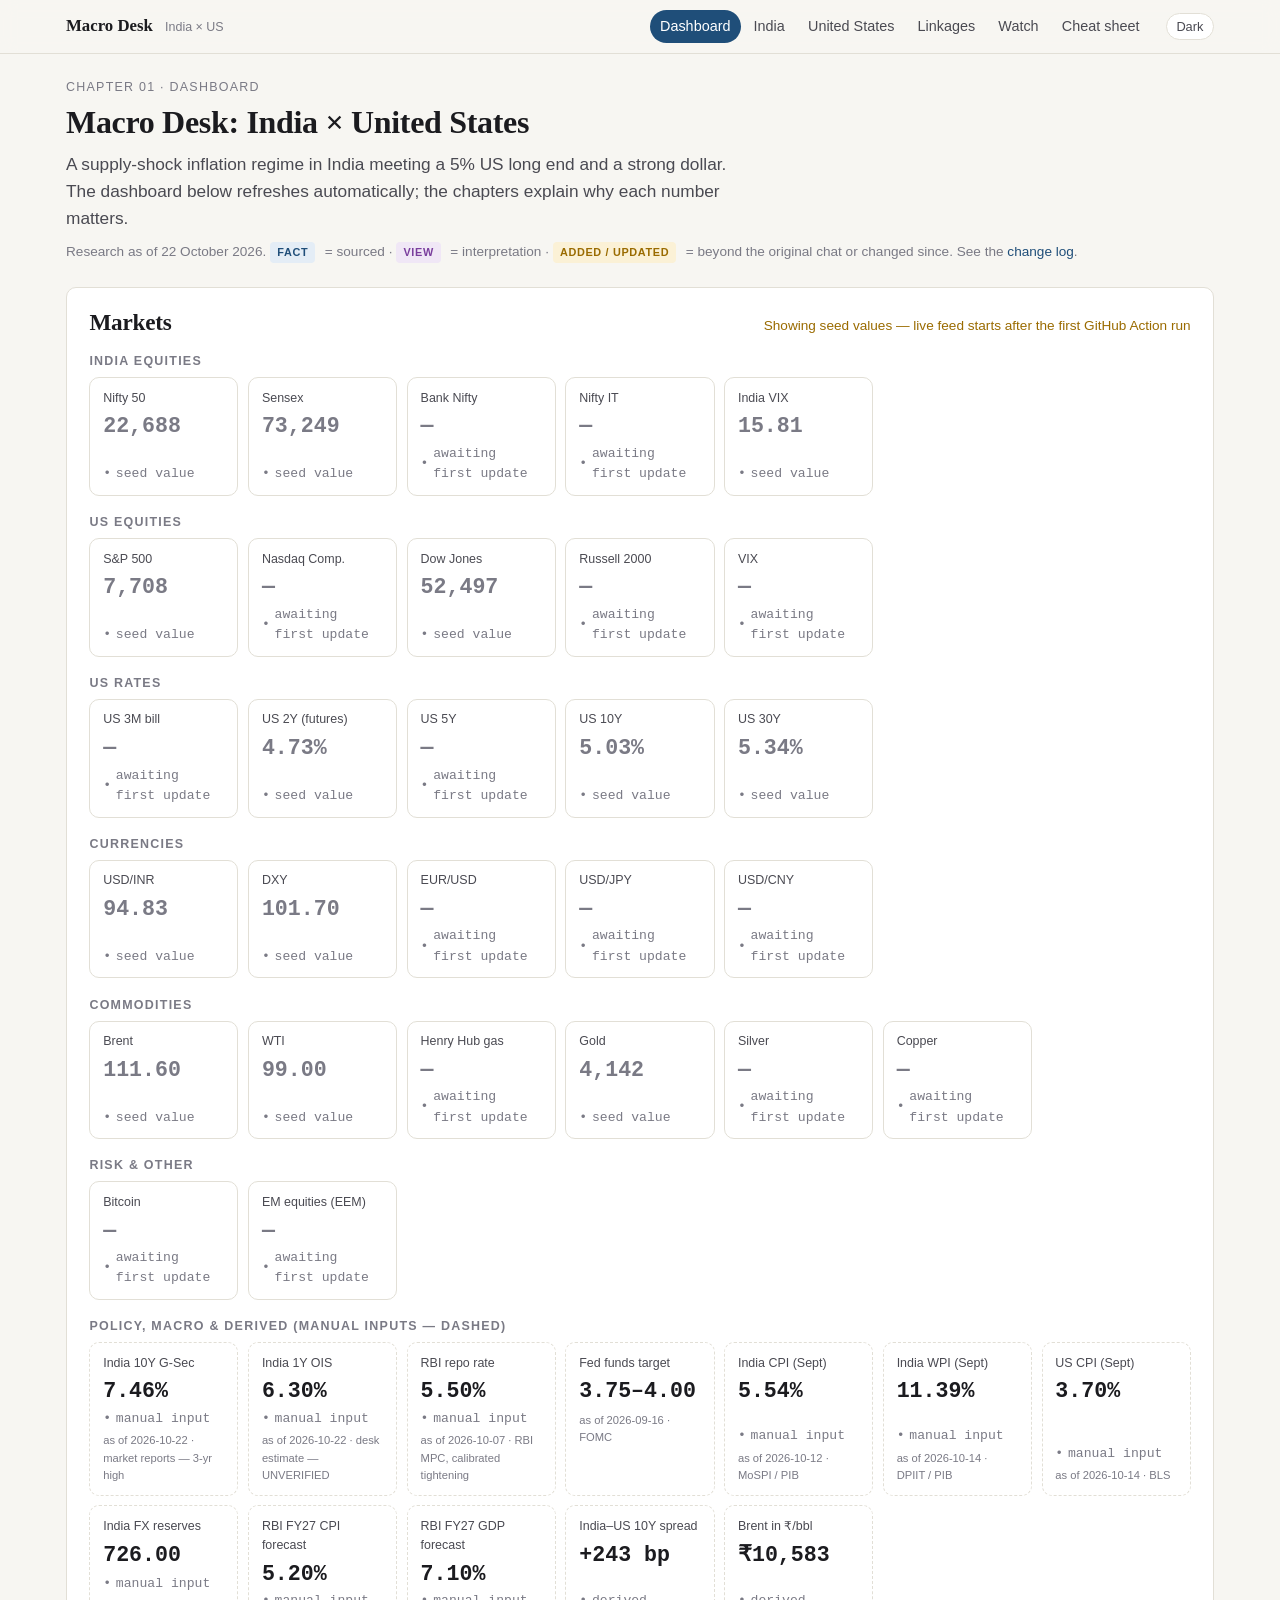
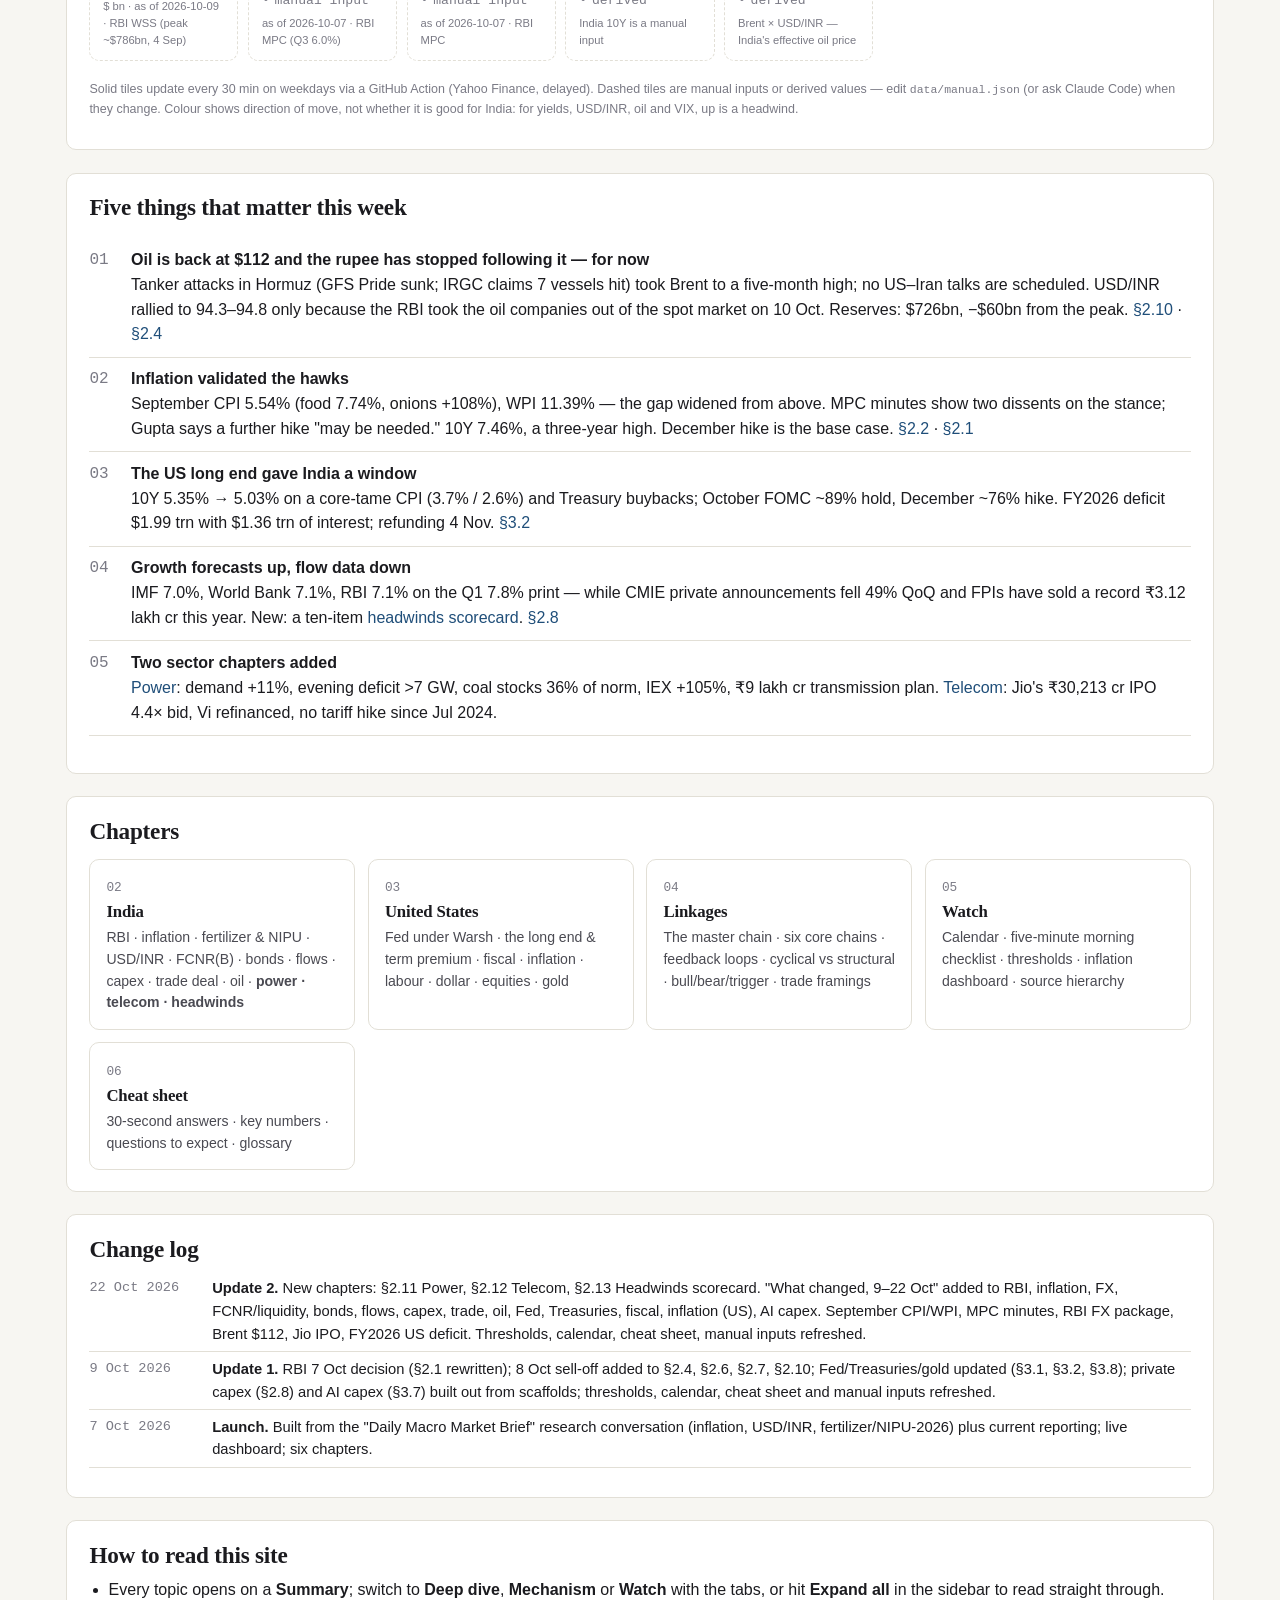
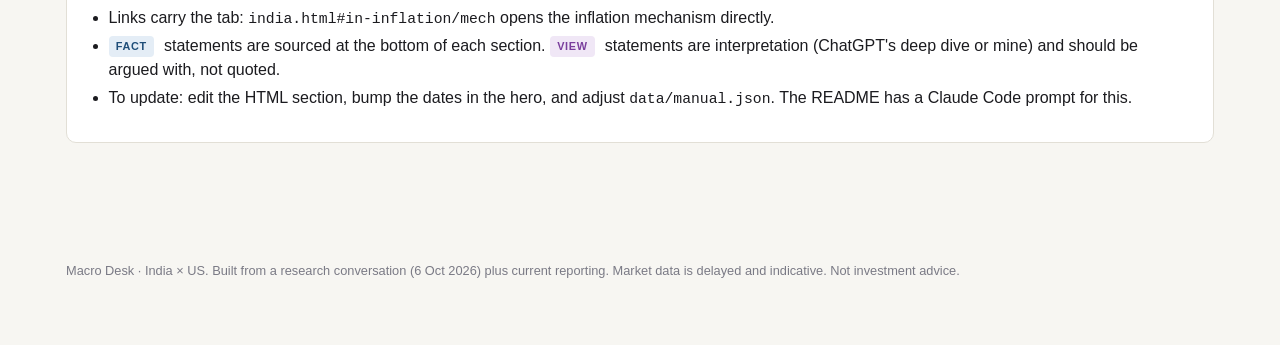
<file: index.html>
<!doctype html>
<html lang="en">
<head>
<meta charset="utf-8">
<meta name="viewport" content="width=device-width, initial-scale=1">
<title>Macro Desk — India × US</title>
<meta name="description" content="A desk briefing on India and US macro: live market dashboard, deep dives on inflation, rates, FX, fertilizer, flows and the causal chains that connect them.">
<link rel="stylesheet" href="assets/style.css">
</head>
<body>
<header class="topbar"><div class="inner">
  <a class="brand" href="index.html">Macro Desk <small>India × US</small></a>
  <nav class="nav">
    <a href="index.html">Dashboard</a><a href="india.html">India</a><a href="us.html">United States</a><a href="linkages.html">Linkages</a><a href="watch.html">Watch</a><a href="cheatsheet.html">Cheat sheet</a>
  </nav>
  <button id="themeBtn" class="theme-btn" type="button">Dark</button>
</div></header>

<main class="page">
<div class="hero">
  <div class="kicker">Chapter 01 · Dashboard</div>
  <h1>Macro Desk: India × United States</h1>
  <p class="lede">A supply-shock inflation regime in India meeting a 5% US long end and a strong dollar. The dashboard below refreshes automatically; the chapters explain why each number matters.</p>
  <p class="meta">Research as of 22 October 2026. <span class="badge fact">Fact</span> = sourced · <span class="badge view">View</span> = interpretation · <span class="badge new">Added / Updated</span> = beyond the original chat or changed since. See the <a href="#changelog">change log</a>.</p>
</div>

<section class="section">
  <div class="dash-head"><h2>Markets</h2><span id="dashStamp" class="stamp">Loading…</span></div>
  <div id="dashboard"><p class="meta">Loading quotes…</p></div>
  <p id="fxEcb" class="legend"></p>
  <p class="legend">Solid tiles update every 30 min on weekdays via a GitHub Action (Yahoo Finance, delayed). Dashed tiles are manual inputs or derived values — edit <code>data/manual.json</code> (or ask Claude Code) when they change. Colour shows direction of move, not whether it is good for India: for yields, USD/INR, oil and VIX, up is a headwind.</p>
</section>

<section class="section">
  <h2>Five things that matter this week</h2>
  <ol class="five">
    <li><div><b>Oil is back at $112 and the rupee has stopped following it — for now</b> Tanker attacks in Hormuz (GFS Pride sunk; IRGC claims 7 vessels hit) took Brent to a five-month high; no US–Iran talks are scheduled. USD/INR rallied to 94.3–94.8 only because the RBI took the oil companies out of the spot market on 10 Oct. Reserves: $726bn, −$60bn from the peak. <a href="india.html#in-oil">§2.10</a> · <a href="india.html#in-fx">§2.4</a></div></li>
    <li><div><b>Inflation validated the hawks</b> September CPI 5.54% (food 7.74%, onions +108%), WPI 11.39% — the gap widened from above. MPC minutes show two dissents on the stance; Gupta says a further hike "may be needed." 10Y 7.46%, a three-year high. December hike is the base case. <a href="india.html#in-inflation">§2.2</a> · <a href="india.html#in-rbi">§2.1</a></div></li>
    <li><div><b>The US long end gave India a window</b> 10Y 5.35% → 5.03% on a core-tame CPI (3.7% / 2.6%) and Treasury buybacks; October FOMC ~89% hold, December ~76% hike. FY2026 deficit $1.99 trn with $1.36 trn of interest; refunding 4 Nov. <a href="us.html#us-treasuries">§3.2</a></div></li>
    <li><div><b>Growth forecasts up, flow data down</b> IMF 7.0%, World Bank 7.1%, RBI 7.1% on the Q1 7.8% print — while CMIE private announcements fell 49% QoQ and FPIs have sold a record ₹3.12 lakh cr this year. New: a ten-item <a href="india.html#in-headwinds">headwinds scorecard</a>. <a href="india.html#in-capex">§2.8</a></div></li>
    <li><div><b>Two sector chapters added</b> <a href="india.html#in-power">Power</a>: demand +11%, evening deficit &gt;7 GW, coal stocks 36% of norm, IEX +105%, ₹9 lakh cr transmission plan. <a href="india.html#in-telecom">Telecom</a>: Jio's ₹30,213 cr IPO 4.4× bid, Vi refinanced, no tariff hike since Jul 2024.</div></li>
  </ol>
</section>

<section class="section">
  <h2>Chapters</h2>
  <div class="chapters">
    <a class="chapter" href="india.html"><span class="n">02</span><h3>India</h3><p>RBI · inflation · fertilizer &amp; NIPU · USD/INR · FCNR(B) · bonds · flows · capex · trade deal · oil · <b>power · telecom · headwinds</b></p></a>
    <a class="chapter" href="us.html"><span class="n">03</span><h3>United States</h3><p>Fed under Warsh · the long end &amp; term premium · fiscal · inflation · labour · dollar · equities · gold</p></a>
    <a class="chapter" href="linkages.html"><span class="n">04</span><h3>Linkages</h3><p>The master chain · six core chains · feedback loops · cyclical vs structural · bull/bear/trigger · trade framings</p></a>
    <a class="chapter" href="watch.html"><span class="n">05</span><h3>Watch</h3><p>Calendar · five-minute morning checklist · thresholds · inflation dashboard · source hierarchy</p></a>
    <a class="chapter" href="cheatsheet.html"><span class="n">06</span><h3>Cheat sheet</h3><p>30-second answers · key numbers · questions to expect · glossary</p></a>
  </div>
</section>

<section class="section" id="changelog">
  <h2>Change log</h2>
  <ul class="timeline">
    <li><span class="d">22 Oct 2026</span><span><b>Update 2.</b> New chapters: §2.11 Power, §2.12 Telecom, §2.13 Headwinds scorecard. "What changed, 9–22 Oct" added to RBI, inflation, FX, FCNR/liquidity, bonds, flows, capex, trade, oil, Fed, Treasuries, fiscal, inflation (US), AI capex. September CPI/WPI, MPC minutes, RBI FX package, Brent $112, Jio IPO, FY2026 US deficit. Thresholds, calendar, cheat sheet, manual inputs refreshed.</span></li>
    <li><span class="d">9 Oct 2026</span><span><b>Update 1.</b> RBI 7 Oct decision (§2.1 rewritten); 8 Oct sell-off added to §2.4, §2.6, §2.7, §2.10; Fed/Treasuries/gold updated (§3.1, §3.2, §3.8); private capex (§2.8) and AI capex (§3.7) built out from scaffolds; thresholds, calendar, cheat sheet and manual inputs refreshed.</span></li>
    <li><span class="d">7 Oct 2026</span><span><b>Launch.</b> Built from the "Daily Macro Market Brief" research conversation (inflation, USD/INR, fertilizer/NIPU-2026) plus current reporting; live dashboard; six chapters.</span></li>
  </ul>
</section>

<section class="section">
  <h2>How to read this site</h2>
  <ul class="tight">
    <li>Every topic opens on a <b>Summary</b>; switch to <b>Deep dive</b>, <b>Mechanism</b> or <b>Watch</b> with the tabs, or hit <b>Expand all</b> in the sidebar to read straight through.</li>
    <li>Links carry the tab: <code>india.html#in-inflation/mech</code> opens the inflation mechanism directly.</li>
    <li><span class="badge fact">Fact</span> statements are sourced at the bottom of each section. <span class="badge view">View</span> statements are interpretation (ChatGPT's deep dive or mine) and should be argued with, not quoted.</li>
    <li>To update: edit the HTML section, bump the dates in the hero, and adjust <code>data/manual.json</code>. The README has a Claude Code prompt for this.</li>
  </ul>
</section>
</main>
<footer>Macro Desk · India × US. Built from a research conversation (6 Oct 2026) plus current reporting. Market data is delayed and indicative. Not investment advice.</footer>
<script src="assets/app.js"></script>
</body>
</html>
</file>
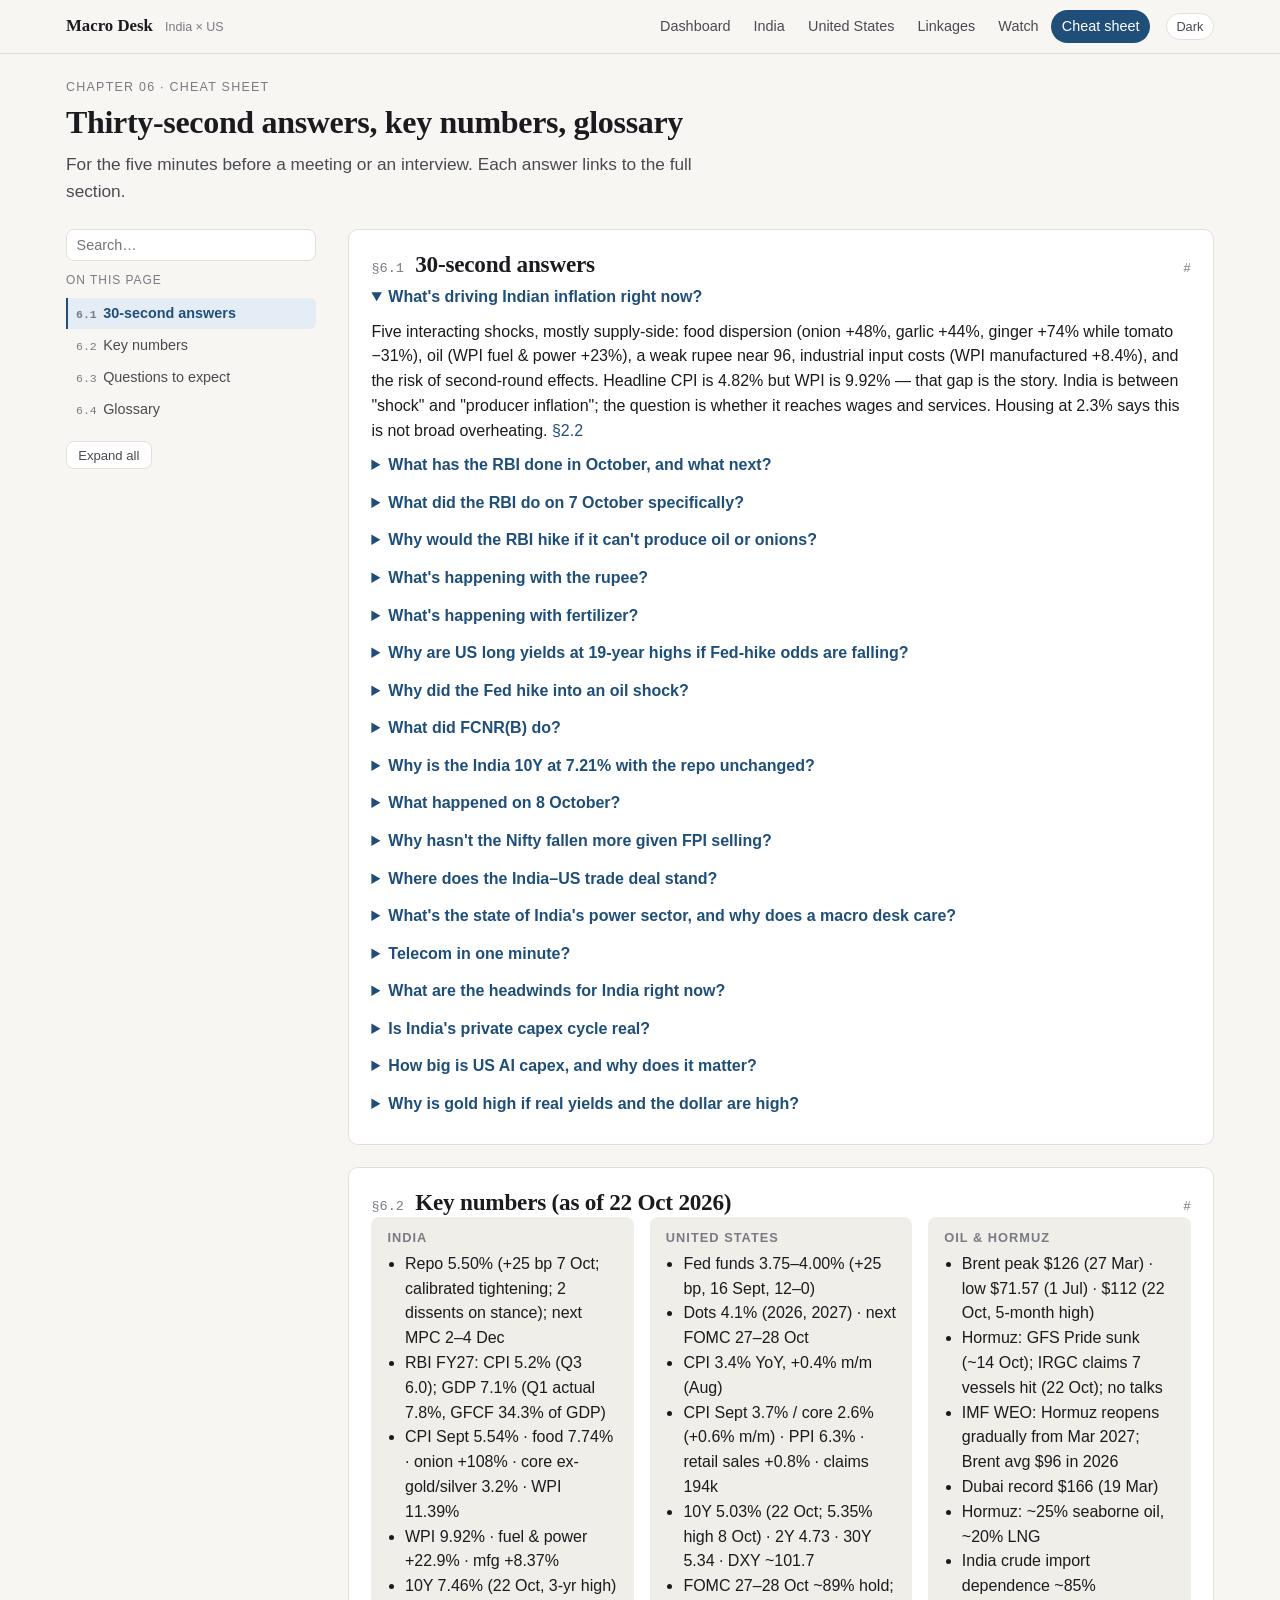
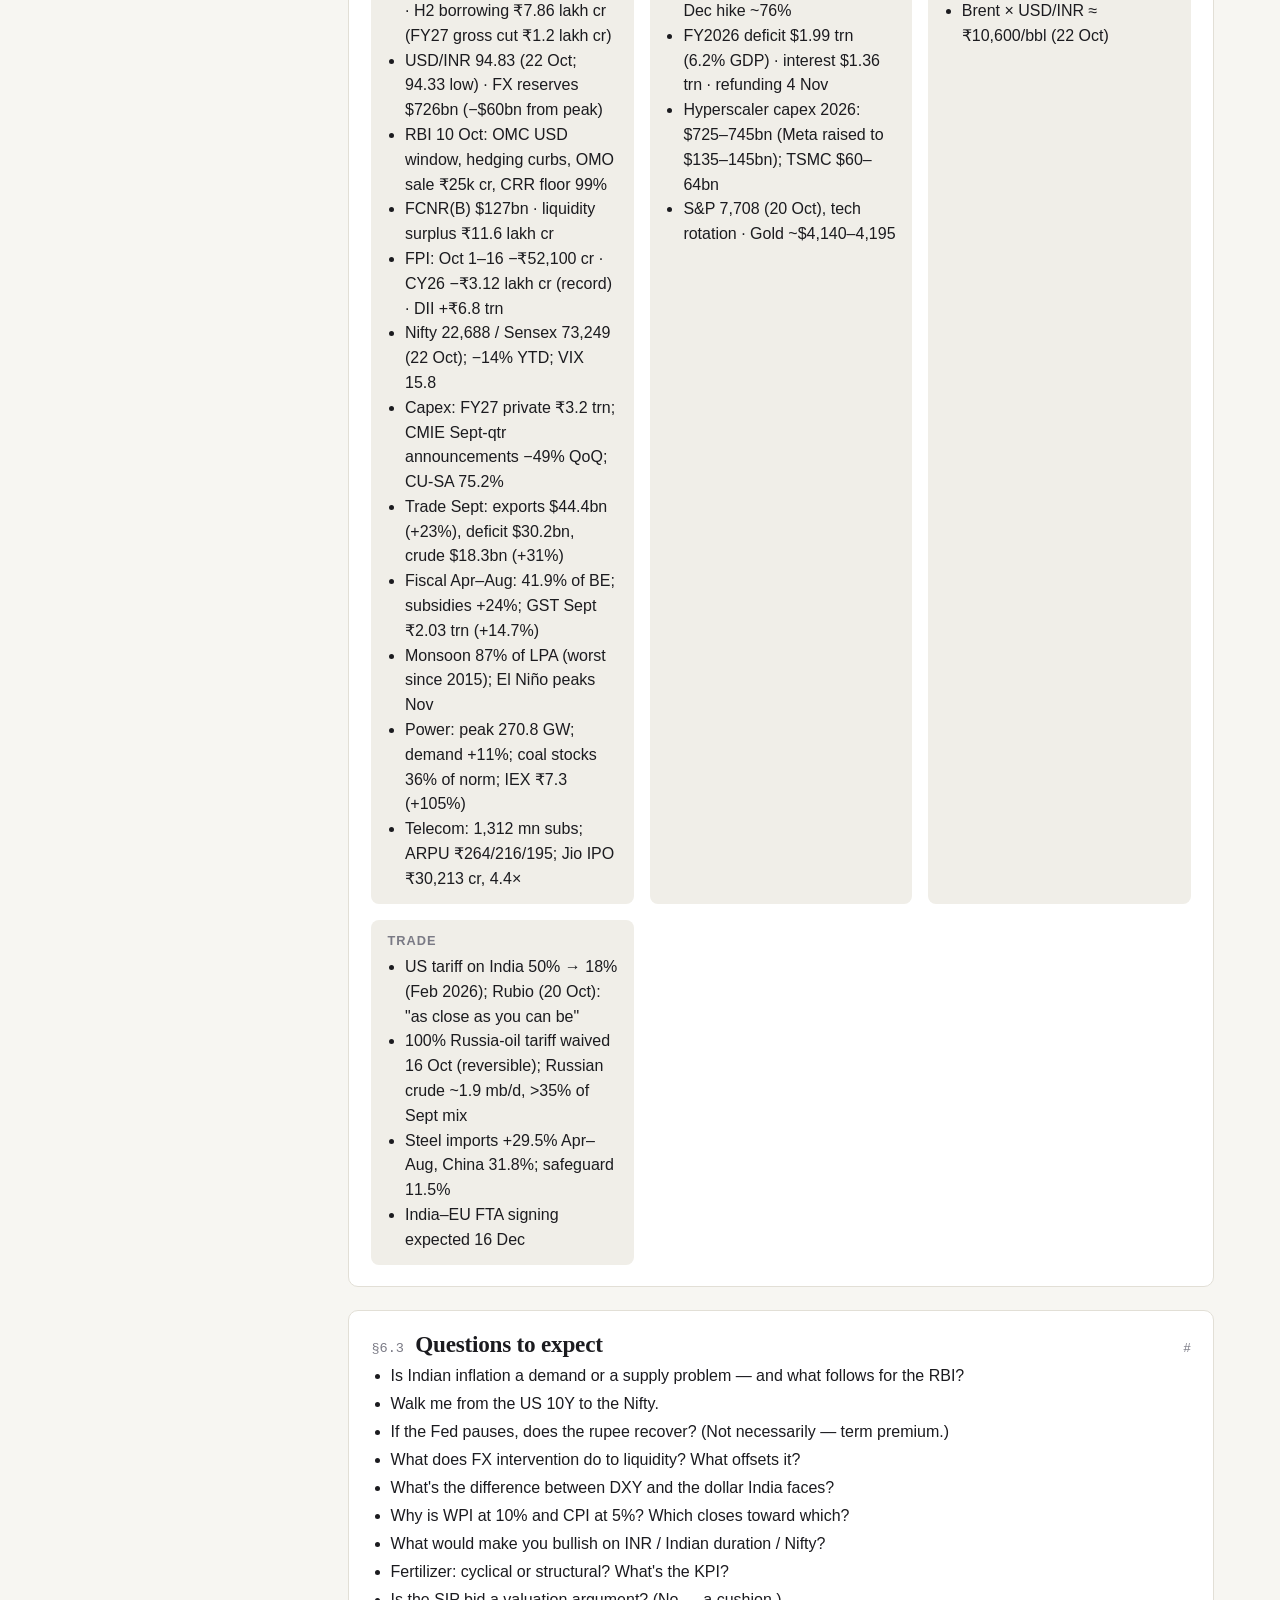
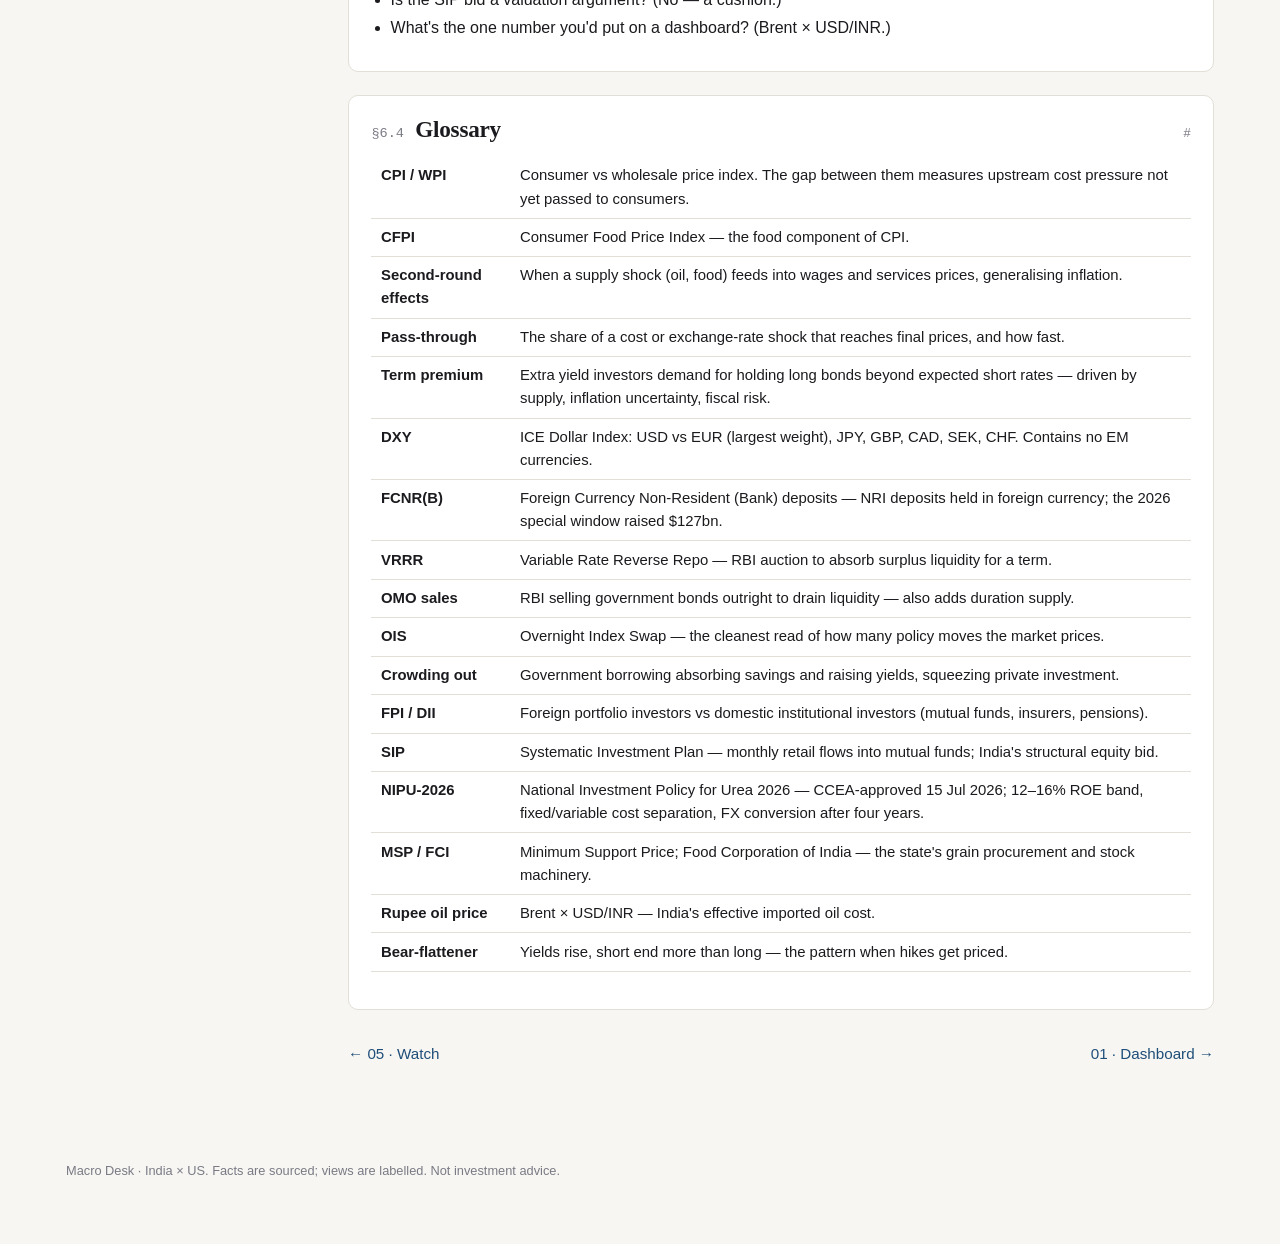
<file: cheatsheet.html>
<!doctype html>
<html lang="en">
<head>
<meta charset="utf-8">
<meta name="viewport" content="width=device-width, initial-scale=1">
<title>Cheat sheet — Macro Desk</title>
<meta name="description" content="30-second answers, key numbers and a glossary for India–US macro.">
<link rel="stylesheet" href="assets/style.css">
</head>
<body>
<header class="topbar"><div class="inner">
  <a class="brand" href="index.html">Macro Desk <small>India × US</small></a>
  <nav class="nav">
    <a href="index.html">Dashboard</a><a href="india.html">India</a><a href="us.html">United States</a><a href="linkages.html">Linkages</a><a href="watch.html">Watch</a><a href="cheatsheet.html">Cheat sheet</a>
  </nav>
  <button id="themeBtn" class="theme-btn" type="button">Dark</button>
</div></header>

<main class="page">
<div class="hero">
  <div class="kicker">Chapter 06 · Cheat sheet</div>
  <h1>Thirty-second answers, key numbers, glossary</h1>
  <p class="lede">For the five minutes before a meeting or an interview. Each answer links to the full section.</p>
</div>

<div class="layout">
<aside class="toc">
  <input id="pageSearch" class="search" type="search" placeholder="Search…" aria-label="Search this page">
  <div class="toc-title">On this page</div>
  <a href="#cs-answers"><span class="num">6.1</span>30-second answers</a>
  <a href="#cs-numbers"><span class="num">6.2</span>Key numbers</a>
  <a href="#cs-questions"><span class="num">6.3</span>Questions to expect</a>
  <a href="#cs-glossary"><span class="num">6.4</span>Glossary</a>
  <div class="toc-tools"><button id="expandAll" class="btn" type="button">Expand all</button></div>
</aside>

<div class="content">

<section class="section" id="cs-answers">
  <header><span class="secnum">§6.1</span><h2>30-second answers</h2><a class="anchor-link" href="#cs-answers">#</a></header>

  <details open><summary>What's driving Indian inflation right now?</summary>
  <p>Five interacting shocks, mostly supply-side: food dispersion (onion +48%, garlic +44%, ginger +74% while tomato −31%), oil (WPI fuel &amp; power +23%), a weak rupee near 96, industrial input costs (WPI manufactured +8.4%), and the risk of second-round effects. Headline CPI is 4.82% but WPI is 9.92% — that gap is the story. India is between "shock" and "producer inflation"; the question is whether it reaches wages and services. Housing at 2.3% says this is not broad overheating. <a href="india.html#in-inflation">§2.2</a></p></details>

  <details><summary>What has the RBI done in October, and what next?</summary>
  <p>Three things. <b>7 Oct:</b> hiked 25 bp to 5.50% (unanimous), stance to "calibrated tightening" (4–2), FY27 CPI 5.2% (Q3 6.0%), GDP 7.1%; "hike or pause," cuts off the table. <b>10 Oct:</b> an FX/liquidity package — special dollar window for IOC/HPCL/BPCL, 20% FX risk reserve on INR hedges, no-underlying hedge cap cut to $5 mn, ₹25,000 cr OMO sale, daily CRR floor to 99% — which took the rupee from 96.7 to 94.3. <b>21 Oct:</b> minutes showed Kumar and Singh dissenting on the stance (supply-driven inflation; risk to investment) while DG Gupta said a further hike "may be needed." With September CPI at 5.54% and WPI 11.39%, December (2–4 Dec) is a hike unless oil breaks. <a href="india.html#in-rbi">§2.1</a></p></details>

  <details><summary>What did the RBI do on 7 October specifically?</summary>
  <p>Hiked 25 bp to 5.50% (unanimous) — the first hike in nearly four years — and moved the stance from neutral to "calibrated tightening" (4–2 on the stance). FY27 CPI raised to 5.2% with Q3 at 6.0%; FY27 GDP raised to 7.1% (Q1 printed 7.8%). Core ex-precious-metals at 2.9% is the "not yet generalised" evidence. Guidance: "the policy action ahead can only be a rate hike or a pause"; cuts off the table. Market: 10Y +5 bp to 7.27%, rupee flat at 96.36, Nifty −0.6%. The next day oil and US yields did the damage, not the RBI. Goldman: hikes in December and February. <a href="india.html#in-rbi">§2.1</a></p></details>

  <details><summary>Why would the RBI hike if it can't produce oil or onions?</summary>
  <p>Second-round effects and expectations. If households assume 6–7% inflation, wage demands and pre-emptive price rises make it self-fulfilling. The government fights the source (duty cuts, stock releases); the RBI stops the spread. A hike also narrows the rate gap with 5.3% Treasuries, which helps the rupee. The RBI had already tightened via liquidity (VRRR, OMO sales, FX sales) before the 7 Oct repo hike. <a href="india.html#in-rbi">§2.1</a></p></details>

  <details><summary>What's happening with the rupee?</summary>
  <p>It broke 97 on 8 October (97.13), the day after the RBI hiked — because four forces fired together: 5.35% US Treasuries raising the hurdle rate for all EM assets; euro-led dollar strength (DXY is a euro index); $105 oil creating refiner dollar demand; and FPI selling (₹31,282 cr in eight sessions), which is itself FX selling. A 25 bp hike cannot offset a simultaneous move in oil and the US long end; the RBI smooths the path, not the level. The variable at the top of the chain is the US long end, not DXY. <a href="india.html#in-fx">§2.4</a></p></details>

  <details><summary>What's happening with fertilizer?</summary>
  <p>Two stories. Cyclical: Hormuz raised gas, urea and shipping costs while India imports ~25% of its urea; because farm prices are subsidised, that showed up as fiscal pressure, not CPI. Structural: NIPU-2026 (approved 15 July) tries to end that exposure with a 12–16% ROE band, fixed/variable cost separation and an FX fix; ~₹2.04 trillion of proposals for 8–9 plants. The test is whether proposals become commissioned capacity. <a href="india.html#in-fertilizer">§2.3</a></p></details>

  <details><summary>Why are US long yields at 19-year highs if Fed-hike odds are falling?</summary>
  <p>Because the long end is pricing fiscal risk and supply, not just the Fed: debt ~$41 trillion, deficits &gt;$2 trillion, QT, a price-sensitive marginal buyer. The term premium is the swing factor. That is why a Fed pause alone may not rescue EM: the 10Y can stay ~5% and the dollar stays supported. <a href="us.html#us-treasuries">§3.2</a></p></details>

  <details><summary>Why did the Fed hike into an oil shock?</summary>
  <p>Inflation had been above target for five years, so expectations were fragile; the labour market (4.1% unemployment, +162k) could take it; and the Hormuz shock persisted. Warsh: inflation "too high, and has been for too long." 25 bp to 3.75–4.00% on 16 Sept, 12–0, dots at 4.1% for 2026–27. <a href="us.html#us-fed">§3.1</a></p></details>

  <details><summary>What did FCNR(B) do?</summary>
  <p>Raised $127bn (4.9× 2013) of 3–5 year NRI dollar deposits with RBI-subsidised hedging and CRR/SLR exemptions. It gave record reserves ($740.8bn) and rupee support — and a record ₹11.6 lakh crore liquidity surplus that the RBI is draining with VRRR and OMO sales. That drain is why short rates and the 10Y rose before any repo move. <a href="india.html#in-fcnr">§2.5</a></p></details>

  <details><summary>Why is the India 10Y at 7.21% with the repo unchanged?</summary>
  <p>Three forces on the long end: hike pricing (1Y OIS 6.21%), duration supply (~₹8 trillion H2 issuance plus RBI OMO sales), and a thinner foreign bid as the hedged spread to 5.3% Treasuries compresses. It is a pressure range (7.4–7.5% if it persists), not a fiscal-credibility event. <a href="india.html#in-bonds">§2.6</a></p></details>

  <details><summary>What happened on 8 October?</summary>
  <p>An oil-and-rates sell-off, not an earnings one: Brent +5% to $105.30 on US–Iran escalation reports and Houthi strikes on Saudi airports; US 10Y 5.35% after FOMC minutes and Waller pointed to more hikes; USD/INR 97.13; FPIs still selling; the RBI hike repricing rate-sensitives. Sensex −1,045 (−1.44%) to 71,593, Nifty −371 (−1.64%) to 22,231, India VIX +10%, Metal and Realty −3%+, mid/small caps −2%+. Gainers: Infosys, HCL Tech, Axis Bank — the IT/USD-revenue hedge worked. <a href="india.html#in-flows">§2.7</a></p></details>

  <details><summary>Why hasn't the Nifty fallen more given FPI selling?</summary>
  <p>Domestic institutions. FPIs measure returns in dollars and are hit twice (P/E compression from 5.3% Treasuries, plus INR). DIIs measure in rupees; SIP inflows are sticky. FPI sells / DII buys is the defining pattern. <a href="india.html#in-flows">§2.7</a></p></details>

  <details><summary>Where does the India–US trade deal stand?</summary>
  <p>February 2026 framework cut US tariffs on Indian goods from 50% to 18% and removed the Russian-oil penalty. Both sides confirm the 18%; Delhi has not confirmed zero tariffs, the $500bn purchase target or ending Russian oil. The legal text is still pending; India says it hinges on a preferential rate. <a href="india.html#in-trade">§2.9</a></p></details>

  <details><summary>What's the state of India's power sector, and why does a macro desk care?</summary>
  <p>Demand is running +11% with a record 270.8 GW peak; hydro fell 20% on the monsoon and LNG at $26 idled the gas fleet, so coal PLF hit 69% and plant stocks fell to 36% of norm — evening-peak shortfalls topped 7 GW in September and IEX prices doubled (₹7.3/unit). Discoms owe gencos ₹85,700 cr again. The build-out is the biggest capex pipeline in the economy — ₹9.16 lakh cr of transmission to 2032, 44 GW of coal under construction, 290 GWh of storage tendered, nuclear to 100 GW by 2047 — but transmission is 42% behind its ckm target and 44.8 GW of RE has no PPA. Macro links: coal imports add to the CAD/INR chain, power costs feed WPI and state budgets, and every quarter of delay at a 7.46% 10Y is a cost-of-capital event. <a href="india.html#in-power">§2.11</a></p></details>

  <details><summary>Telecom in one minute?</summary>
  <p>Three-player market: Jio 39%, Airtel 38%, Vi 15% of 1.31 bn subscribers, both leaders adding ~2 mn a month; ARPU ₹264/₹216/₹195; 5G fixed-wireless 13.5 mn homes. No tariff hike since July 2024 despite expectations of 16–20% in 2026. Jio Platforms' ₹30,213 cr IPO (largest ever, ~₹10.3 lakh cr mcap) is 4.4× subscribed — ~₹3 trn of application money locked until ~27 Oct is a liquidity event in an already-drained system. Vi's AGR dues were cut 27% to ₹64,046 cr and an SBI-led $3.5bn package unlocks ₹45,000 cr of capex (equipment-import heavy, INR-sensitive). Satcom pricing is at Cabinet; no spectrum auction in 2026. <a href="india.html#in-telecom">§2.12</a></p></details>

  <details><summary>What are the headwinds for India right now?</summary>
  <p>Ten, ranked: (1) oil at $110–112 with Hormuz closed — CAD, rupee, subsidies, WPI 11.4%; (2) record FPI outflows ₹3.12 lakh cr and reserves down $60bn; (3) inflation 5.54% → calibrated tightening, 10Y 7.46%; (4) fiscal slippage — deficit 41.9% of BE by August, subsidies +24%, fertilizer/LPG overshoot ₹1.2–1.4 lakh cr; (5) monsoon 13% deficient with El Niño peaking; (6) private capex announcements −49% QoQ; (7) the unfinished US deal and the reversible Russia-oil tariff waiver; (8) bank NIM compression (HDFC 3.16%) with credit outpacing deposits; (9) Chinese steel dumping; (10) the evening power deficit. Against them: Q1 GDP 7.8% with GFCF 34.3% of GDP, public capex +18%, GST +14.7%, remittances $43bn a quarter, DII buying ₹6.8 trn — which is why IMF, World Bank and RBI all upgraded to 7.0–7.1% in October. The gap between upgraded forecasts and deteriorating flow data is the story. <a href="india.html#in-headwinds">§2.13</a></p></details>

  <details><summary>Is India's private capex cycle real?</summary>
  <p>Real but pausing. RBI's September Bulletin: ₹3.2 trn planned for FY27 (from ₹2.6 trn), record ₹4.4 trn sanctioned in FY26, distress under 0.1%, industrial bank credit +₹6 lakh cr; Q1 FY27 GFCF +11.9% real to 34.3% of GDP. But CMIE's September quarter shows private announcements −49% QoQ (manufacturing −32% YoY), capacity utilisation slipping to 75.2% SA, and capital-goods orders ex-L&amp;T −10%. Public capex (+18%) and data centres (now 4.5% of GDP of investment, Nomura) are carrying the cycle while private manufacturing waits out oil, rates (10Y 7.46%) and input-cost inflation. <a href="india.html#in-capex">§2.8</a></p></details>

  <details><summary>How big is US AI capex, and why does it matter?</summary>
  <p>$720–745bn of 2026 capex guidance across Alphabet ($195–205bn), Amazon (~$220bn), Microsoft (~$175bn) and Meta ($130–145bn); ~$303bn spent in H1; all guiding higher for 2027. It is why the S&amp;P sat at record highs with a 5.3% 10Y — earnings growth is concentrated in the build-out. Risks: cash leaves before costs hit earnings (Amazon FCF −$7.6bn), useful-life accounting, power constraints, concentration. India angle: IT services, GCCs, domestic data-centre capex. <a href="us.html#us-equities">§3.7</a></p></details>

  <details><summary>Why is gold high if real yields and the dollar are high?</summary>
  <p>It's less high than it was: ~$4,120 on 8 Oct, a nine-week low the day before, and about 20% below its pre-war level. Through the summer it resisted the textbook on hedge demand against war and fiscal risk plus central-bank buying; the retracement says real yields are now winning. For India, gold × USD/INR means domestic prices rise even when USD gold is flat — showing up in CPI (jewellery +35.5%, silver +107%) and the import bill. <a href="us.html#us-gold">§3.8</a></p></details>
</section>

<section class="section" id="cs-numbers">
  <header><span class="secnum">§6.2</span><h2>Key numbers (as of 22 Oct 2026)</h2><a class="anchor-link" href="#cs-numbers">#</a></header>
  <div class="grid2">
    <div class="card"><h4>India</h4><ul>
      <li>Repo 5.50% (+25 bp 7 Oct; calibrated tightening; 2 dissents on stance); next MPC 2–4 Dec</li><li>RBI FY27: CPI 5.2% (Q3 6.0); GDP 7.1% (Q1 actual 7.8%, GFCF 34.3% of GDP)</li><li>CPI Sept 5.54% · food 7.74% · onion +108% · core ex-gold/silver 3.2% · WPI 11.39%</li><li>WPI 9.92% · fuel &amp; power +22.9% · mfg +8.37%</li>
      <li>10Y 7.46% (22 Oct, 3-yr high) · H2 borrowing ₹7.86 lakh cr (FY27 gross cut ₹1.2 lakh cr)</li><li>USD/INR 94.83 (22 Oct; 94.33 low) · FX reserves $726bn (−$60bn from peak)</li><li>RBI 10 Oct: OMC USD window, hedging curbs, OMO sale ₹25k cr, CRR floor 99%</li><li>FCNR(B) $127bn · liquidity surplus ₹11.6 lakh cr</li>
      <li>FPI: Oct 1–16 −₹52,100 cr · CY26 −₹3.12 lakh cr (record) · DII +₹6.8 trn</li><li>Nifty 22,688 / Sensex 73,249 (22 Oct); −14% YTD; VIX 15.8</li><li>Capex: FY27 private ₹3.2 trn; CMIE Sept-qtr announcements −49% QoQ; CU-SA 75.2%</li><li>Trade Sept: exports $44.4bn (+23%), deficit $30.2bn, crude $18.3bn (+31%)</li><li>Fiscal Apr–Aug: 41.9% of BE; subsidies +24%; GST Sept ₹2.03 trn (+14.7%)</li><li>Monsoon 87% of LPA (worst since 2015); El Niño peaks Nov</li><li>Power: peak 270.8 GW; demand +11%; coal stocks 36% of norm; IEX ₹7.3 (+105%)</li><li>Telecom: 1,312 mn subs; ARPU ₹264/216/195; Jio IPO ₹30,213 cr, 4.4×</li></ul></div>
    <div class="card"><h4>United States</h4><ul>
      <li>Fed funds 3.75–4.00% (+25 bp, 16 Sept, 12–0)</li><li>Dots 4.1% (2026, 2027) · next FOMC 27–28 Oct</li><li>CPI 3.4% YoY, +0.4% m/m (Aug)</li>
      <li>CPI Sept 3.7% / core 2.6% (+0.6% m/m) · PPI 6.3% · retail sales +0.8% · claims 194k</li><li>10Y 5.03% (22 Oct; 5.35% high 8 Oct) · 2Y 4.73 · 30Y 5.34 · DXY ~101.7</li><li>FOMC 27–28 Oct ~89% hold; Dec hike ~76%</li><li>FY2026 deficit $1.99 trn (6.2% GDP) · interest $1.36 trn · refunding 4 Nov</li><li>Hyperscaler capex 2026: $725–745bn (Meta raised to $135–145bn); TSMC $60–64bn</li><li>S&amp;P 7,708 (20 Oct), tech rotation · Gold ~$4,140–4,195</li></ul></div>
    <div class="card"><h4>Oil &amp; Hormuz</h4><ul>
      <li>Brent peak $126 (27 Mar) · low $71.57 (1 Jul) · $112 (22 Oct, 5-month high)</li><li>Hormuz: GFS Pride sunk (~14 Oct); IRGC claims 7 vessels hit (22 Oct); no talks</li><li>IMF WEO: Hormuz reopens gradually from Mar 2027; Brent avg $96 in 2026</li><li>Dubai record $166 (19 Mar)</li><li>Hormuz: ~25% seaborne oil, ~20% LNG</li><li>India crude import dependence ~85%</li><li>Brent × USD/INR ≈ ₹10,600/bbl (22 Oct)</li></ul></div>
    <div class="card"><h4>Trade</h4><ul>
      <li>US tariff on India 50% → 18% (Feb 2026); Rubio (20 Oct): "as close as you can be"</li><li>100% Russia-oil tariff waived 16 Oct (reversible); Russian crude ~1.9 mb/d, &gt;35% of Sept mix</li><li>Steel imports +29.5% Apr–Aug, China 31.8%; safeguard 11.5%</li><li>India–EU FTA signing expected 16 Dec</li></ul></div>
  </div>
</section>

<section class="section" id="cs-questions">
  <header><span class="secnum">§6.3</span><h2>Questions to expect</h2><a class="anchor-link" href="#cs-questions">#</a></header>
  <ul class="tight">
    <li>Is Indian inflation a demand or a supply problem — and what follows for the RBI?</li>
    <li>Walk me from the US 10Y to the Nifty.</li>
    <li>If the Fed pauses, does the rupee recover? (Not necessarily — term premium.)</li>
    <li>What does FX intervention do to liquidity? What offsets it?</li>
    <li>What's the difference between DXY and the dollar India faces?</li>
    <li>Why is WPI at 10% and CPI at 5%? Which closes toward which?</li>
    <li>What would make you bullish on INR / Indian duration / Nifty?</li>
    <li>Fertilizer: cyclical or structural? What's the KPI?</li>
    <li>Is the SIP bid a valuation argument? (No — a cushion.)</li>
    <li>What's the one number you'd put on a dashboard? (Brent × USD/INR.)</li>
  </ul>
</section>

<section class="section" id="cs-glossary">
  <header><span class="secnum">§6.4</span><h2>Glossary</h2><a class="anchor-link" href="#cs-glossary">#</a></header>
  <div class="table-wrap"><table><tbody>
    <tr><td><b>CPI / WPI</b></td><td>Consumer vs wholesale price index. The gap between them measures upstream cost pressure not yet passed to consumers.</td></tr>
    <tr><td><b>CFPI</b></td><td>Consumer Food Price Index — the food component of CPI.</td></tr>
    <tr><td><b>Second-round effects</b></td><td>When a supply shock (oil, food) feeds into wages and services prices, generalising inflation.</td></tr>
    <tr><td><b>Pass-through</b></td><td>The share of a cost or exchange-rate shock that reaches final prices, and how fast.</td></tr>
    <tr><td><b>Term premium</b></td><td>Extra yield investors demand for holding long bonds beyond expected short rates — driven by supply, inflation uncertainty, fiscal risk.</td></tr>
    <tr><td><b>DXY</b></td><td>ICE Dollar Index: USD vs EUR (largest weight), JPY, GBP, CAD, SEK, CHF. Contains no EM currencies.</td></tr>
    <tr><td><b>FCNR(B)</b></td><td>Foreign Currency Non-Resident (Bank) deposits — NRI deposits held in foreign currency; the 2026 special window raised $127bn.</td></tr>
    <tr><td><b>VRRR</b></td><td>Variable Rate Reverse Repo — RBI auction to absorb surplus liquidity for a term.</td></tr>
    <tr><td><b>OMO sales</b></td><td>RBI selling government bonds outright to drain liquidity — also adds duration supply.</td></tr>
    <tr><td><b>OIS</b></td><td>Overnight Index Swap — the cleanest read of how many policy moves the market prices.</td></tr>
    <tr><td><b>Crowding out</b></td><td>Government borrowing absorbing savings and raising yields, squeezing private investment.</td></tr>
    <tr><td><b>FPI / DII</b></td><td>Foreign portfolio investors vs domestic institutional investors (mutual funds, insurers, pensions).</td></tr>
    <tr><td><b>SIP</b></td><td>Systematic Investment Plan — monthly retail flows into mutual funds; India's structural equity bid.</td></tr>
    <tr><td><b>NIPU-2026</b></td><td>National Investment Policy for Urea 2026 — CCEA-approved 15 Jul 2026; 12–16% ROE band, fixed/variable cost separation, FX conversion after four years.</td></tr>
    <tr><td><b>MSP / FCI</b></td><td>Minimum Support Price; Food Corporation of India — the state's grain procurement and stock machinery.</td></tr>
    <tr><td><b>Rupee oil price</b></td><td>Brent × USD/INR — India's effective imported oil cost.</td></tr>
    <tr><td><b>Bear-flattener</b></td><td>Yields rise, short end more than long — the pattern when hikes get priced.</td></tr>
  </tbody></table></div>
</section>

<nav class="pager"><a href="watch.html">← 05 · Watch</a><a href="index.html">01 · Dashboard →</a></nav>
</div></div>
</main>
<footer>Macro Desk · India × US. Facts are sourced; views are labelled. Not investment advice.</footer>
<script src="assets/app.js"></script>
</body>
</html>
</file>
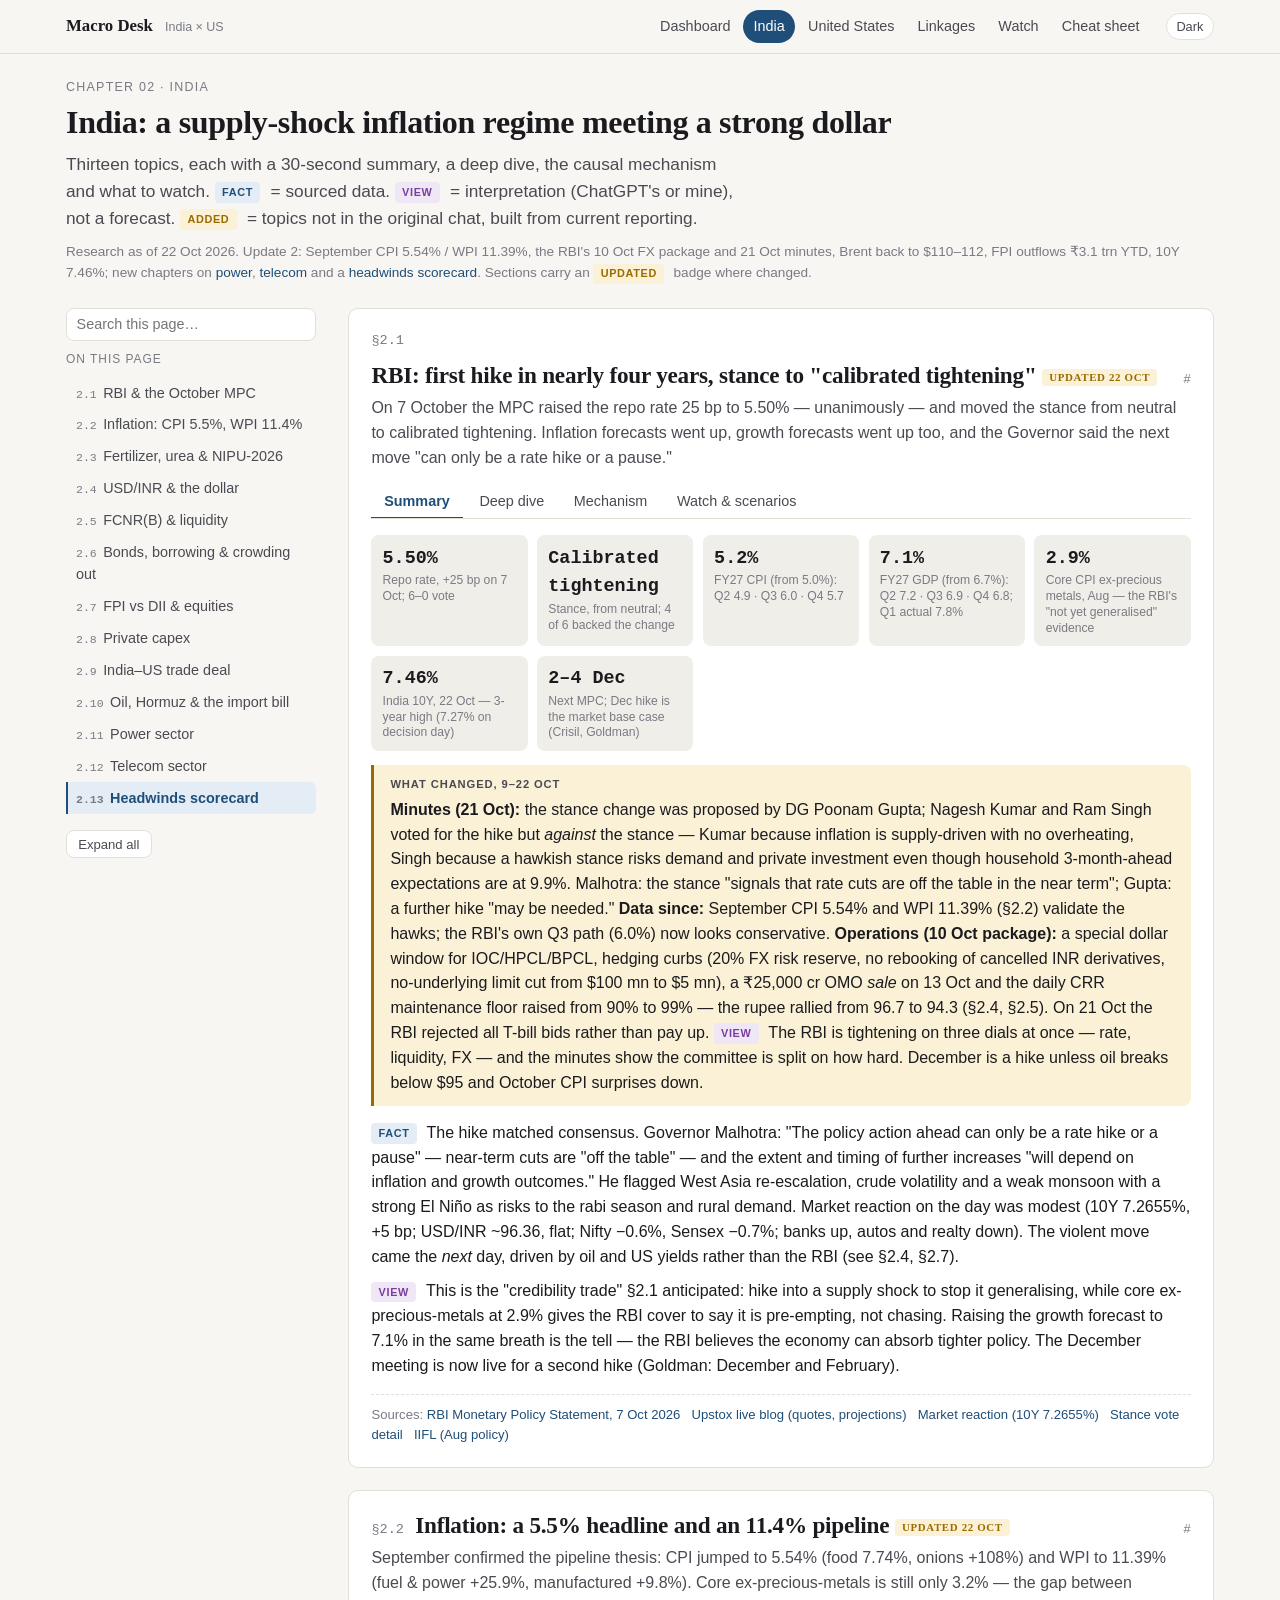
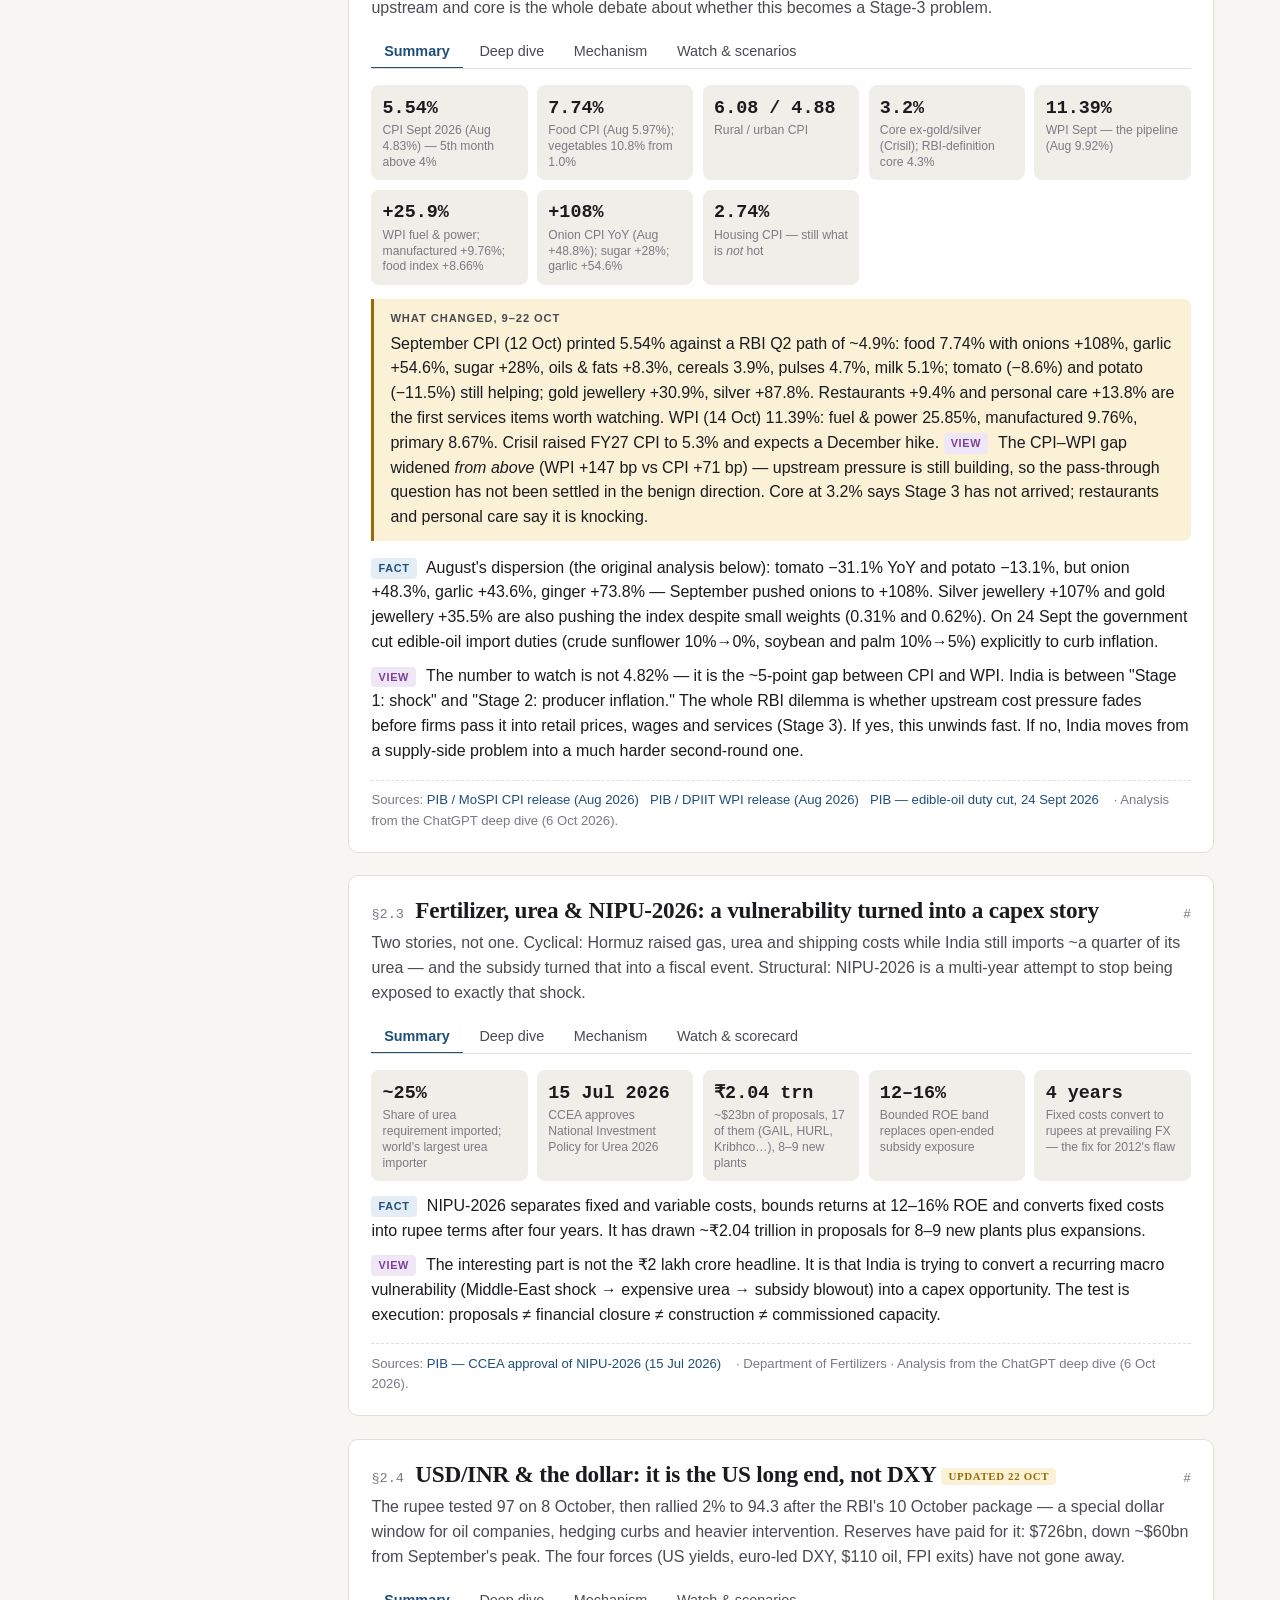
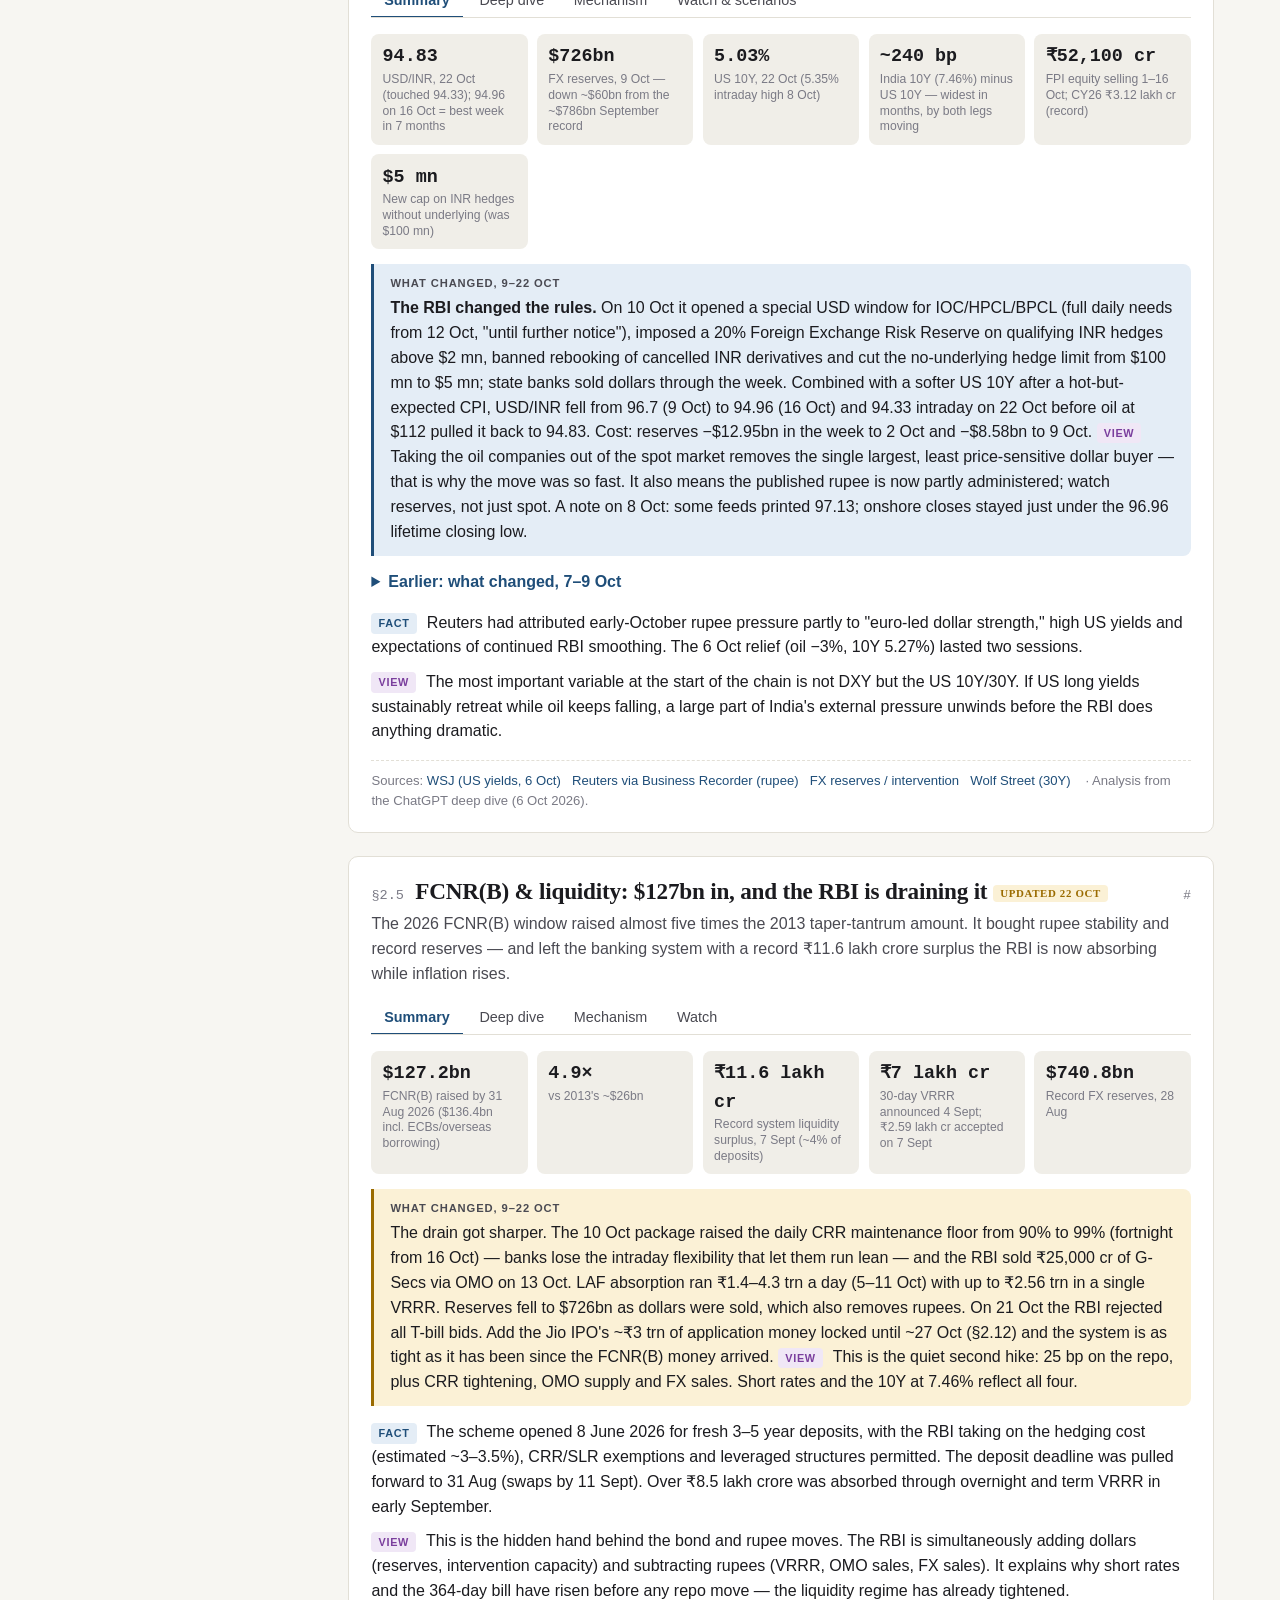
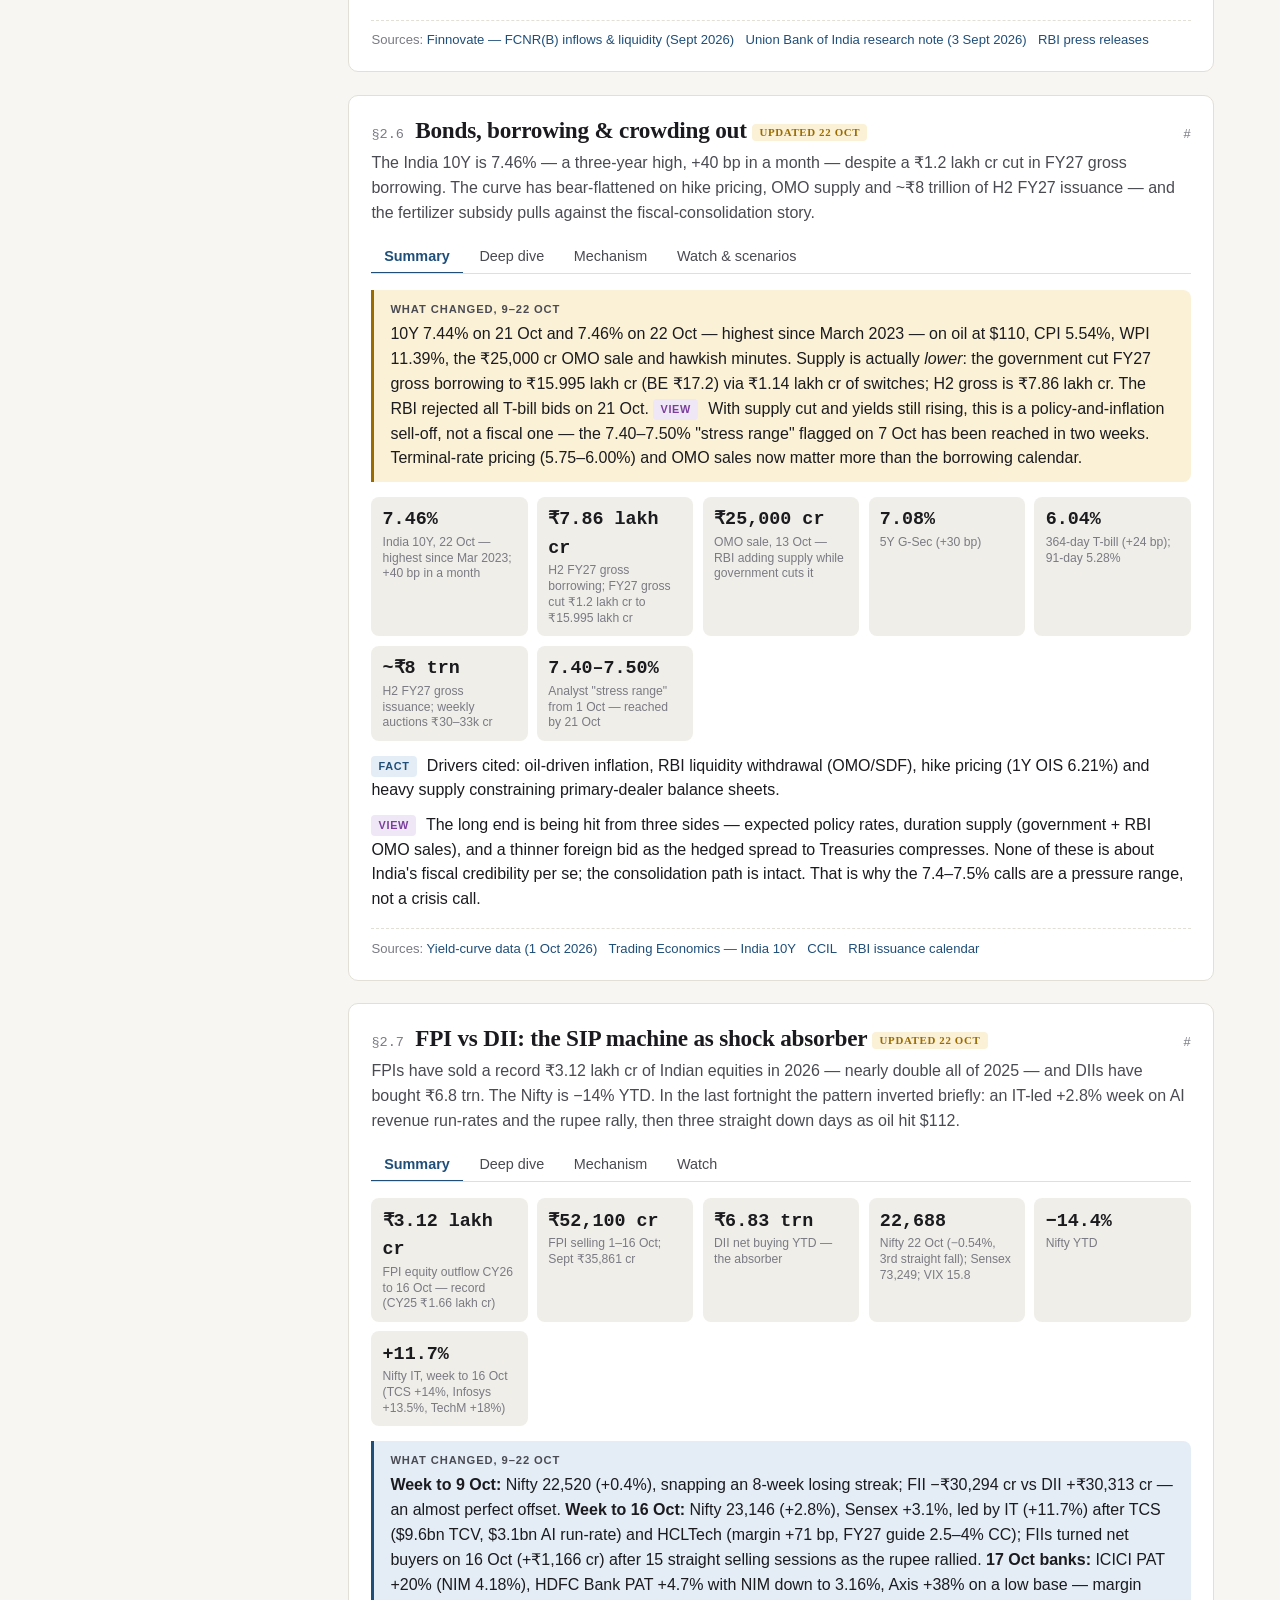
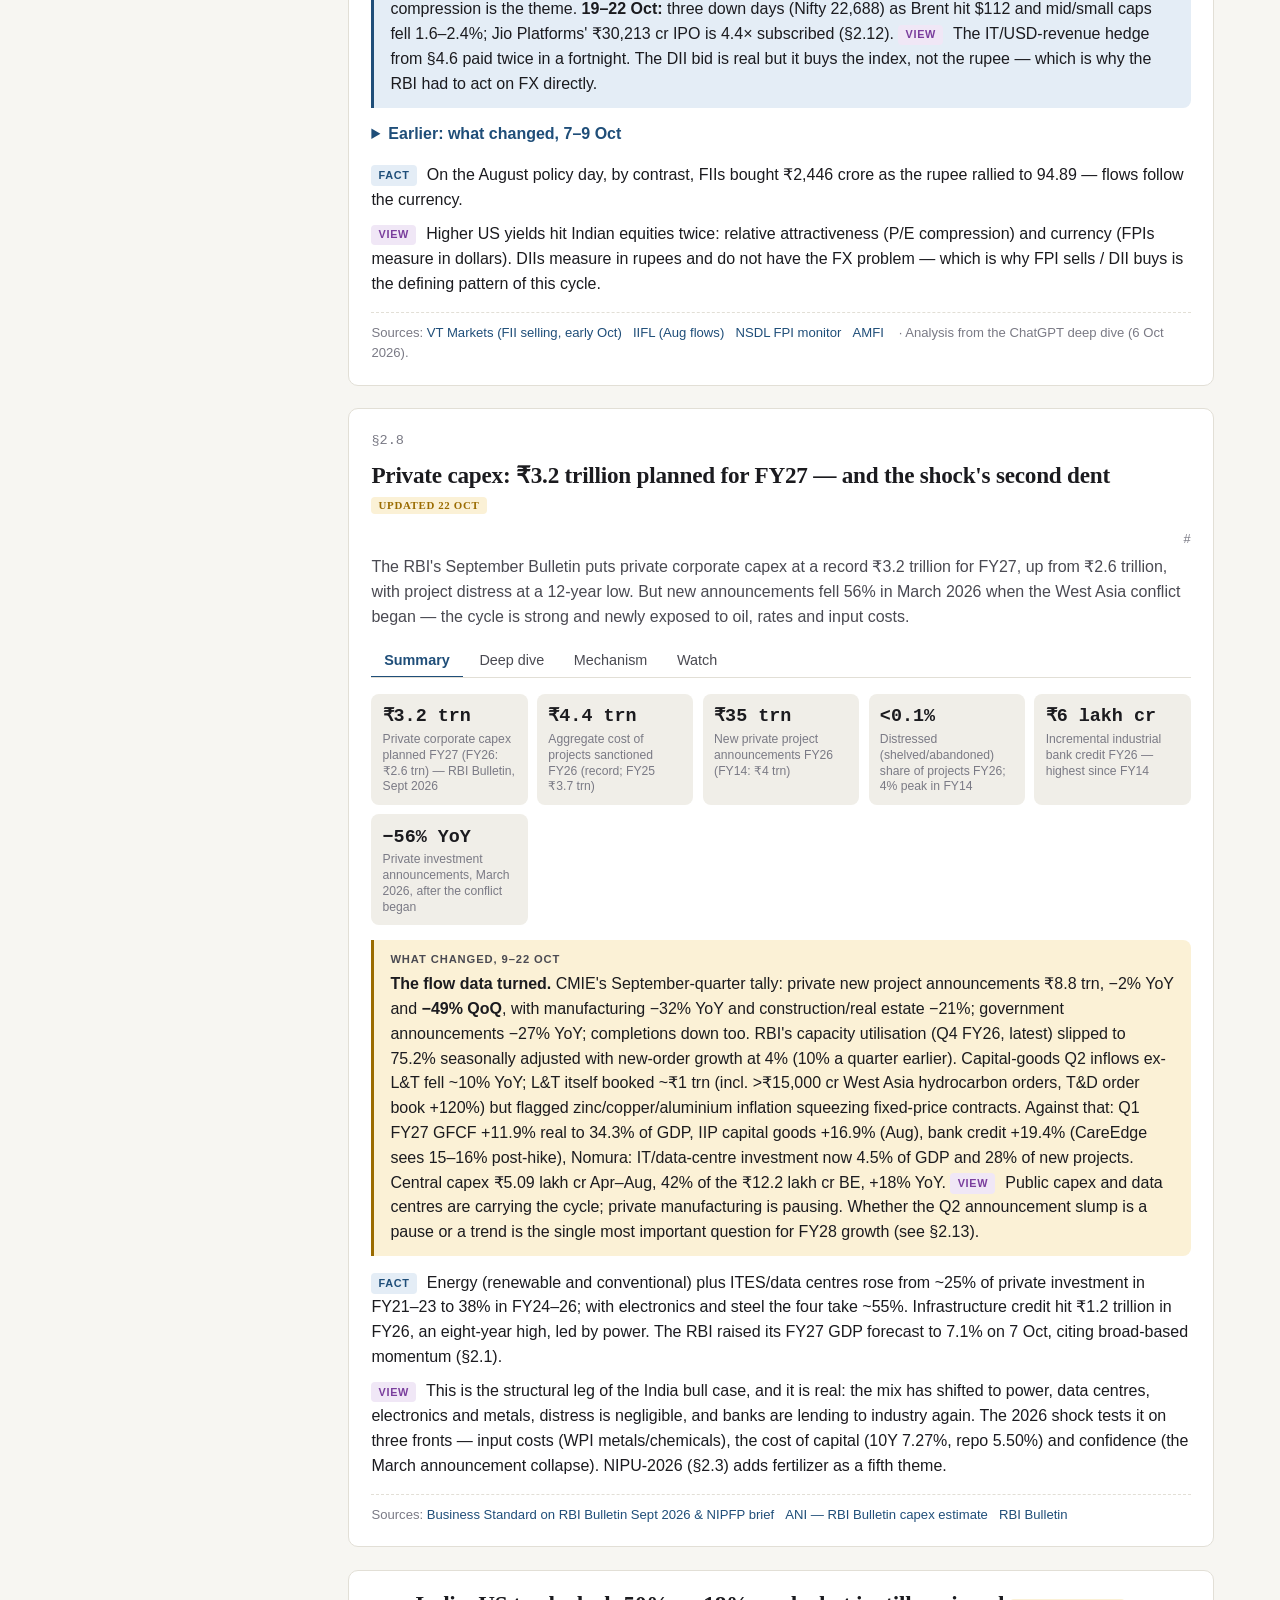
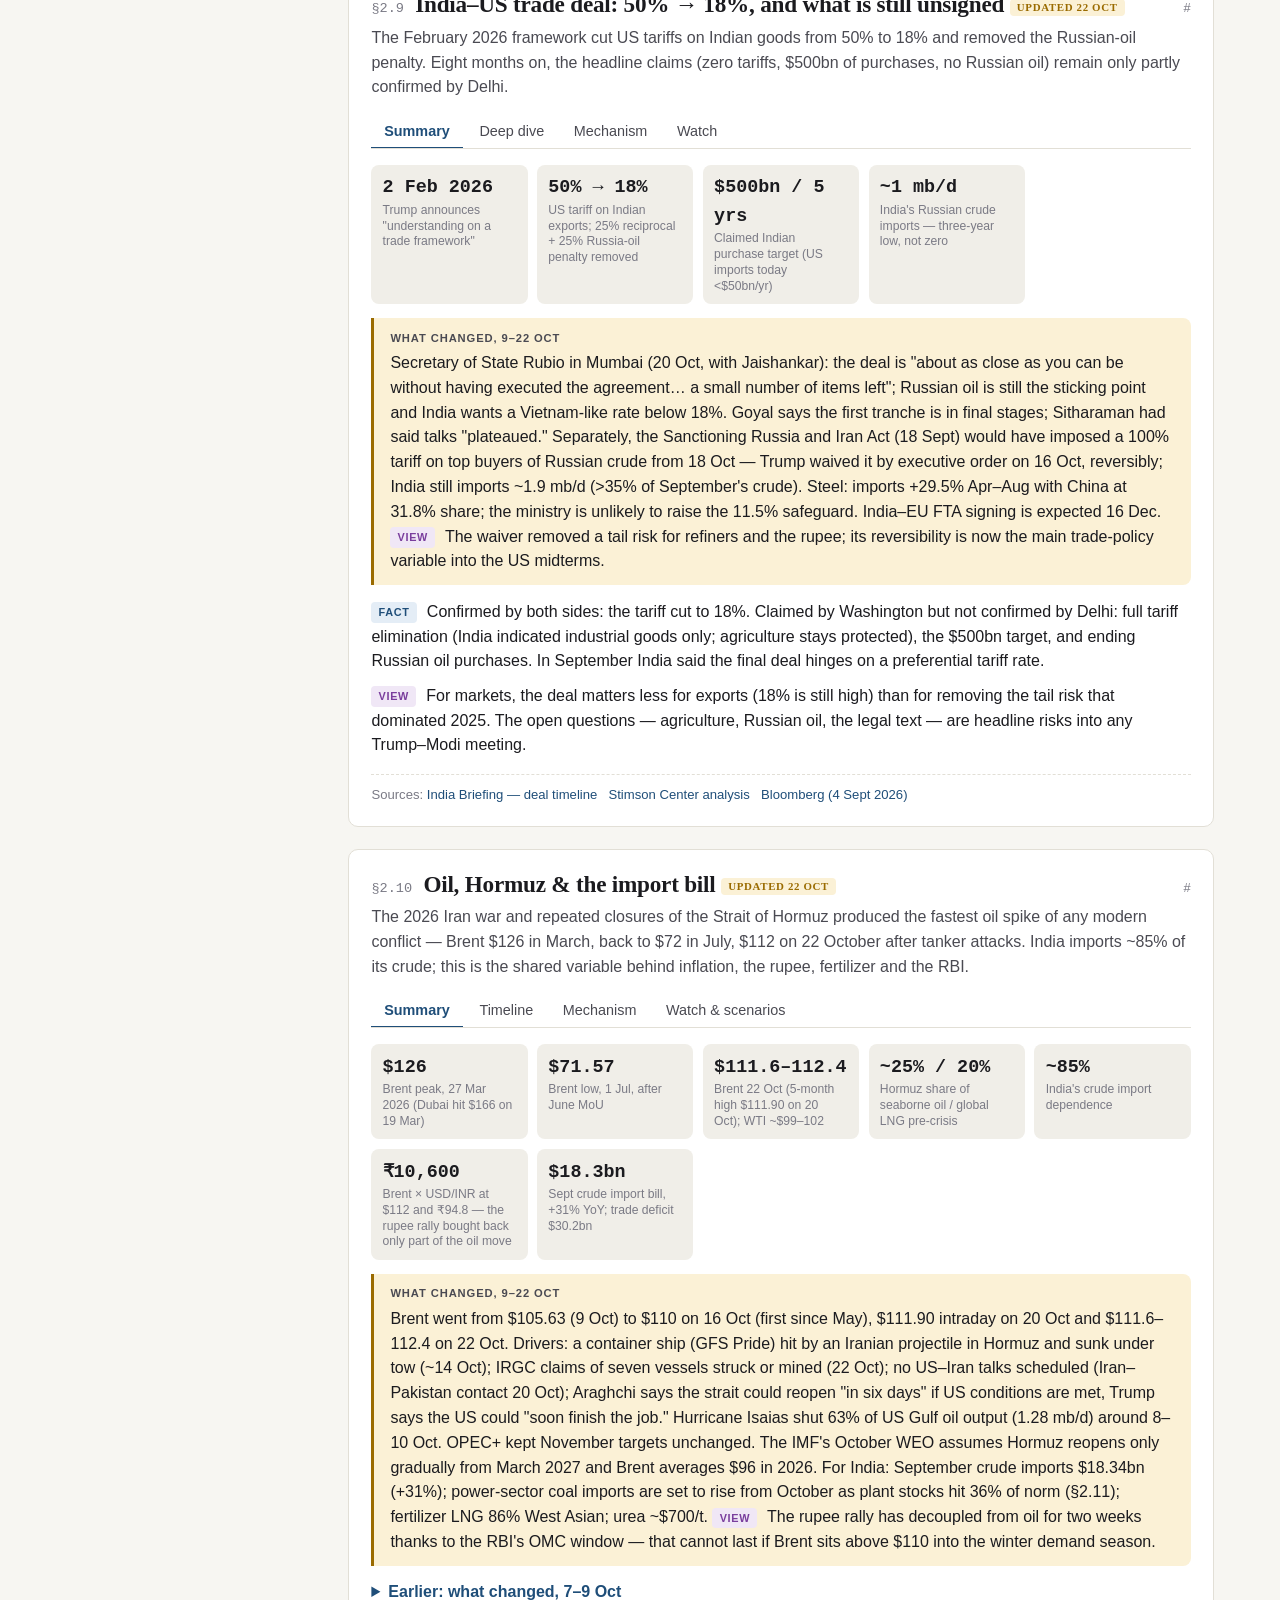
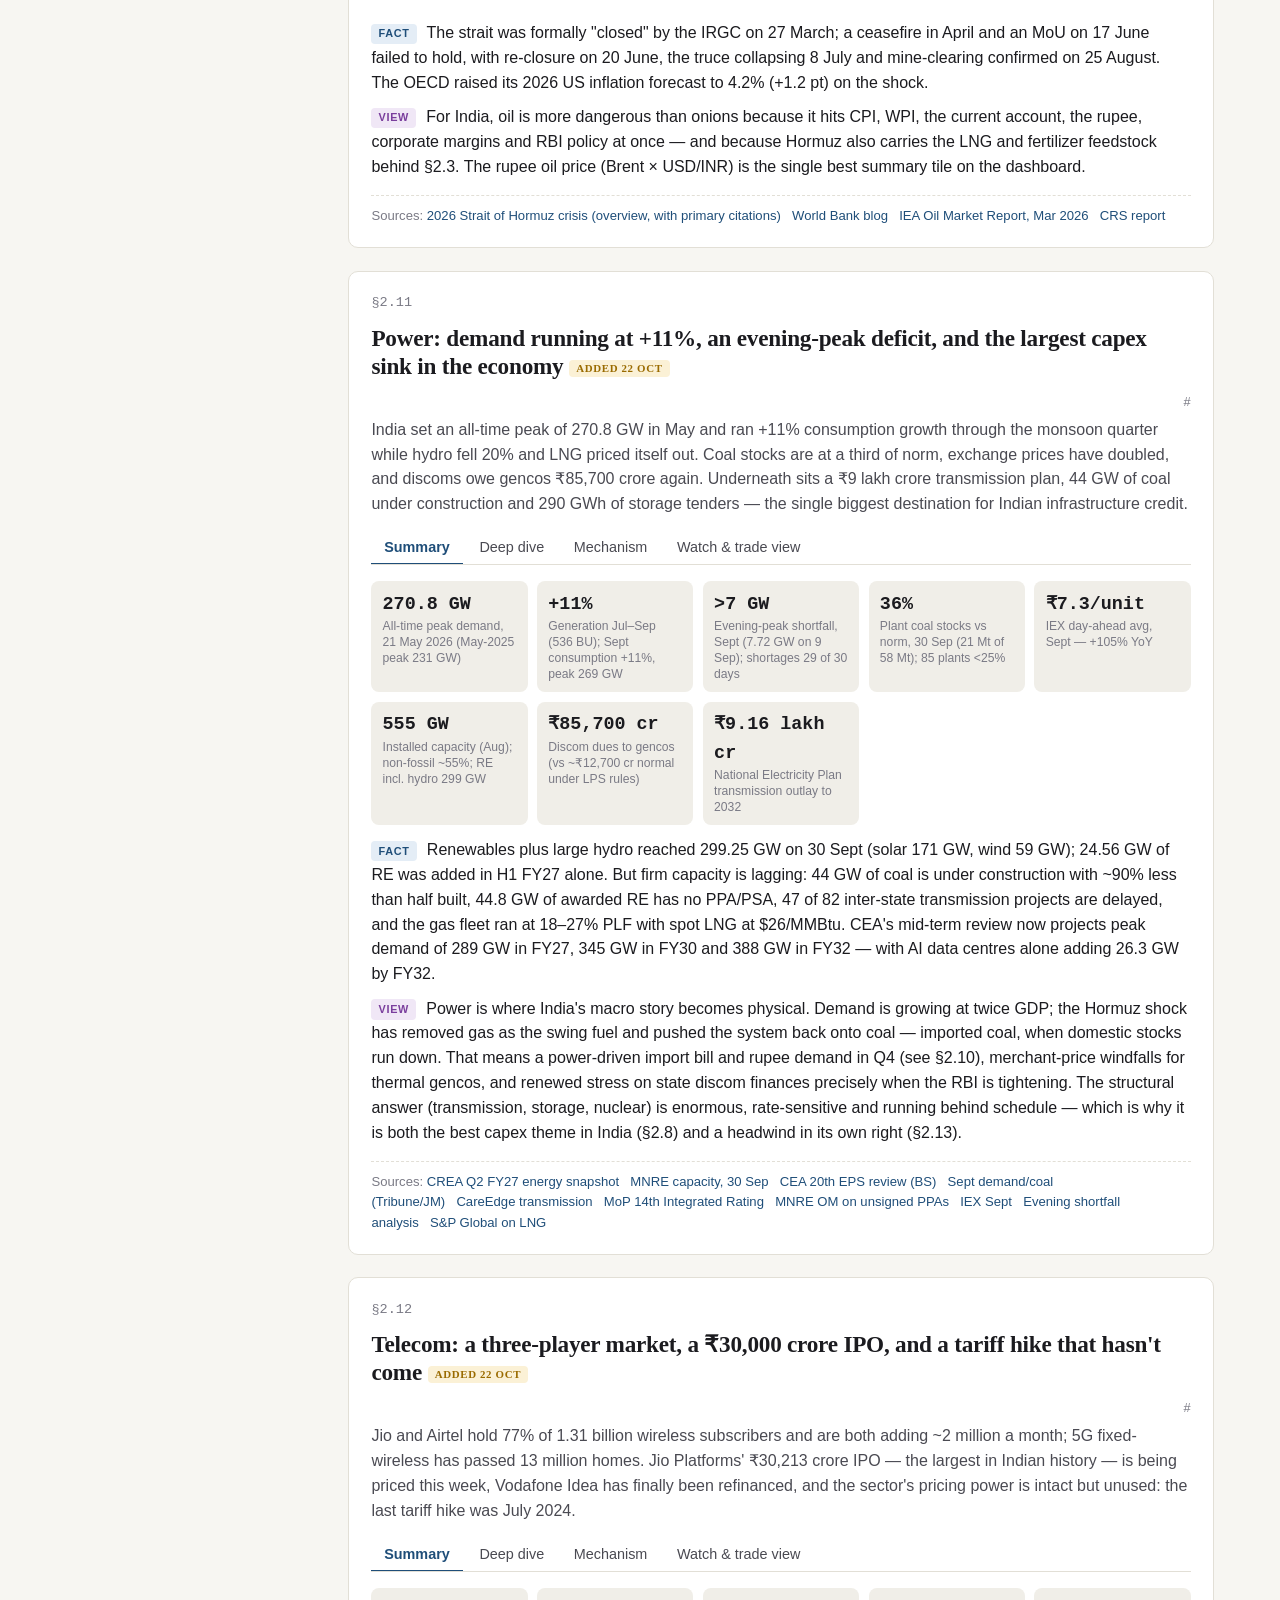
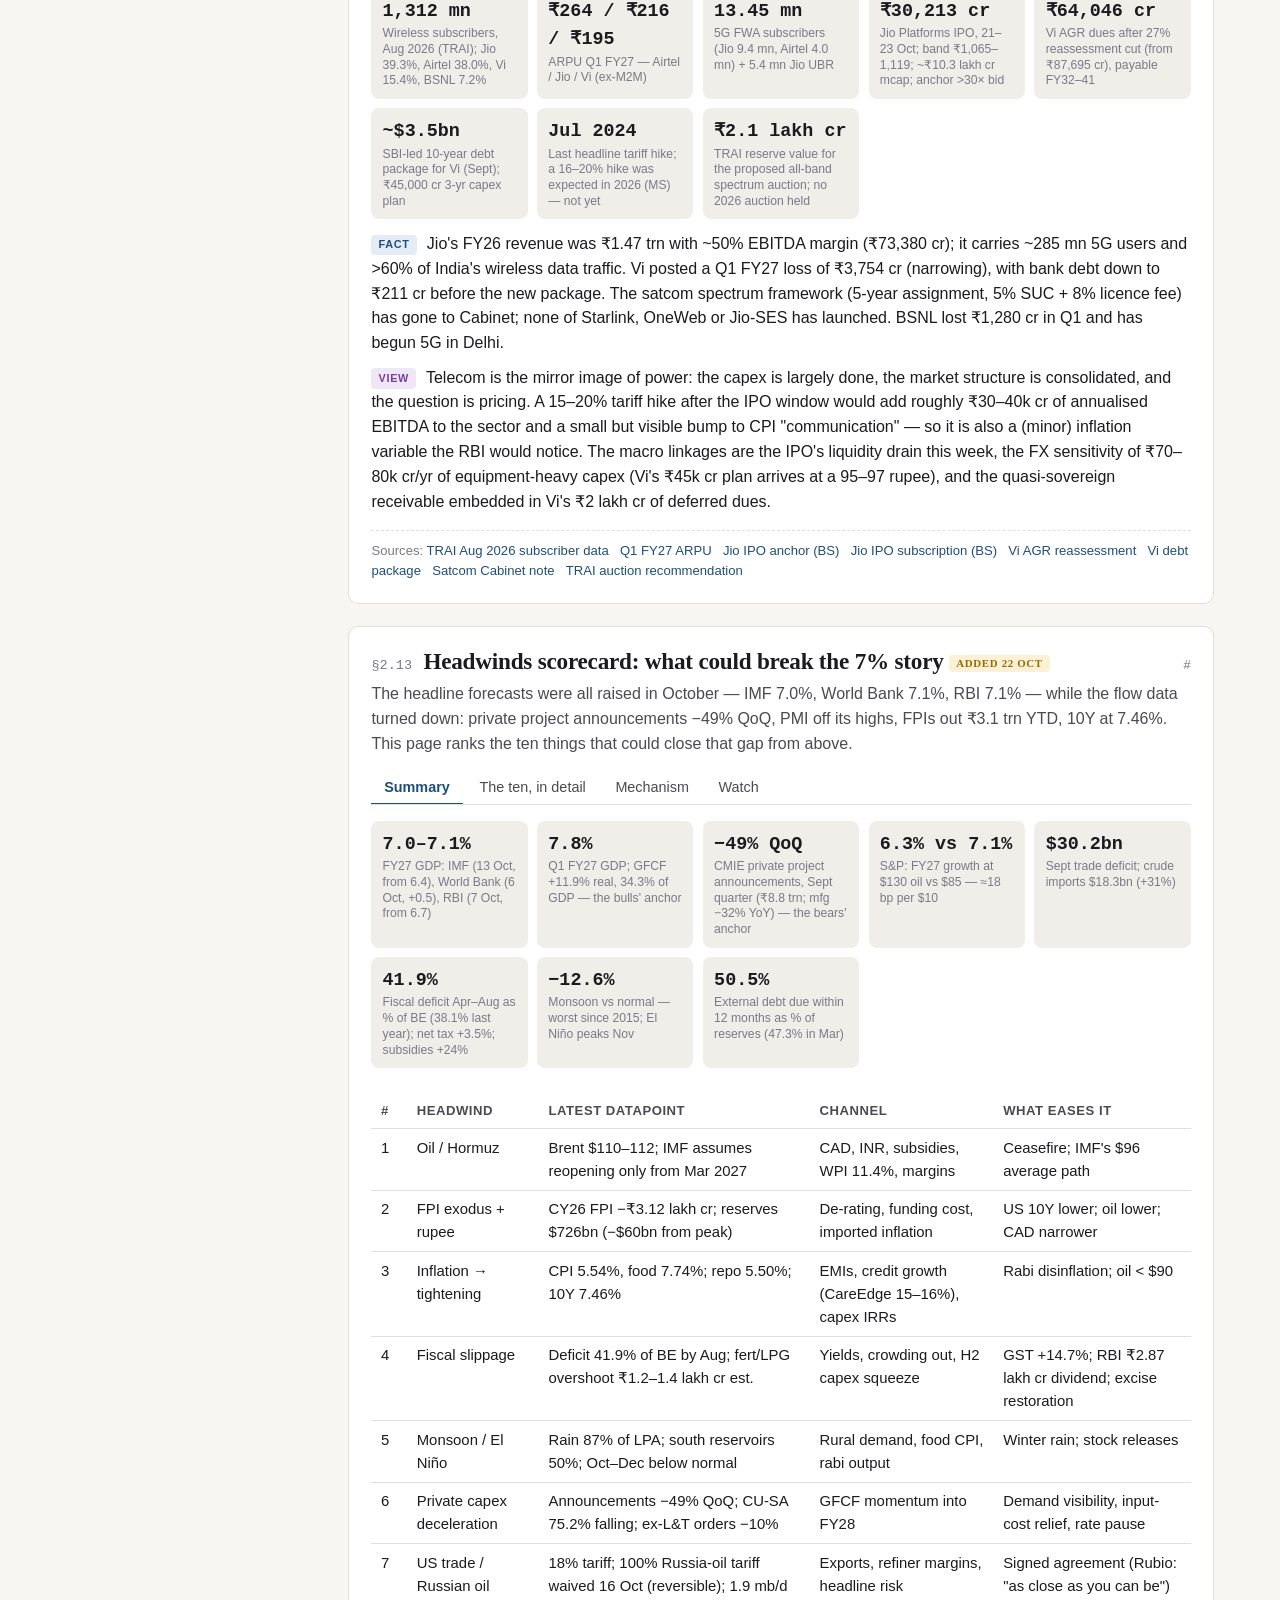
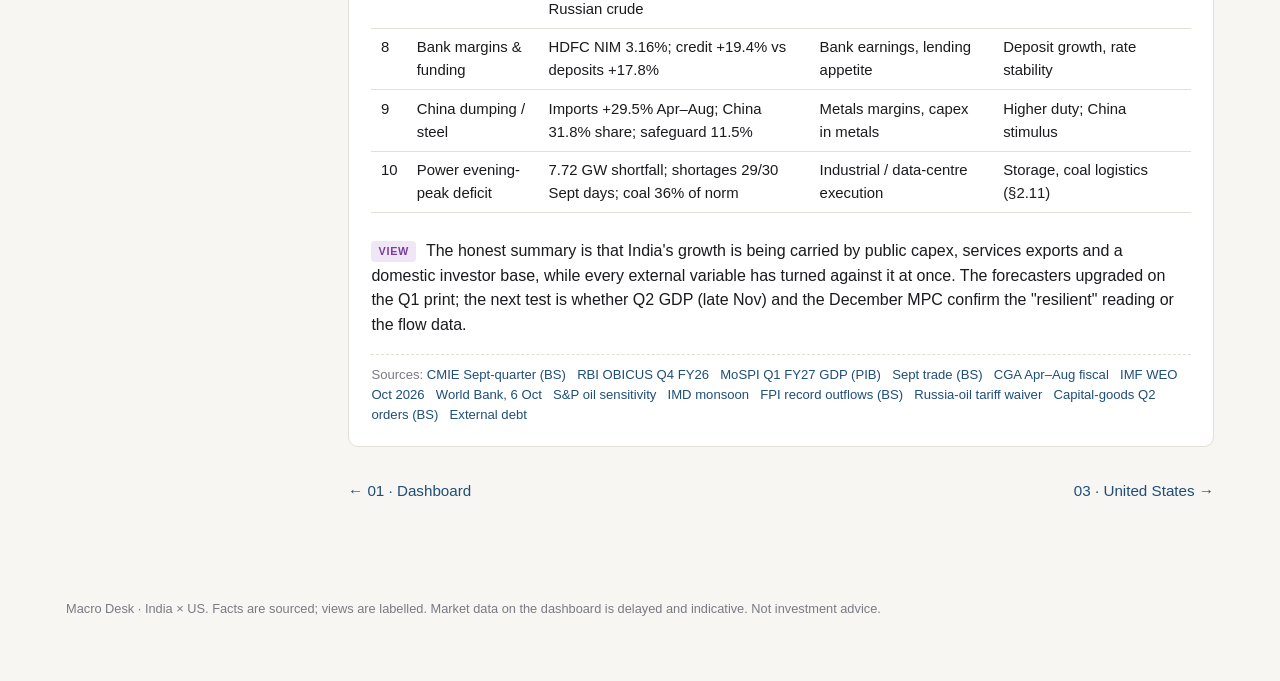
<file: india.html>
<!doctype html>
<html lang="en">
<head>
<meta charset="utf-8">
<meta name="viewport" content="width=device-width, initial-scale=1">
<title>India — Macro Desk</title>
<meta name="description" content="India macro briefing: RBI, inflation, fertilizer, USD/INR, FCNR(B), bonds, flows, capex, trade and oil — fact vs view, with mechanisms and watchlists.">
<link rel="stylesheet" href="assets/style.css">
</head>
<body>
<header class="topbar"><div class="inner">
  <a class="brand" href="index.html">Macro Desk <small>India × US</small></a>
  <nav class="nav">
    <a href="index.html">Dashboard</a><a href="india.html">India</a><a href="us.html">United States</a><a href="linkages.html">Linkages</a><a href="watch.html">Watch</a><a href="cheatsheet.html">Cheat sheet</a>
  </nav>
  <button id="themeBtn" class="theme-btn" type="button">Dark</button>
</div></header>

<main class="page">
<div class="hero">
  <div class="kicker">Chapter 02 · India</div>
  <h1>India: a supply-shock inflation regime meeting a strong dollar</h1>
  <p class="lede">Thirteen topics, each with a 30-second summary, a deep dive, the causal mechanism and what to watch. <span class="badge fact">Fact</span> = sourced data. <span class="badge view">View</span> = interpretation (ChatGPT's or mine), not a forecast. <span class="badge new">Added</span> = topics not in the original chat, built from current reporting.</p>
  <p class="meta">Research as of 22 Oct 2026. Update 2: September CPI 5.54% / WPI 11.39%, the RBI's 10 Oct FX package and 21 Oct minutes, Brent back to $110–112, FPI outflows ₹3.1 trn YTD, 10Y 7.46%; new chapters on <a href="#in-power">power</a>, <a href="#in-telecom">telecom</a> and a <a href="#in-headwinds">headwinds scorecard</a>. Sections carry an <span class="badge new">Updated</span> badge where changed.</p>
</div>

<div class="layout">
<aside class="toc">
  <input id="pageSearch" class="search" type="search" placeholder="Search this page…" aria-label="Search this page">
  <div class="toc-title">On this page</div>
  <a href="#in-rbi"><span class="num">2.1</span>RBI &amp; the October MPC</a>
  <a href="#in-inflation"><span class="num">2.2</span>Inflation: CPI 5.5%, WPI 11.4%</a>
  <a href="#in-fertilizer"><span class="num">2.3</span>Fertilizer, urea &amp; NIPU-2026</a>
  <a href="#in-fx"><span class="num">2.4</span>USD/INR &amp; the dollar</a>
  <a href="#in-fcnr"><span class="num">2.5</span>FCNR(B) &amp; liquidity</a>
  <a href="#in-bonds"><span class="num">2.6</span>Bonds, borrowing &amp; crowding out</a>
  <a href="#in-flows"><span class="num">2.7</span>FPI vs DII &amp; equities</a>
  <a href="#in-capex"><span class="num">2.8</span>Private capex</a>
  <a href="#in-trade"><span class="num">2.9</span>India–US trade deal</a>
  <a href="#in-oil"><span class="num">2.10</span>Oil, Hormuz &amp; the import bill</a>
  <a href="#in-power"><span class="num">2.11</span>Power sector</a>
  <a href="#in-telecom"><span class="num">2.12</span>Telecom sector</a>
  <a href="#in-headwinds"><span class="num">2.13</span>Headwinds scorecard</a>
  <div class="toc-tools"><button id="expandAll" class="btn" type="button">Expand all</button></div>
</aside>

<div class="content">

<!-- ========== 2.1 RBI ========== -->
<section class="section" id="in-rbi">
  <header><span class="secnum">§2.1</span><h2>RBI: first hike in nearly four years, stance to "calibrated tightening" <span class="badge new">Updated 22 Oct</span></h2><a class="anchor-link" href="#in-rbi">#</a></header>
  <p class="oneliner">On 7 October the MPC raised the repo rate 25 bp to 5.50% — unanimously — and moved the stance from neutral to calibrated tightening. Inflation forecasts went up, growth forecasts went up too, and the Governor said the next move "can only be a rate hike or a pause."</p>
  <div class="tabs"><button class="tab active" data-key="summary">Summary</button><button class="tab" data-key="deep">Deep dive</button><button class="tab" data-key="mech">Mechanism</button><button class="tab" data-key="watch">Watch &amp; scenarios</button></div>

  <div class="panel active" data-title="Summary">
    <div class="kn">
      <div><b>5.50%</b><small>Repo rate, +25 bp on 7 Oct; 6–0 vote</small></div>
      <div><b>Calibrated tightening</b><small>Stance, from neutral; 4 of 6 backed the change</small></div>
      <div><b>5.2%</b><small>FY27 CPI (from 5.0%): Q2 4.9 · Q3 6.0 · Q4 5.7</small></div>
      <div><b>7.1%</b><small>FY27 GDP (from 6.7%): Q2 7.2 · Q3 6.9 · Q4 6.8; Q1 actual 7.8%</small></div>
      <div><b>2.9%</b><small>Core CPI ex-precious metals, Aug — the RBI's "not yet generalised" evidence</small></div>
      <div><b>7.46%</b><small>India 10Y, 22 Oct — 3-year high (7.27% on decision day)</small></div>
      <div><b>2–4 Dec</b><small>Next MPC; Dec hike is the market base case (Crisil, Goldman)</small></div>
    </div>
    <div class="callout warn"><span class="label">What changed, 9–22 Oct</span><b>Minutes (21 Oct):</b> the stance change was proposed by DG Poonam Gupta; Nagesh Kumar and Ram Singh voted for the hike but <em>against</em> the stance — Kumar because inflation is supply-driven with no overheating, Singh because a hawkish stance risks demand and private investment even though household 3-month-ahead expectations are at 9.9%. Malhotra: the stance "signals that rate cuts are off the table in the near term"; Gupta: a further hike "may be needed." <b>Data since:</b> September CPI 5.54% and WPI 11.39% (§2.2) validate the hawks; the RBI's own Q3 path (6.0%) now looks conservative. <b>Operations (10 Oct package):</b> a special dollar window for IOC/HPCL/BPCL, hedging curbs (20% FX risk reserve, no rebooking of cancelled INR derivatives, no-underlying limit cut from $100 mn to $5 mn), a ₹25,000 cr OMO <em>sale</em> on 13 Oct and the daily CRR maintenance floor raised from 90% to 99% — the rupee rallied from 96.7 to 94.3 (§2.4, §2.5). On 21 Oct the RBI rejected all T-bill bids rather than pay up. <span class="badge view">View</span> The RBI is tightening on three dials at once — rate, liquidity, FX — and the minutes show the committee is split on how hard. December is a hike unless oil breaks below $95 and October CPI surprises down.</div>
    <p><span class="badge fact">Fact</span> The hike matched consensus. Governor Malhotra: "The policy action ahead can only be a rate hike or a pause" — near-term cuts are "off the table" — and the extent and timing of further increases "will depend on inflation and growth outcomes." He flagged West Asia re-escalation, crude volatility and a weak monsoon with a strong El Niño as risks to the rabi season and rural demand. Market reaction on the day was modest (10Y 7.2655%, +5 bp; USD/INR ~96.36, flat; Nifty −0.6%, Sensex −0.7%; banks up, autos and realty down). The violent move came the <em>next</em> day, driven by oil and US yields rather than the RBI (see §2.4, §2.7).</p>
    <p><span class="badge view">View</span> This is the "credibility trade" §2.1 anticipated: hike into a supply shock to stop it generalising, while core ex-precious-metals at 2.9% gives the RBI cover to say it is pre-empting, not chasing. Raising the growth forecast to 7.1% in the same breath is the tell — the RBI believes the economy can absorb tighter policy. The December meeting is now live for a second hike (Goldman: December and February).</p>
  </div>

  <div class="panel" data-title="Deep dive">
    <h3>What changed on 7 October</h3>
    <table><thead><tr><th></th><th>August 2026</th><th>October 2026</th></tr></thead><tbody>
      <tr><td>Repo</td><td>5.25% (hold)</td><td><b>5.50%</b> (+25 bp, 6–0)</td></tr>
      <tr><td>Stance</td><td>Neutral</td><td><b>Calibrated tightening</b> (4–2 on the stance)</td></tr>
      <tr><td>FY27 CPI</td><td>5.0% (Q2 4.7, Q3 5.9, Q4 5.5)</td><td><b>5.2%</b> (Q2 4.9, Q3 6.0, Q4 5.7) — avg 5.8% over next three quarters</td></tr>
      <tr><td>FY27 GDP</td><td>6.7% (Q1 7.0, Q2 6.4, Q3 6.5, Q4 6.8)</td><td><b>7.1%</b> (Q2 7.2, Q3 6.9, Q4 6.8); Q1 printed 7.8%</td></tr>
      <tr><td>Core CPI forecast</td><td>4.3%</td><td>4.4%</td></tr>
      <tr><td>Guidance</td><td>Watchful</td><td>"Hike or pause"; cuts off the table</td></tr>
    </tbody></table>
    <h3>How the RBI framed it</h3>
    <ul class="tight">
      <li><span class="badge fact">Fact</span> Growth: "Economy has been strong, economic activity momentum remains broad-based." Credit growth expected to stay strong.</li>
      <li><span class="badge fact">Fact</span> Inflation: headline above 4% for a third month; the Q3 FY27 path is now 6.0% — the top of the band. Core ex-precious-metals 2.9% in August is cited as evidence second-round effects have not set in.</li>
      <li><span class="badge fact">Fact</span> Risks: West Asia re-escalation and crude volatility; weak rainfall and El Niño for rabi sowing and rural demand; soured global sentiment.</li>
    </ul>
    <h3>Where the RBI stood in August (for reference)</h3>
    <p>Hold at 5.25%, neutral, unanimous; FY27 GDP raised to 6.7%, CPI lowered to 5.0%; rupee 94.89, Brent $78.48 on the day. Between August and October Brent went to $100–107, the rupee to ~96.4, August CPI printed 4.82% and WPI 9.92%, the Fed hiked, and the market priced two RBI hikes (1Y OIS 6.21%). The RBI had already tightened via liquidity — VRRR, OMO sales, FX sales (§2.5) — before touching the repo.</p>
    <h3>The five factors, scored after the decision</h3>
    <table><thead><tr><th>Factor</th><th>Reading on 7–9 Oct</th><th>Implication</th></tr></thead><tbody>
      <tr><td>Inflation trajectory</td><td>Q3 CPI path 6.0%; WPI 9.92%</td><td>Second hike in play</td></tr>
      <tr><td>Crude oil</td><td>$105 on 8 Oct (+5%)</td><td>Worst case re-opening</td></tr>
      <tr><td>Currency</td><td>INR broke 97 on 8 Oct (97.13)</td><td>Hike did not hold the line alone</td></tr>
      <tr><td>Global conditions</td><td>US 10Y 5.35% intraday high since 2002; Dec Fed hike 71% priced</td><td>Differential pressure persists</td></tr>
      <tr><td>Liquidity &amp; credit</td><td>Surplus still large; credit growth strong</td><td>Room to keep draining</td></tr>
    </tbody></table>
    <p><span class="badge view">View</span> Within 24 hours the decision was overtaken by the external variables it was partly aimed at. That is not a failure of the hike — it is the point of §4.1: the top of the chain is the US long end and oil, and the RBI can only manage the path.</p>
  </div>

  <div class="panel" data-title="Mechanism">
    <div class="chain"><span class="hot">Oil ↑ / INR ↓</span><i>→</i><span>imported inflation ↑</span><i>→</i><span>CPI path to 6.0% in Q3</span><i>→</i><span>risk of second-round effects</span><i>→</i><span class="hot">RBI +25 bp, calibrated tightening</span><i>→</i><span>OIS, T-bills, lending rates ↑</span><i>→</i><span>credit, consumption, capex cool</span></div>
    <p>Why hike into a supply shock the repo cannot fix:</p>
    <ul class="tight">
      <li><b>Expectations anchor.</b> If households and firms assume 6–7% inflation, wage demands and pre-emptive price rises make it self-fulfilling. The hike targets the <em>spread</em>, not the source.</li>
      <li><b>Currency.</b> A wider India–US differential makes INR assets relatively more attractive and narrows the hedged-yield gap for foreign bond investors (§2.4). On 8 Oct the US 10Y rose further, so the differential barely moved — hence INR through 97.</li>
      <li><b>Division of labour.</b> Government fights the source (edible-oil duty cuts, grain releases, export curbs); the RBI stops generalisation.</li>
    </ul>
    <p><span class="badge view">View</span> "Calibrated tightening" is a signal about the <em>distribution</em> of future moves, not a schedule: it rules out cuts and keeps hikes data-dependent. Transmission will be faster than usual because the liquidity surplus is being drained at the same time.</p>
  </div>

  <div class="panel" data-title="Watch &amp; scenarios">
    <ul class="timeline">
      <li><span class="d">12 Oct ✓</span><span>September CPI 5.54% — above 5%, food 7.74%; core ex-gold/silver 3.2%. Validates December.</span></li>
      <li><span class="d">14 Oct ✓</span><span>September WPI 11.39% — the gap widened from <em>above</em>: pipeline pressure is rising, not fading.</span></li>
      <li><span class="d">21 Oct ✓</span><span>Minutes: Kumar and Singh dissented on the stance; Gupta "further hike may be needed."</span></li>
      <li class="soon"><span class="d">12 Nov</span><span>October CPI — the first print with the full onion/sugar/El Niño effect.</span></li>
      <li class="soon"><span class="d">2–4 Dec</span><span>MPC. Market base case +25 bp to 5.75%; Goldman also February → 6.00%.</span></li>
      <li><span class="d">Weekly</span><span>10Y auctions after the hike — the first test of demand at 7.27%+.</span></li>
    </ul>
    <div class="grid2">
      <div class="card bull"><h4>One-and-done</h4><ul><li>Oil back below $90; INR back under 96</li><li>Sept CPI ≤ 4.9%, core flat</li><li>OIS unwinds December</li></ul></div>
      <div class="card bear"><h4>Cycle (base case now)</h4><ul><li>Brent &gt; $100 sustained; INR &gt; 97</li><li>CPI tracks the 6.0% Q3 path</li><li>December +25 bp, February +25 bp → 6.00%</li></ul></div>
      <div class="card trigger"><h4>Tells</h4><ul><li>1Y OIS &gt; 6.5% = second hike fully priced</li><li>Core ex-precious-metals &gt; 3.5% = generalisation starting</li><li>Brent × USD/INR &gt; ₹10,000/bbl</li></ul></div>
    </div>
  </div>
  <div class="sources">Sources: <a href="https://www.rbi.org.in">RBI Monetary Policy Statement, 7 Oct 2026</a><a href="https://upstox.com/news/market-news/economy/rbi-mpc-meeting-october-7-2026-live-updates-governor-sanjay-malhotra-speech-repo-rate-hike-key-highlights/liveblog-201398/">Upstox live blog (quotes, projections)</a><a href="https://nai500.com/blog/2026/10/india-s-inflation-turn-jolts-bonds-stocks-rupee/">Market reaction (10Y 7.2655%)</a><a href="https://www.vtmarkets.com/en-asia/live-updates/rbi-lifts-repo-rate-to-5-50-and-adopts-calibrated-tightening-rupee-and-yields-in-focus/">Stance vote detail</a><a href="https://www.indiainfoline.com/news/economy/rbi-policy-update-august-2026-repo-rate-unchanged-at-5-25-fy27-gdp-growth-raised-to-6-7-inflation-forecast-cut">IIFL (Aug policy)</a></div>
</section>

<!-- ========== 2.2 INFLATION ========== -->
<section class="section" id="in-inflation">
  <header><span class="secnum">§2.2</span><h2>Inflation: a 5.5% headline and an 11.4% pipeline <span class="badge new">Updated 22 Oct</span></h2><a class="anchor-link" href="#in-inflation">#</a></header>
  <p class="oneliner">September confirmed the pipeline thesis: CPI jumped to 5.54% (food 7.74%, onions +108%) and WPI to 11.39% (fuel &amp; power +25.9%, manufactured +9.8%). Core ex-precious-metals is still only 3.2% — the gap between upstream and core is the whole debate about whether this becomes a Stage-3 problem.</p>
  <div class="tabs"><button class="tab active" data-key="summary">Summary</button><button class="tab" data-key="deep">Deep dive</button><button class="tab" data-key="mech">Mechanism</button><button class="tab" data-key="watch">Watch &amp; scenarios</button></div>

  <div class="panel active" data-title="Summary">
    <div class="kn">
      <div><b>5.54%</b><small>CPI Sept 2026 (Aug 4.83%) — 5th month above 4%</small></div>
      <div><b>7.74%</b><small>Food CPI (Aug 5.97%); vegetables 10.8% from 1.0%</small></div>
      <div><b>6.08 / 4.88</b><small>Rural / urban CPI</small></div>
      <div><b>3.2%</b><small>Core ex-gold/silver (Crisil); RBI-definition core 4.3%</small></div>
      <div><b>11.39%</b><small>WPI Sept — the pipeline (Aug 9.92%)</small></div>
      <div><b>+25.9%</b><small>WPI fuel &amp; power; manufactured +9.76%; food index +8.66%</small></div>
      <div><b>+108%</b><small>Onion CPI YoY (Aug +48.8%); sugar +28%; garlic +54.6%</small></div>
      <div><b>2.74%</b><small>Housing CPI — still what is <em>not</em> hot</small></div>
    </div>
    <div class="callout warn"><span class="label">What changed, 9–22 Oct</span>September CPI (12 Oct) printed 5.54% against a RBI Q2 path of ~4.9%: food 7.74% with onions +108%, garlic +54.6%, sugar +28%, oils &amp; fats +8.3%, cereals 3.9%, pulses 4.7%, milk 5.1%; tomato (−8.6%) and potato (−11.5%) still helping; gold jewellery +30.9%, silver +87.8%. Restaurants +9.4% and personal care +13.8% are the first services items worth watching. WPI (14 Oct) 11.39%: fuel &amp; power 25.85%, manufactured 9.76%, primary 8.67%. Crisil raised FY27 CPI to 5.3% and expects a December hike. <span class="badge view">View</span> The CPI–WPI gap widened <em>from above</em> (WPI +147 bp vs CPI +71 bp) — upstream pressure is still building, so the pass-through question has not been settled in the benign direction. Core at 3.2% says Stage 3 has not arrived; restaurants and personal care say it is knocking.</div>
    <p><span class="badge fact">Fact</span> August's dispersion (the original analysis below): tomato −31.1% YoY and potato −13.1%, but onion +48.3%, garlic +43.6%, ginger +73.8% — September pushed onions to +108%. Silver jewellery +107% and gold jewellery +35.5% are also pushing the index despite small weights (0.31% and 0.62%). On 24 Sept the government cut edible-oil import duties (crude sunflower 10%→0%, soybean and palm 10%→5%) explicitly to curb inflation.</p>
    <p><span class="badge view">View</span> The number to watch is not 4.82% — it is the ~5-point gap between CPI and WPI. India is between "Stage 1: shock" and "Stage 2: producer inflation." The whole RBI dilemma is whether upstream cost pressure fades before firms pass it into retail prices, wages and services (Stage 3). If yes, this unwinds fast. If no, India moves from a supply-side problem into a much harder second-round one.</p>
  </div>

  <div class="panel" data-title="Deep dive">
    <h3>1. The inflation map: five shocks</h3>
    <p>Think of India's inflation as five interacting shocks, of which the first three currently dominate: (1) food supply, (2) energy/oil, (3) weak-rupee imported inflation, (4) industrial input costs, (5) possible second-round pass-through into services and wages. This is not a classic demand-overheating story — which is critical for what the RBI can and cannot fix.</p>

    <h3>2. Food: dispersion, not "vegetables"</h3>
    <p><b>Onions vs tomatoes.</b> Tomatoes are extremely perishable, so small supply changes produce enormous price swings that self-correct: +31.9% YoY in June → −4.6% July → −31.1% August. The RBI should not react to tomatoes. Onions are different: supply is seasonal and depends on stored rabi onions bridging to the next crop, so storage losses → lower mandi arrivals → wholesale ↑ → retail ↑, and the shock persists. Right now tomatoes and potatoes are <em>helping</em> CPI while onion/garlic/ginger are hurting it.</p>
    <p><b>Sugar</b> is a three-way allocation problem: cane → sugar / ethanol / other products. Cane disease (red rot) does not just cut sugar supply — it collides with the ethanol-blending programme competing for the same feedstock. Sugar inflation = crop disease × stocks × ethanol policy × export policy × administered cane prices.</p>
    <p><b>Edible oils</b> may be the bigger near-term food risk. India is heavily import-dependent, so cooking-oil inflation = global price × USD/INR × import duty. With the rupee from ₹85 to ₹96 <em>and</em> global palm/soy/sunflower prices up, India is hit twice. The 24 Sept duty cuts sacrifice tariff revenue to stop the full shock reaching households — the government can cut duties; the RBI cannot produce palm oil.</p>
    <p><b>Cereals</b> are slower and stickier: wheat is vulnerable to terminal heat during grain-filling, and a wheat shock becomes manufactured-food inflation (atta → bread, biscuits, noodles). Rice depends on monsoon, reservoirs, MSP, FCI procurement and export curbs; because the state is such a large participant, stock releases and trade policy move prices. <b>Pulses</b> are a structural protein problem with an FX loop: domestic shortage → imports ↑ → dollar demand ↑ → INR pressure → imported dal costs more. <b>Milk</b> is potentially more persistent than any vegetable because feed costs (maize, oilcake) feed into procurement prices and then into curd, paneer, ghee, sweets and restaurants. And <b>protein demand</b> rising with incomes is a structural shift monetary policy is poor at fixing.</p>

    <h3>3. Energy: the biggest external shock</h3>
    <p>August WPI: fuel &amp; power +22.93%, mineral oils +38.48%, crude petroleum &amp; gas +34.41%. CPI is only 4.82% because wholesale energy shocks do not pass one-for-one into retail: firms accept lower margins, government adjusts taxes/duties/subsidies, oil marketing companies smooth pump prices. But absorbers wear out — if the shock persists, pass-through rises.</p>
    <p>India experiences the <b>rupee oil price</b>: Brent × USD/INR. $100 × ₹96 = ₹9,600/bbl vs $80 × ₹85 = ₹6,800/bbl — a ~41% difference. Oil enters diesel (tractors, pumps, trucking), aviation, shipping, plastics, packaging, chemicals, fibres, paint, fertilizer. Oil can hurt CPI + WPI + current account + INR + corporate margins + RBI policy simultaneously; onions only hurt CPI.</p>

    <h3>4. The weak rupee as amplifier</h3>
    <p>India imports oil, gas, edible oils, fertilizer feedstock, electronics, machinery, chemicals and metals. INR ↓ → landed cost ↑ → producer cost ↑ → WPI ↑ → eventually CPI ↑ (exchange-rate pass-through). The dangerous loop: oil ↑ → import bill ↑ → USD demand ↑ → INR ↓ → oil even dearer in rupees → imported inflation ↑ → RBI more hawkish → conditions tighten.</p>

    <h3>5. Manufactured goods and the capex tension</h3>
    <p>WPI manufactured products +8.37%, led by basic metals, chemicals and manufactured food — inflation is spreading through industrial supply chains. There is a mild tension with the private-capex upturn (§2.8): factories, power, transmission, data centres and roads all pull on steel, aluminium, copper and cement; if supply lags, capex demand becomes input inflation. That does not make capex bad; it means the RBI watches for capacity constraints.</p>

    <h3>6. Supply vs demand inflation, and why the RBI hikes anyway</h3>
    <p>Supply-driven (oil, bad crop, onions, cane disease, edible-oil imports, weak INR) the RBI cannot directly fix. Demand-driven (credit boom, housing, wages, services above capacity) it can. It hikes into a supply shock because of <b>second-round effects</b>: cost of living ↑ → wage demands ↑ → services prices ↑ → general inflation — and because <b>expectations</b> are the bridge. Not because repo rates produce onions, but to stop onion inflation becoming wage inflation becoming services inflation.</p>

    <h3>7. Distribution and what is <em>not</em> hot</h3>
    <p>Rural CPI 5.23% vs urban 4.31%; rural food 6.13% vs urban 5.64%. Food weighs more in rural baskets, so rural purchasing power, FMCG, two-wheelers and farm economics take the hit. Housing at 2.27% is the tell that this is not broad domestic overheating — pressure is concentrated in food + imported commodities + energy + upstream costs. That is a different regime from 2022's.</p>
  </div>

  <div class="panel" data-title="Mechanism">
    <p><b>The three stages</b></p>
    <div class="chain"><span class="hot">Stage 1 — Shock</span><i>oil ↑, INR ↓, onions ↑, edible oils ↑, sugar</i></div>
    <div class="chain"><span class="hot">Stage 2 — Producer inflation</span><i>freight, energy, chemicals, metals, food processing → WPI ~10%</i></div>
    <div class="chain"><span class="hot">Stage 3 — Second round</span><i>retail price hikes → wage demands → services → core CPI ↑ → RBI tightens hard</i></div>
    <p><span class="badge view">View</span> India is between Stage 1 and 2. The entire outlook hinges on whether it enters Stage 3.</p>
    <p><b>The pipeline, step by step</b></p>
    <div class="chain"><span>crude ↑</span><i>→</i><span>refinery/input costs</span><i>→</i><span>freight</span><i>→</i><span>chemicals, plastics, packaging</span><i>→</i><span>manufacturer costs</span><i>→</i><span class="hot">WPI ↑</span><i>→</i><span>partial pass-through</span><i>→</i><span>CPI ↑</span></div>
    <p><b>Who fights what</b></p>
    <table><thead><tr><th>Problem</th><th>Government tool (source)</th><th>RBI tool (spread)</th></tr></thead><tbody>
      <tr><td>Edible oils</td><td>Import duty cuts (done 24 Sept)</td><td rowspan="6">Repo rate, liquidity (VRRR/OMO), FX intervention, expectation anchoring</td></tr>
      <tr><td>Cereals</td><td>Buffer stock releases, export curbs/duties</td></tr>
      <tr><td>Pulses</td><td>Imports, stock releases</td></tr>
      <tr><td>Sugar</td><td>Export limits, ethanol diversion caps, stock norms</td></tr>
      <tr><td>Fuel</td><td>Excise, subsidies, administered pricing</td></tr>
      <tr><td>Vegetables</td><td>Logistics, limited stock releases, imports</td></tr>
    </tbody></table>
  </div>

  <div class="panel" data-title="Watch &amp; scenarios">
    <p><b>The 8-indicator inflation dashboard</b></p>
    <table><thead><tr><th>Indicator</th><th>Why it matters</th></tr></thead><tbody>
      <tr><td>Brent × USD/INR</td><td>India's effective imported oil cost (see dashboard tile)</td></tr>
      <tr><td>Onion / garlic / ginger mandi prices</td><td>The current vegetable shock, and whether stored stocks hold</td></tr>
      <tr><td>International edible-oil prices</td><td>Biggest imported-food risk; test of the duty cut</td></tr>
      <tr><td>Wheat / rice stocks and prices</td><td>Persistent cereal inflation</td></tr>
      <tr><td>Sugar output, cane disease, recovery rates</td><td>Sugar–ethanol tension</td></tr>
      <tr><td>WPI manufactured products</td><td>Is producer inflation persisting or fading?</td></tr>
      <tr><td>Core / services CPI</td><td>Is inflation generalising (Stage 3)?</td></tr>
      <tr><td>Rural vs urban CPI</td><td>Household stress and political response</td></tr>
    </tbody></table>
    <div class="grid2">
      <div class="card bull"><h4>Disinflation case</h4><ul><li>Brent &lt; $90, INR stabilises/appreciates</li><li>Onion/garlic normalise; duty cuts pass through</li><li>Good cereal/pulse output; sugar contained</li><li>WPI falls sharply from ~10%; core stays contained</li></ul></div>
      <div class="card bear"><h4>Second-round case</h4><ul><li>Brent &gt; $105–110, INR weakens further</li><li>Edible oils stay high; onion/sugar/cereal shocks persist</li><li>WPI stays ~10%; firms pass costs into retail</li><li>Wage/services inflation accelerates → sustained RBI cycle</li></ul></div>
      <div class="card trigger"><h4>Dates</h4><ul><li>12 Nov: Oct CPI; 14 Nov: Oct WPI</li><li>Rabi sowing data weekly (El Niño)</li><li>Gap widened from above in Sept — benign only if WPI rolls over by Nov</li></ul></div>
    </div>
  </div>
  <div class="sources">Sources: <a href="https://www.pib.gov.in">PIB / MoSPI CPI release (Aug 2026)</a><a href="https://www.pib.gov.in">PIB / DPIIT WPI release (Aug 2026)</a><a href="https://www.pib.gov.in">PIB — edible-oil duty cut, 24 Sept 2026</a> · Analysis from the ChatGPT deep dive (6 Oct 2026).</div>
</section>

<!-- ========== 2.3 FERTILIZER ========== -->
<section class="section" id="in-fertilizer">
  <header><span class="secnum">§2.3</span><h2>Fertilizer, urea &amp; NIPU-2026: a vulnerability turned into a capex story</h2><a class="anchor-link" href="#in-fertilizer">#</a></header>
  <p class="oneliner">Two stories, not one. Cyclical: Hormuz raised gas, urea and shipping costs while India still imports ~a quarter of its urea — and the subsidy turned that into a fiscal event. Structural: NIPU-2026 is a multi-year attempt to stop being exposed to exactly that shock.</p>
  <div class="tabs"><button class="tab active" data-key="summary">Summary</button><button class="tab" data-key="deep">Deep dive</button><button class="tab" data-key="mech">Mechanism</button><button class="tab" data-key="watch">Watch &amp; scorecard</button></div>

  <div class="panel active" data-title="Summary">
    <div class="kn">
      <div><b>~25%</b><small>Share of urea requirement imported; world's largest urea importer</small></div>
      <div><b>15 Jul 2026</b><small>CCEA approves National Investment Policy for Urea 2026</small></div>
      <div><b>₹2.04 trn</b><small>~$23bn of proposals, 17 of them (GAIL, HURL, Kribhco…), 8–9 new plants</small></div>
      <div><b>12–16%</b><small>Bounded ROE band replaces open-ended subsidy exposure</small></div>
      <div><b>4 years</b><small>Fixed costs convert to rupees at prevailing FX — the fix for 2012's flaw</small></div>
    </div>
    <p><span class="badge fact">Fact</span> NIPU-2026 separates fixed and variable costs, bounds returns at 12–16% ROE and converts fixed costs into rupee terms after four years. It has drawn ~₹2.04 trillion in proposals for 8–9 new plants plus expansions.</p>
    <p><span class="badge view">View</span> The interesting part is not the ₹2 lakh crore headline. It is that India is trying to convert a recurring macro vulnerability (Middle-East shock → expensive urea → subsidy blowout) into a capex opportunity. The test is execution: proposals ≠ financial closure ≠ construction ≠ commissioned capacity.</p>
  </div>

  <div class="panel" data-title="Deep dive">
    <h3>Why urea matters so much</h3>
    <p>India has two layers of external exposure: it imports finished urea <em>and</em> its domestic plants run on imported gas/LNG. So the vulnerability is gas/LNG ↑ + urea ↑ + shipping ↑ + USD/INR ↑ → fertilizer cost ↑ → subsidy bill ↑ → fiscal pressure, and eventually → farm input costs ↑ → food inflation. Hormuz is not just an oil chokepoint — it carries ~20% of global LNG and a large share of fertilizer feedstock trade, so disruption hits crude, gas, urea, shipping insurance and the rupee at once.</p>
    <h3>The subsidy as shock absorber — and where the shock goes</h3>
    <p>Farmers pay a controlled price; the state absorbs the gap. If imported urea goes ₹25,000 → ₹35,000/tonne, the government chooses where the shock appears: let farm costs rise (food inflation) or hold the farmer price (fiscal expenditure). The shock has not disappeared — it moved from the farmer's balance sheet to the government's. That is why "Hormuz became a fiscal event" is exactly right, and why the first-round CPI impact is muted.</p>
    <p>The fiscal loop then runs: subsidy ↑ → deficit pressure → borrowing ↑ → G-Sec supply ↑ → yields ↑ — the opposite of the fiscal-consolidation → less crowding-out → private capex ↑ story in §2.6. Hormuz is connected to Indian G-Secs.</p>
    <h3>Currency multiplies it</h3>
    <p>Urea $400/t at ₹85 = ₹34,000/t. Urea $500/t at ₹96 = ₹48,000/t — a 41% increase in rupee terms, the same arithmetic as crude. India's fertilizer vulnerability is three vulnerabilities at once: commodity, chokepoint and currency.</p>
    <h3>What NIPU-2026 changes</h3>
    <ul class="tight">
      <li><b>Bounded 12–16% ROE</b> narrows the distribution of outcomes; bankability improves because uncertainty falls, not because the ceiling is spectacular.</li>
      <li><b>Fixed/variable separation</b> stops investors unknowingly taking gas-price risk; banks can lend against clearer economics.</li>
      <li><b>FX clause</b>: fixed costs convert to rupees after four years at the prevailing rate, so a move from ₹85 to ₹100 no longer wrecks project returns — the state absorbs part of the long-run FX uncertainty that killed the 2012 policy.</li>
    </ul>
    <h3>Caveats that make the answer better</h3>
    <ul class="tight">
      <li><b>Domestic urea still needs gas.</b> Ammonia needs hydrogen, which today comes from natural gas. New plants cut finished-urea imports, not energy dependence — unless paired with domestic gas, green hydrogen/ammonia and fertilizer-use efficiency.</li>
      <li><b>Overbuild risk.</b> If demand undershoots or global urea collapses, plants need continued support; the ROE framework is what keeps capacity from becoming permanently uneconomic.</li>
      <li><b>Nutrient balance.</b> Over-subsidised urea distorts N:P:K use. Real fertilizer security = more capacity + better balance + higher efficiency.</li>
      <li><b>Proposal ≠ capex.</b> Proposal → approval → financing → land/environment clearance → EPC award → construction → commissioning → utilisation. Track what reaches financial closure.</li>
    </ul>
    <h3>Spillovers</h3>
    <p>Fertilizer plants pull EPC, steel, cement, compressors, pumps, pipelines, power and engineering services — so fertilizers/chemicals join power, data centres and metals as a private-capex theme (§2.8). Substituting $5–10bn/yr of imports structurally lowers USD demand and INR vulnerability — the same logic as oil, but far more achievable than crude independence.</p>
  </div>

  <div class="panel" data-title="Mechanism">
    <p><b>Cyclical (2026–27)</b></p>
    <div class="chain"><span class="hot">Hormuz disruption</span><i>→</i><span>gas, urea, shipping ↑</span><i>→</i><span>import cost ↑ (× weak INR)</span><i>→</i><span>subsidy ↑</span><i>→</i><span>fiscal pressure</span><i>→</i><span>farmers shielded</span><i>→</i><span>limited immediate CPI pass-through</span></div>
    <p><b>Structural (2027–31+)</b></p>
    <div class="chain"><span class="cool">NIPU-2026</span><i>→</i><span>domestic fertilizer capex ↑</span><i>→</i><span>urea capacity ↑</span><i>→</i><span>import dependence ↓</span><i>→</i><span>USD demand ↓, subsidy volatility ↓</span><i>→</i><span class="cool">food-inflation volatility ↓</span></div>
    <p><b>The delayed food-inflation channel</b></p>
    <div class="chain"><span>urea/gas ↑</span><i>→</i><span>fertilizer cost ↑</span><i>→</i><span>farm input cost ↑</span><i>→</i><span>reduced application or higher subsidy</span><i>→</i><span>yields / farm-gate economics</span><i>→</i><span>food prices (lagged)</span></div>
  </div>

  <div class="panel" data-title="Watch &amp; scorecard">
    <table><thead><tr><th>Metric</th><th>What we want to see</th></tr></thead><tbody>
      <tr><td>Investment proposals</td><td>Already strong (~₹2.04 trn)</td></tr>
      <tr><td>Financial closures</td><td>↑ — the real signal</td></tr>
      <tr><td>Plants under construction</td><td>↑</td></tr>
      <tr><td>Domestic urea capacity</td><td>↑ materially</td></tr>
      <tr><td>Urea imports / import share</td><td>↓</td></tr>
      <tr><td>Subsidy volatility</td><td>↓</td></tr>
      <tr><td>Gas/feedstock efficiency, green ammonia share</td><td>↑ over time</td></tr>
      <tr><td>Farmer nutrient balance</td><td>Improve, not worsen</td></tr>
    </tbody></table>
    <div class="callout view"><span class="label">The interview-quality answer</span>"There are two distinct stories. Cyclically, Hormuz raised gas, urea and shipping costs while India remained a major urea importer; because farm prices are subsidised, that appeared as fiscal pressure rather than CPI — though fertilizer stays an upstream food-price risk. Structurally, NIPU-2026 incentivises domestic capacity with a 12–16% ROE band, fixed/variable cost separation and an FX fix. The question is whether ~₹2 lakh crore of proposals become commissioned plants; if they do, India cuts future fertilizer-import, fiscal and external volatility."</div>
  </div>
  <div class="sources">Sources: <a href="https://www.pib.gov.in">PIB — CCEA approval of NIPU-2026 (15 Jul 2026)</a> · Department of Fertilizers · Analysis from the ChatGPT deep dive (6 Oct 2026).</div>
</section>

<!-- ========== 2.4 FX ========== -->
<section class="section" id="in-fx">
  <header><span class="secnum">§2.4</span><h2>USD/INR &amp; the dollar: it is the US long end, not DXY <span class="badge new">Updated 22 Oct</span></h2><a class="anchor-link" href="#in-fx">#</a></header>
  <p class="oneliner">The rupee tested 97 on 8 October, then rallied 2% to 94.3 after the RBI's 10 October package — a special dollar window for oil companies, hedging curbs and heavier intervention. Reserves have paid for it: $726bn, down ~$60bn from September's peak. The four forces (US yields, euro-led DXY, $110 oil, FPI exits) have not gone away.</p>
  <div class="tabs"><button class="tab active" data-key="summary">Summary</button><button class="tab" data-key="deep">Deep dive</button><button class="tab" data-key="mech">Mechanism</button><button class="tab" data-key="watch">Watch &amp; scenarios</button></div>

  <div class="panel active" data-title="Summary">
    <div class="kn">
      <div><b>94.83</b><small>USD/INR, 22 Oct (touched 94.33); 94.96 on 16 Oct = best week in 7 months</small></div>
      <div><b>$726bn</b><small>FX reserves, 9 Oct — down ~$60bn from the ~$786bn September record</small></div>
      <div><b>5.03%</b><small>US 10Y, 22 Oct (5.35% intraday high 8 Oct)</small></div>
      <div><b>~240 bp</b><small>India 10Y (7.46%) minus US 10Y — widest in months, by both legs moving</small></div>
      <div><b>₹52,100 cr</b><small>FPI equity selling 1–16 Oct; CY26 ₹3.12 lakh cr (record)</small></div>
      <div><b>$5 mn</b><small>New cap on INR hedges without underlying (was $100 mn)</small></div>
    </div>
    <div class="callout"><span class="label">What changed, 9–22 Oct</span><b>The RBI changed the rules.</b> On 10 Oct it opened a special USD window for IOC/HPCL/BPCL (full daily needs from 12 Oct, "until further notice"), imposed a 20% Foreign Exchange Risk Reserve on qualifying INR hedges above $2 mn, banned rebooking of cancelled INR derivatives and cut the no-underlying hedge limit from $100 mn to $5 mn; state banks sold dollars through the week. Combined with a softer US 10Y after a hot-but-expected CPI, USD/INR fell from 96.7 (9 Oct) to 94.96 (16 Oct) and 94.33 intraday on 22 Oct before oil at $112 pulled it back to 94.83. Cost: reserves −$12.95bn in the week to 2 Oct and −$8.58bn to 9 Oct. <span class="badge view">View</span> Taking the oil companies out of the spot market removes the single largest, least price-sensitive dollar buyer — that is why the move was so fast. It also means the published rupee is now partly administered; watch reserves, not just spot. A note on 8 Oct: some feeds printed 97.13; onshore closes stayed just under the 96.96 lifetime closing low.</div>
    <details><summary>Earlier: what changed, 7–9 Oct</summary><p>The RBI's 25 bp hike held the rupee flat for one day (96.36 on 7 Oct). On 8 Oct Brent jumped 5% to $105.30 on reports of US–Iran escalation and Houthi strikes on Saudi airports, the US 10Y hit 5.35% after Fed minutes and Waller pointed to further hikes, and FPIs kept selling — USD/INR tested 97. Every leg of the "dangerous scenario" fired at once; a 25 bp domestic hike cannot offset a simultaneous move in oil and the US long end.</p></details>
    <p><span class="badge fact">Fact</span> Reuters had attributed early-October rupee pressure partly to "euro-led dollar strength," high US yields and expectations of continued RBI smoothing. The 6 Oct relief (oil −3%, 10Y 5.27%) lasted two sessions.</p>
    <p><span class="badge view">View</span> The most important variable at the start of the chain is not DXY but the US 10Y/30Y. If US long yields sustainably retreat while oil keeps falling, a large part of India's external pressure unwinds before the RBI does anything dramatic.</p>
  </div>

  <div class="panel" data-title="Deep dive">
    <h3>A. US yields are the hurdle rate</h3>
    <p>A global fund can earn ~5.3% for ten years in dollars with no INR risk, no credit risk and deep liquidity. An Indian asset must compensate for equity + INR + oil + macro risk on top. That raises the hurdle for all EM assets. And this is happening while Fed <em>hike</em> expectations ease — because long yields reflect US fiscal concerns, Treasury supply, term premium and inflation uncertainty, not just the next FOMC (see <a href="us.html#us-treasuries">US §3.2</a>). A Fed pause alone may not save EMs if the 10Y stays ~5%.</p>
    <h3>B. DXY is not "the dollar vs the world"</h3>
    <p>DXY is dominated by the euro, then yen, sterling, CAD, SEK, CHF. It can rise because EUR falls with nothing happening in India — yet USD/INR dealers see DXY ↑, US yields ↑, Asian FX ↓ and sell rupees. Part of the move is global USD strength, not India-specific weakness. But India has its own problems too.</p>
    <h3>C. FPI selling creates dollar demand</h3>
    <p>Follow the transaction: a US fund sells ₹1,000 cr of Nifty stocks, receives rupees, wants dollars → sells INR, buys USD, repatriates. Equity selling <em>is</em> FX selling. The loop: equity −5% and INR −5% = −10% in dollars → India looks worse → more selling. This is the loop the RBI wants to stop becoming disorderly.</p>
    <h3>D. Oil companies are the second dollar buyer</h3>
    <p>IOC/BPCL/HPCL need dollars for crude. Brent ↑ → import bill ↑ → USD demand ↑ → INR ↓. The FX market therefore has three big dollar buyers at once: oil companies, other importers, FPIs exiting. Any one alone is manageable; all together they reinforce.</p>
    <h3>E. How RBI intervention works — and its side effects</h3>
    <p>RBI sells USD, receives INR → dollar scarcity eases → ₹96→97→98 becomes orderly rather than violent. But selling dollars <em>removes rupee liquidity</em> — a tightening operation — at the same time as FCNR(B) inflows add liquidity and OMO sales remove it (§2.5). The RBI is juggling FX stability, banking liquidity, inflation and bond yields simultaneously; the repo rate alone misses most of what it is doing. And the RBI does not want ₹96 forever: it manages the <em>path</em>, not the destination. Permanently fighting global fundamentals burns reserves.</p>
    <h3>F. India's FX equation</h3>
    <table><thead><tr><th>USD demand</th><th>USD supply</th></tr></thead><tbody>
      <tr><td>Oil, gold, electronics, machinery and other imports; external debt service; FPI exits</td><td>IT/services exports, goods exports, remittances, FDI, FPI inflows, external borrowing, FCNR(B), RBI reserves</td></tr>
    </tbody></table>
    <p>India is unusual: a large goods deficit offset by a huge services surplus and remittances. Right now the demand side is unusually powerful.</p>
    <h3>G. Where it bites: bonds, equities, gold</h3>
    <ul class="tight">
      <li><b>Bonds.</b> India 10Y 7.2% vs US 5.3% = ~190 bp. A 5% INR fall erases it; nominal spread ≠ foreign-investor return. Hedged, the comparison is Indian yield − hedge cost vs Treasuries — another reason high US yields cut foreign demand for G-Secs.</li>
      <li><b>Equities.</b> Two hits: relative attractiveness (why take Indian equity risk at 5.3% risk-free → P/E compresses) and currency (Nifty +8% with INR −8% = zero in USD). DIIs do not have the FX problem — the SIP machine is India's shock absorber (§2.7).</li>
      <li><b>Gold.</b> Normally USD ↑ and real yields ↑ are bad for gold; yet it is very elevated — a signal that geopolitical, fiscal and central-bank demand is overriding the macro. For Indian buyers, price = international gold × USD/INR + duties, so rupee weakness lifts domestic gold even when USD gold is flat.</li>
    </ul>
    <h3>H. Imported inflation arithmetic</h3>
    <p>₹90 → ₹96 is ~6.7% depreciation; a $100 import goes from ₹9,000 to ₹9,600. Pass-through is lagged, but with WPI already ~10% the depreciation is more dangerous than it would be in a low-commodity environment. That is why RBI easing probability falls and hike probability rises — and why the dollar indirectly sets Indian yields.</p>
  </div>

  <div class="panel" data-title="Mechanism">
    <p><b>The full chain, America → India</b></p>
    <div class="chain"><span class="hot">US fiscal/inflation concerns</span><i>→</i><span>Treasury yields ↑</span><i>→</i><span>Treasuries more attractive</span><i>→</i><span>USD demand ↑</span><i>→</i><span>USD ↑ / INR ↓</span></div>
    <div class="chain"><span class="hot">Oil ↑</span><i>→</i><span>refiners need more USD</span><i>→</i><span>INR ↓ further</span><i>+</i><span class="hot">Indian equities weak</span><i>→</i><span>FPIs sell, convert INR→USD</span><i>→</i><span>INR ↓ further</span></div>
    <div class="chain"><span>INR ↓</span><i>→</i><span>imported inflation ↑</span><i>→</i><span>RBI hawkish</span><i>→</i><span>India yields ↑</span><i>→</i><span>equity P/E ↓</span><i>→</i><span>FPI selling ↑</span><i>↺</i></div>
    <p><b>The positive loop (what reversal looks like)</b></p>
    <div class="chain"><span class="cool">US 10Y 5.3% → 4.5%</span><i>+</i><span class="cool">Brent $100 → $85–90</span><i>→</i><span>FPI selling stops</span><i>→</i><span>INR stabilises</span><i>→</i><span>flows return</span><i>→</i><span>inflation pressure ↓</span><i>→</i><span>RBI less hawkish</span><i>→</i><span>yields ↓, P/E ↑</span></div>
  </div>

  <div class="panel" data-title="Watch &amp; scenarios">
    <p><b>The morning check (view together, never individually)</b></p>
    <table><thead><tr><th>Indicator</th><th>8 Oct</th><th>22 Oct</th><th>India implication</th></tr></thead><tbody>
      <tr><td>US 10Y</td><td>5.35% intraday</td><td><b>5.03%</b> (2Y 4.73, 30Y 5.34)</td><td>Relief at the top of the chain</td></tr>
      <tr><td>DXY</td><td>102.05</td><td>~101.7</td><td>Mildly softer</td></tr>
      <tr><td>Brent</td><td>$105.30</td><td><b>$111.6–112.4</b> (5-month high; $111.90 on 20 Oct)</td><td>Worst case re-opened — tanker attacks</td></tr>
      <tr><td>USD/INR</td><td>~97 test</td><td><b>94.83</b> (94.33 low)</td><td>RBI package working; partly administered</td></tr>
      <tr><td>FX reserves</td><td>$734.6bn (2 Oct)</td><td>$726.0bn (9 Oct)</td><td>−$60bn from peak — the cost of smoothing</td></tr>
      <tr><td>FPI equity flows</td><td>₹31k cr out MTD</td><td>₹52k cr out MTD; CY26 ₹3.12 lakh cr</td><td>Buyers on 16 Oct for the first time in 15 sessions</td></tr>
      <tr><td>RBI</td><td>+25 bp</td><td>OMC dollar window, hedging curbs, OMO sale, CRR 99%</td><td>Tightening on three dials</td></tr>
      <tr><td>India 10Y</td><td>7.27%</td><td><b>7.46%</b></td><td>3-year high</td></tr>
      <tr><td>CPI / WPI</td><td>4.82 / 9.92 (Aug)</td><td>5.54 / 11.39 (Sept)</td><td>Pipeline building</td></tr>
      <tr><td>Gold</td><td>$4,120</td><td>~$4,140–4,195</td><td>Stable; ~20% off pre-war</td></tr>
    </tbody></table>
    <div class="grid2">
      <div class="card bull"><h4>INR bull case</h4><ul><li>Oil ↓, US yields ↓</li><li>FPI flows return</li><li>Current account improves (services, remittances)</li></ul></div>
      <div class="card bear"><h4>INR bear case</h4><ul><li>Brent &gt; $110</li><li>US 10Y &gt; 5.5%</li><li>FPI selling continues; DXY higher</li></ul></div>
      <div class="card trigger"><h4>Trigger</h4><ul><li>Brent × USD/INR (rupee oil price)</li><li>US 30Y auction tails</li><li>Weekly RBI reserves data</li></ul></div>
    </div>
  </div>
  <div class="sources">Sources: <a href="https://www.wsj.com">WSJ (US yields, 6 Oct)</a><a href="https://www.brecorder.com">Reuters via Business Recorder (rupee)</a><a href="https://www.finnovate.in/learn/blog/fcnr-b-inflows-rbi-liquidity-management-2026">FX reserves / intervention</a><a href="https://wolfstreet.com/2026/10/03/a-wild-week-for-10-year-30-year-treasury-yields-is-there-blood-in-the-streets-yet-is-it-good-enough-for-me-to-nibble/">Wolf Street (30Y)</a> · Analysis from the ChatGPT deep dive (6 Oct 2026).</div>
</section>

<!-- ========== 2.5 FCNR ========== -->
<section class="section" id="in-fcnr">
  <header><span class="secnum">§2.5</span><h2>FCNR(B) &amp; liquidity: $127bn in, and the RBI is draining it <span class="badge new">Updated 22 Oct</span></h2><a class="anchor-link" href="#in-fcnr">#</a></header>
  <p class="oneliner">The 2026 FCNR(B) window raised almost five times the 2013 taper-tantrum amount. It bought rupee stability and record reserves — and left the banking system with a record ₹11.6 lakh crore surplus the RBI is now absorbing while inflation rises.</p>
  <div class="tabs"><button class="tab active" data-key="summary">Summary</button><button class="tab" data-key="deep">Deep dive</button><button class="tab" data-key="mech">Mechanism</button><button class="tab" data-key="watch">Watch</button></div>

  <div class="panel active" data-title="Summary">
    <div class="kn">
      <div><b>$127.2bn</b><small>FCNR(B) raised by 31 Aug 2026 ($136.4bn incl. ECBs/overseas borrowing)</small></div>
      <div><b>4.9×</b><small>vs 2013's ~$26bn</small></div>
      <div><b>₹11.6 lakh cr</b><small>Record system liquidity surplus, 7 Sept (~4% of deposits)</small></div>
      <div><b>₹7 lakh cr</b><small>30-day VRRR announced 4 Sept; ₹2.59 lakh cr accepted on 7 Sept</small></div>
      <div><b>$740.8bn</b><small>Record FX reserves, 28 Aug</small></div>
    </div>
    <div class="callout warn"><span class="label">What changed, 9–22 Oct</span>The drain got sharper. The 10 Oct package raised the daily CRR maintenance floor from 90% to 99% (fortnight from 16 Oct) — banks lose the intraday flexibility that let them run lean — and the RBI sold ₹25,000 cr of G-Secs via OMO on 13 Oct. LAF absorption ran ₹1.4–4.3 trn a day (5–11 Oct) with up to ₹2.56 trn in a single VRRR. Reserves fell to $726bn as dollars were sold, which also removes rupees. On 21 Oct the RBI rejected all T-bill bids. Add the Jio IPO's ~₹3 trn of application money locked until ~27 Oct (§2.12) and the system is as tight as it has been since the FCNR(B) money arrived. <span class="badge view">View</span> This is the quiet second hike: 25 bp on the repo, plus CRR tightening, OMO supply and FX sales. Short rates and the 10Y at 7.46% reflect all four.</div>
    <p><span class="badge fact">Fact</span> The scheme opened 8 June 2026 for fresh 3–5 year deposits, with the RBI taking on the hedging cost (estimated ~3–3.5%), CRR/SLR exemptions and leveraged structures permitted. The deposit deadline was pulled forward to 31 Aug (swaps by 11 Sept). Over ₹8.5 lakh crore was absorbed through overnight and term VRRR in early September.</p>
    <p><span class="badge view">View</span> This is the hidden hand behind the bond and rupee moves. The RBI is simultaneously adding dollars (reserves, intervention capacity) and subtracting rupees (VRRR, OMO sales, FX sales). It explains why short rates and the 364-day bill have risen before any repo move — the liquidity regime has already tightened.</p>
  </div>

  <div class="panel" data-title="Deep dive">
    <h3>What the scheme did</h3>
    <p>A bank raises a 3–5 year dollar deposit from an NRI, swaps the dollars with the RBI at a concessional rate (RBI bears the hedging cost), and is exempt from CRR/SLR on it. The bank gets cheap rupee funding; the RBI gets dollars onto its balance sheet; the NRI gets an attractive dollar return. It is the 2013 playbook, scaled: ~$26bn then, $127bn now.</p>
    <h3>Why it created a liquidity problem</h3>
    <p>Each swap hands banks rupees. Surplus rose from ₹9.7 lakh crore (3 Sept) to ₹11.6 lakh crore (7 Sept). Unabsorbed, that pushes overnight rates toward the floor and loosens conditions exactly when inflation is rising. So the RBI announced a ₹7 lakh crore 30-day VRRR with early redemption, ran overnight operations of ₹3.5 lakh crore, and sold G-Secs via OMO — withdrawing more than ₹6 lakh crore in one day.</p>
    <h3>The three-way juggling act</h3>
    <table><thead><tr><th>Operation</th><th>Rupee liquidity</th><th>Dollars / INR</th><th>Bond yields</th></tr></thead><tbody>
      <tr><td>FCNR(B) swaps</td><td>↑ (adds)</td><td>Reserves ↑, INR support</td><td>↓ at the margin (more bank demand)</td></tr>
      <tr><td>RBI sells USD to smooth INR</td><td>↓ (drains)</td><td>Reserves ↓, INR support</td><td>neutral/↑</td></tr>
      <tr><td>OMO sales of G-Secs</td><td>↓ (drains)</td><td>—</td><td>↑ (adds supply)</td></tr>
      <tr><td>VRRR auctions</td><td>↓ (temporarily)</td><td>—</td><td>↑ front end</td></tr>
    </tbody></table>
    <p><span class="badge view">View</span> OMO sales are the piece bond investors resent most: the RBI is adding duration supply to a market already absorbing ~₹8 trillion of H2 issuance (§2.6). That is a big part of why the 10Y is 7.21% and the 5Y 7.08% with the repo unchanged.</p>
  </div>

  <div class="panel" data-title="Mechanism">
    <div class="chain"><span class="cool">FCNR(B) dollars in</span><i>→</i><span>RBI swaps → reserves ↑</span><i>→</i><span>banks receive rupees</span><i>→</i><span class="hot">surplus ₹11.6 lakh cr</span><i>→</i><span>RBI drains: VRRR + OMO sales + USD sales</span><i>→</i><span>short rates ↑, G-Sec supply ↑</span><i>→</i><span>de facto tightening before any repo move</span></div>
    <p>The 2013 lesson: FCNR(B) stabilises the currency quickly but shifts the problem onto the liquidity and bond-supply side. In 2026 the shift is five times larger.</p>
  </div>

  <div class="panel" data-title="Watch">
    <ul class="tight">
      <li>Weekly RBI Statistical Supplement: reserves level and the pace of FX sales.</li>
      <li>Daily LAF: is the surplus falling toward neutral (~₹1–2 lakh crore) or being parked in term VRRR?</li>
      <li>OMO sale calendar and auction cut-offs — each sale is incremental duration supply.</li>
      <li>FCNR(B) maturities cluster in 2029–31: a future dollar outflow the RBI will have to manage.</li>
    </ul>
  </div>
  <div class="sources">Sources: <a href="https://www.finnovate.in/learn/blog/fcnr-b-inflows-rbi-liquidity-management-2026">Finnovate — FCNR(B) inflows &amp; liquidity (Sept 2026)</a><a href="https://www.unionbankofindia.bank.in/pdf/the-fcnr-b-confluence-rupee-resilience-meets-liquidity-abundance.pdf">Union Bank of India research note (3 Sept 2026)</a><a href="https://www.rbi.org.in">RBI press releases</a></div>
</section>

<!-- ========== 2.6 BONDS ========== -->
<section class="section" id="in-bonds">
  <header><span class="secnum">§2.6</span><h2>Bonds, borrowing &amp; crowding out <span class="badge new">Updated 22 Oct</span></h2><a class="anchor-link" href="#in-bonds">#</a></header>
  <p class="oneliner">The India 10Y is 7.46% — a three-year high, +40 bp in a month — despite a ₹1.2 lakh cr cut in FY27 gross borrowing. The curve has bear-flattened on hike pricing, OMO supply and ~₹8 trillion of H2 FY27 issuance — and the fertilizer subsidy pulls against the fiscal-consolidation story.</p>
  <div class="tabs"><button class="tab active" data-key="summary">Summary</button><button class="tab" data-key="deep">Deep dive</button><button class="tab" data-key="mech">Mechanism</button><button class="tab" data-key="watch">Watch &amp; scenarios</button></div>

  <div class="panel active" data-title="Summary">
    <div class="callout warn"><span class="label">What changed, 9–22 Oct</span>10Y 7.44% on 21 Oct and 7.46% on 22 Oct — highest since March 2023 — on oil at $110, CPI 5.54%, WPI 11.39%, the ₹25,000 cr OMO sale and hawkish minutes. Supply is actually <em>lower</em>: the government cut FY27 gross borrowing to ₹15.995 lakh cr (BE ₹17.2) via ₹1.14 lakh cr of switches; H2 gross is ₹7.86 lakh cr. The RBI rejected all T-bill bids on 21 Oct. <span class="badge view">View</span> With supply cut and yields still rising, this is a policy-and-inflation sell-off, not a fiscal one — the 7.40–7.50% "stress range" flagged on 7 Oct has been reached in two weeks. Terminal-rate pricing (5.75–6.00%) and OMO sales now matter more than the borrowing calendar.</div>
    <div class="kn">
      <div><b>7.46%</b><small>India 10Y, 22 Oct — highest since Mar 2023; +40 bp in a month</small></div>
      <div><b>₹7.86 lakh cr</b><small>H2 FY27 gross borrowing; FY27 gross cut ₹1.2 lakh cr to ₹15.995 lakh cr</small></div>
      <div><b>₹25,000 cr</b><small>OMO sale, 13 Oct — RBI adding supply while government cuts it</small></div>
      <div><b>7.08%</b><small>5Y G-Sec (+30 bp)</small></div>
      <div><b>6.04%</b><small>364-day T-bill (+24 bp); 91-day 5.28%</small></div>
      <div><b>~₹8 trn</b><small>H2 FY27 gross issuance; weekly auctions ₹30–33k cr</small></div>
      <div><b>7.40–7.50%</b><small>Analyst "stress range" from 1 Oct — reached by 21 Oct</small></div>
    </div>
    <p><span class="badge fact">Fact</span> Drivers cited: oil-driven inflation, RBI liquidity withdrawal (OMO/SDF), hike pricing (1Y OIS 6.21%) and heavy supply constraining primary-dealer balance sheets.</p>
    <p><span class="badge view">View</span> The long end is being hit from three sides — expected policy rates, duration supply (government + RBI OMO sales), and a thinner foreign bid as the hedged spread to Treasuries compresses. None of these is about India's fiscal credibility per se; the consolidation path is intact. That is why the 7.4–7.5% calls are a pressure range, not a crisis call.</p>
  </div>

  <div class="panel" data-title="Deep dive">
    <h3>Decomposing the move</h3>
    <ul class="tight">
      <li><b>Policy expectations.</b> The 364-day bill +24 bp and 1Y OIS +21 bp say the market moved from "cuts are over" to "two hikes." That alone lifts the whole curve.</li>
      <li><b>Supply.</b> ~₹8 trillion of H2 issuance plus incremental OMO sales (§2.5). Primary dealers are capacity-constrained, so auction cut-offs tail.</li>
      <li><b>Foreign bid.</b> With US 10Y at 5.3%, the unhedged India–US spread is ~190 bp and the hedged spread is thin; FPI debt demand softens (§2.4).</li>
      <li><b>Inflation premium.</b> WPI ~10% raises the odds that RBI's 5.9% Q3 CPI forecast is exceeded.</li>
    </ul>
    <h3>Crowding out, and the fertilizer wrinkle</h3>
    <p>The medium-term story investors were trading: fiscal consolidation → lower borrowing → less G-Sec supply → lower yields → lower corporate cost of capital → less crowding out → more private capex. The 2026 fertilizer subsidy shock (§2.3) is a counter-current: subsidy ↑ → expenditure ↑ → borrowing pressure ↑. Whether the government absorbs it within the deficit target (via buoyant tax receipts, RBI dividend, expenditure switching) or lets borrowing rise is a key H2 question.</p>
    <h3>Who holds the duration</h3>
    <p>Banks (SLR + HTM), insurers and pension/provident funds are structural buyers; mutual funds and FPIs are the marginal, price-sensitive bid. When the marginal bid steps back and the RBI is a net <em>seller</em>, the price adjustment falls on auctions — hence the tails.</p>
  </div>

  <div class="panel" data-title="Mechanism">
    <div class="chain"><span class="hot">Hike pricing (OIS ↑)</span><i>+</i><span class="hot">OMO sales + ₹8 trn issuance</span><i>+</i><span class="hot">thin foreign bid (US 10Y 5.3%)</span><i>→</i><span>auction tails</span><i>→</i><span>10Y 7.2% → 7.4–7.5% risk</span></div>
    <div class="chain"><span class="cool">Fiscal consolidation</span><i>→</i><span>G-Sec supply ↓</span><i>→</i><span>yields ↓</span><i>→</i><span>corporate cost of capital ↓</span><i>→</i><span>crowding out ↓</span><i>→</i><span class="cool">private capex ↑</span></div>
    <div class="chain"><span class="hot">Fertilizer subsidy ↑</span><i>→</i><span>expenditure ↑</span><i>→</i><span>borrowing pressure</span><i>→</i><span>works against the chain above</span></div>
  </div>

  <div class="panel" data-title="Watch &amp; scenarios">
    <ul class="tight">
      <li>Weekly G-Sec auction cut-offs and devolvement on primary dealers.</li>
      <li>OMO sale announcements; any switch/buyback operations to manage the maturity profile.</li>
      <li>Monthly fiscal data (CGA): is the deficit tracking budget despite the subsidy bill?</li>
      <li>FPI debt flows under FAR/VRR; global bond-index weight changes.</li>
    </ul>
    <div class="grid2">
      <div class="card bull"><h4>Yields fall</h4><ul><li>RBI signals a one-and-done hike</li><li>Oil retreats; CPI undershoots 5.9% Q3 forecast</li><li>OMO sales pause as surplus normalises</li></ul></div>
      <div class="card bear"><h4>Yields rise</h4><ul><li>Two-hike cycle confirmed; stance changes</li><li>Subsidy overshoot lifts H2 borrowing</li><li>US 10Y &gt; 5.5% keeps foreign bid away</li></ul></div>
      <div class="card trigger"><h4>Levels</h4><ul><li>10Y 7.25% = recent high; 7.40–7.50% = stress range</li><li>1Y OIS &gt; 6.5% = second hike fully priced</li></ul></div>
    </div>
  </div>
  <div class="sources">Sources: <a href="https://lapaasvoice.com/india-10-year-bond-yield-hits-7-21-as-oil-rbi-fears-rise">Yield-curve data (1 Oct 2026)</a><a href="https://tradingeconomics.com/india/government-bond-yield">Trading Economics — India 10Y</a><a href="https://www.ccilindia.com">CCIL</a><a href="https://www.rbi.org.in">RBI issuance calendar</a></div>
</section>

<!-- ========== 2.7 FLOWS ========== -->
<section class="section" id="in-flows">
  <header><span class="secnum">§2.7</span><h2>FPI vs DII: the SIP machine as shock absorber <span class="badge new">Updated 22 Oct</span></h2><a class="anchor-link" href="#in-flows">#</a></header>
  <p class="oneliner">FPIs have sold a record ₹3.12 lakh cr of Indian equities in 2026 — nearly double all of 2025 — and DIIs have bought ₹6.8 trn. The Nifty is −14% YTD. In the last fortnight the pattern inverted briefly: an IT-led +2.8% week on AI revenue run-rates and the rupee rally, then three straight down days as oil hit $112.</p>
  <div class="tabs"><button class="tab active" data-key="summary">Summary</button><button class="tab" data-key="deep">Deep dive</button><button class="tab" data-key="mech">Mechanism</button><button class="tab" data-key="watch">Watch</button></div>

  <div class="panel active" data-title="Summary">
    <div class="kn">
      <div><b>₹3.12 lakh cr</b><small>FPI equity outflow CY26 to 16 Oct — record (CY25 ₹1.66 lakh cr)</small></div>
      <div><b>₹52,100 cr</b><small>FPI selling 1–16 Oct; Sept ₹35,861 cr</small></div>
      <div><b>₹6.83 trn</b><small>DII net buying YTD — the absorber</small></div>
      <div><b>22,688</b><small>Nifty 22 Oct (−0.54%, 3rd straight fall); Sensex 73,249; VIX 15.8</small></div>
      <div><b>−14.4%</b><small>Nifty YTD</small></div>
      <div><b>+11.7%</b><small>Nifty IT, week to 16 Oct (TCS +14%, Infosys +13.5%, TechM +18%)</small></div>
    </div>
    <div class="callout"><span class="label">What changed, 9–22 Oct</span><b>Week to 9 Oct:</b> Nifty 22,520 (+0.4%), snapping an 8-week losing streak; FII −₹30,294 cr vs DII +₹30,313 cr — an almost perfect offset. <b>Week to 16 Oct:</b> Nifty 23,146 (+2.8%), Sensex +3.1%, led by IT (+11.7%) after TCS ($9.6bn TCV, $3.1bn AI run-rate) and HCLTech (margin +71 bp, FY27 guide 2.5–4% CC); FIIs turned net buyers on 16 Oct (+₹1,166 cr) after 15 straight selling sessions as the rupee rallied. <b>17 Oct banks:</b> ICICI PAT +20% (NIM 4.18%), HDFC Bank PAT +4.7% with NIM down to 3.16%, Axis +38% on a low base — margin compression is the theme. <b>19–22 Oct:</b> three down days (Nifty 22,688) as Brent hit $112 and mid/small caps fell 1.6–2.4%; Jio Platforms' ₹30,213 cr IPO is 4.4× subscribed (§2.12). <span class="badge view">View</span> The IT/USD-revenue hedge from §4.6 paid twice in a fortnight. The DII bid is real but it buys the index, not the rupee — which is why the RBI had to act on FX directly.</div>
    <details><summary>Earlier: what changed, 7–9 Oct</summary><div class="callout warn"><span class="label">7–9 Oct</span>The RBI day itself was calm (Nifty −0.6%; banks up, autos and realty down). On 8 Oct the five drivers aligned: Brent +5% to $105, US 10Y 5.35%, INR 97.13, FPI selling, and the RBI hike repriced rate-sensitives. Nifty Metal and Realty −3%+, Oil &amp; Gas −2.5%, mid/small caps −2%+; India VIX +10%; over ₹8 lakh crore of market value erased. Gainers: Infosys, HCL Tech, Axis Bank — the IT/USD-revenue hedge in §4.6 did its job. <span class="badge view">View</span> Note the sector pattern: it is an oil-and-rates sell-off, not an earnings one. That matters for how it reverses.</div></details>
    <p><span class="badge fact">Fact</span> On the August policy day, by contrast, FIIs bought ₹2,446 crore as the rupee rallied to 94.89 — flows follow the currency.</p>
    <p><span class="badge view">View</span> Higher US yields hit Indian equities twice: relative attractiveness (P/E compression) and currency (FPIs measure in dollars). DIIs measure in rupees and do not have the FX problem — which is why FPI sells / DII buys is the defining pattern of this cycle.</p>
  </div>

  <div class="panel" data-title="Deep dive">
    <h3>The FPI calculus</h3>
    <p>The foreign investor's question is "why take Indian equity risk when Treasuries yield 5.3%?" — the required equity return rises, so the multiple India can sustain falls. Then the currency: even a good year in rupees can be zero in dollars. Equity selling is itself FX selling (§2.4), so the loop equity ↓ → INR ↓ → USD returns ↓ → more selling is live.</p>
    <h3>The DII counterweight</h3>
    <p>Indian mutual funds, insurers and pension funds measure wealth in rupees. Monthly SIP inflows are sticky, price-insensitive and growing, giving the market a structural bid that did not exist at this scale in 2013 or 2018. <span class="badge view">View</span> Without it, the equity-market impact of today's FPI selling could plausibly be much larger — a valuation cushion, not a valuation argument.</p>
    <h3>Cyclical vs structural</h3>
    <table><thead><tr><th></th><th>Cyclical headwinds</th><th>Structural tailwinds</th></tr></thead><tbody>
      <tr><td>Indian equities</td><td>FPI outflows, oil, US yields, INR, RBI hikes, Q2 earnings risk from input costs</td><td>Domestic SIPs, private capex upturn, infrastructure, manufacturing/import substitution (fertilizer, electronics, defence)</td></tr>
    </tbody></table>
    <h3>Sector lens <span class="badge view">View</span></h3>
    <ul class="tight">
      <li><b>Hurt by the current mix:</b> importers of oil-linked inputs (paints, chemicals, aviation, tyres), rate-sensitives (NBFCs, real estate, autos on EMI), FMCG on rural stress.</li>
      <li><b>Helped:</b> IT and pharma (USD revenue, INR costs), upstream oil &amp; gas, banks with strong deposit franchises (higher rates, but watch credit cost), capex beneficiaries (EPC, capital goods, power equipment, fertilizer EPC via NIPU).</li>
    </ul>
  </div>

  <div class="panel" data-title="Mechanism">
    <div class="chain"><span class="hot">US 10Y 5.3%</span><i>→</i><span>required equity return ↑</span><i>→</i><span>India P/E ↓</span><i>+</i><span class="hot">INR ↓</span><i>→</i><span>USD returns ↓</span><i>→</i><span>FPI sells</span><i>→</i><span>INR ↓ (equity selling = FX selling)</span><i>↺</i></div>
    <div class="chain"><span class="cool">SIP inflows (rupee-denominated)</span><i>→</i><span>DII buying</span><i>→</i><span>absorbs FPI supply</span><i>→</i><span>index falls less than flows imply</span></div>
  </div>

  <div class="panel" data-title="Watch">
    <ul class="tight">
      <li>NSDL daily FPI data (equity and debt separately) and AMFI monthly SIP inflows.</li>
      <li>India VIX vs VIX — is Indian risk being priced idiosyncratically?</li>
      <li>Q2 FY27 results from mid-October: margin compression from oil/metal inputs is the test of the WPI→earnings channel.</li>
      <li>USD/INR 97 — a break would likely coincide with another FPI leg.</li>
    </ul>
  </div>
  <div class="sources">Sources: <a href="https://www.vtmarkets.com">VT Markets (FII selling, early Oct)</a><a href="https://www.indiainfoline.com/news/economy/rbi-policy-update-august-2026-repo-rate-unchanged-at-5-25-fy27-gdp-growth-raised-to-6-7-inflation-forecast-cut">IIFL (Aug flows)</a><a href="https://www.fpi.nsdl.co.in">NSDL FPI monitor</a><a href="https://www.amfiindia.com">AMFI</a> · Analysis from the ChatGPT deep dive (6 Oct 2026).</div>
</section>

<!-- ========== 2.8 CAPEX ========== -->
<section class="section" id="in-capex">
  <header><span class="secnum">§2.8</span><h2>Private capex: ₹3.2 trillion planned for FY27 — and the shock's second dent <span class="badge new">Updated 22 Oct</span></h2><a class="anchor-link" href="#in-capex">#</a></header>
  <p class="oneliner">The RBI's September Bulletin puts private corporate capex at a record ₹3.2 trillion for FY27, up from ₹2.6 trillion, with project distress at a 12-year low. But new announcements fell 56% in March 2026 when the West Asia conflict began — the cycle is strong and newly exposed to oil, rates and input costs.</p>
  <div class="tabs"><button class="tab active" data-key="summary">Summary</button><button class="tab" data-key="deep">Deep dive</button><button class="tab" data-key="mech">Mechanism</button><button class="tab" data-key="watch">Watch</button></div>

  <div class="panel active" data-title="Summary">
    <div class="kn">
      <div><b>₹3.2 trn</b><small>Private corporate capex planned FY27 (FY26: ₹2.6 trn) — RBI Bulletin, Sept 2026</small></div>
      <div><b>₹4.4 trn</b><small>Aggregate cost of projects sanctioned FY26 (record; FY25 ₹3.7 trn)</small></div>
      <div><b>₹35 trn</b><small>New private project announcements FY26 (FY14: ₹4 trn)</small></div>
      <div><b>&lt;0.1%</b><small>Distressed (shelved/abandoned) share of projects FY26; 4% peak in FY14</small></div>
      <div><b>₹6 lakh cr</b><small>Incremental industrial bank credit FY26 — highest since FY14</small></div>
      <div><b>−56% YoY</b><small>Private investment announcements, March 2026, after the conflict began</small></div>
    </div>
    <div class="callout warn"><span class="label">What changed, 9–22 Oct</span><b>The flow data turned.</b> CMIE's September-quarter tally: private new project announcements ₹8.8 trn, −2% YoY and <b>−49% QoQ</b>, with manufacturing −32% YoY and construction/real estate −21%; government announcements −27% YoY; completions down too. RBI's capacity utilisation (Q4 FY26, latest) slipped to 75.2% seasonally adjusted with new-order growth at 4% (10% a quarter earlier). Capital-goods Q2 inflows ex-L&amp;T fell ~10% YoY; L&amp;T itself booked ~₹1 trn (incl. &gt;₹15,000 cr West Asia hydrocarbon orders, T&amp;D order book +120%) but flagged zinc/copper/aluminium inflation squeezing fixed-price contracts. Against that: Q1 FY27 GFCF +11.9% real to 34.3% of GDP, IIP capital goods +16.9% (Aug), bank credit +19.4% (CareEdge sees 15–16% post-hike), Nomura: IT/data-centre investment now 4.5% of GDP and 28% of new projects. Central capex ₹5.09 lakh cr Apr–Aug, 42% of the ₹12.2 lakh cr BE, +18% YoY. <span class="badge view">View</span> Public capex and data centres are carrying the cycle; private manufacturing is pausing. Whether the Q2 announcement slump is a pause or a trend is the single most important question for FY28 growth (see §2.13).</div>
    <p><span class="badge fact">Fact</span> Energy (renewable and conventional) plus ITES/data centres rose from ~25% of private investment in FY21–23 to 38% in FY24–26; with electronics and steel the four take ~55%. Infrastructure credit hit ₹1.2 trillion in FY26, an eight-year high, led by power. The RBI raised its FY27 GDP forecast to 7.1% on 7 Oct, citing broad-based momentum (§2.1).</p>
    <p><span class="badge view">View</span> This is the structural leg of the India bull case, and it is real: the mix has shifted to power, data centres, electronics and metals, distress is negligible, and banks are lending to industry again. The 2026 shock tests it on three fronts — input costs (WPI metals/chemicals), the cost of capital (10Y 7.27%, repo 5.50%) and confidence (the March announcement collapse). NIPU-2026 (§2.3) adds fertilizer as a fifth theme.</p>
  </div>

  <div class="panel" data-title="Deep dive">
    <h3>Where the money is going</h3>
    <table><thead><tr><th>Theme</th><th>Evidence</th><th>Sensitivity</th></tr></thead><tbody>
      <tr><td>Power — generation, renewables, storage, transmission</td><td>Infra credit ₹1.2 trn FY26, "driven mainly by power"; energy share of investment up to 38% with ITES</td><td>Financing cost (long-tenor rupee debt); equipment imports (INR)</td></tr>
      <tr><td>Data centres / ITES</td><td>Named among fastest-growing categories; AI demand (see <a href="us.html#us-equities">US §3.7</a>)</td><td>Power availability; imported servers/chips (INR); US hyperscaler capex</td></tr>
      <tr><td>Metals &amp; steel</td><td>Steel among top-four categories; basic metals in top incremental credit users</td><td>China price; WPI basic metals; capex demand itself</td></tr>
      <tr><td>Electronics &amp; semiconductors</td><td>"Other electronics" in top four; semis named as emerging</td><td>Import substitution → structural USD demand ↓</td></tr>
      <tr><td>Fertilizer / chemicals</td><td>NIPU-2026: ₹2.04 trn proposals, 8–9 plants</td><td>Gas price; execution (§2.3)</td></tr>
      <tr><td>Emerging</td><td>Biofuels, compressed biogas, coal gasification, digital infra</td><td>Policy support</td></tr>
    </tbody></table>
    <h3>Why distress collapsed</h3>
    <p>Distressed projects fell from ₹3.3 trillion (FY14) to ₹14,000 crore (FY26). Governance causes — land, environmental clearance, fuel/feedstock supply — were 60% of distress in FY14 and 20% in FY26, which NIPFP attributes to faster clearances, single-window approvals, land-acquisition measures, coal reforms and the IBC. What remains (80%) is market conditions, funding and promoter interest — i.e. the cyclical risks that 2026 is now testing.</p>
    <h3>The three 2026 tests</h3>
    <ul class="tight">
      <li><b>Costs.</b> WPI manufactured products +8.37%, led by basic metals and chemicals. Capex demand into tight supply is itself inflationary; project IRRs assumed at 2025 input prices are being re-cut.</li>
      <li><b>Rates.</b> The 10Y moved from ~6.9% to 7.27% in a quarter; the repo is now 5.50% with "hike or pause" guidance. Regulated/bounded-return projects (NIPU's 12–16% ROE, transmission) are better insulated than merchant ones.</li>
      <li><b>Confidence.</b> Announcements −56% YoY in March 2026 is the first hard datapoint of the shock hitting intentions. The question for H2 is whether that was a pause or a trend.</li>
    </ul>
    <h3>Why it matters beyond GDP</h3>
    <p>Import-substituting capex (fertilizer, electronics, defence, semis) structurally lowers USD demand; power and data-centre capex raises domestic demand for steel, cement and copper (WPI). Both chains run through the rupee and inflation — the capex cycle is not separate from the macro story, it is one of its drivers.</p>
  </div>

  <div class="panel" data-title="Mechanism">
    <div class="chain"><span class="cool">Lower distress + credible returns</span><i>→</i><span>sanctions ₹4.4 trn</span><i>→</i><span>bank industrial credit ₹6 lakh cr</span><i>→</i><span>capex ₹3.2 trn FY27</span><i>→</i><span>capacity ↑ (power, DCs, metals, fertilizer)</span><i>→</i><span class="cool">imports ↓, USD demand ↓</span></div>
    <div class="chain"><span class="hot">Oil shock → WPI inputs ↑ + RBI hikes</span><i>→</i><span>project IRRs ↓, hurdle rates ↑</span><i>→</i><span>announcements −56% (Mar)</span><i>→</i><span>risk: sanctions slip from FY27 to FY28</span></div>
  </div>

  <div class="panel" data-title="Watch">
    <ul class="tight">
      <li>RBI Bulletin's quarterly private-capex tracker; CMIE CapEx new-announcement and completion data (next quarterly print covers Jul–Sept).</li>
      <li>Bank credit to industry vs retail (RBI sectoral deployment, monthly).</li>
      <li>Gross fixed capital formation in Q2 FY27 GDP (late Nov).</li>
      <li>NIPU-2026 financial closures; order books of capital-goods and EPC companies in Q2 results.</li>
      <li>Capacity utilisation (RBI OBICUS) — above ~75% is where private capex historically accelerates.</li>
    </ul>
  </div>
  <div class="sources">Sources: <a href="https://www.business-standard.com/amp/economy/news/rbi-bulletin-september-2026-private-capex-outlook-is-rising-what-is-driving-project-distress-now-126093000925_1.html">Business Standard on RBI Bulletin Sept 2026 &amp; NIPFP brief</a><a href="https://aninews.in/news/business/private-corporate-capex-estimated-at-rs-32-lakh-crore-in-fy27-investment-momentum-sustained-rbi-bulletin20260925224558/">ANI — RBI Bulletin capex estimate</a><a href="https://www.rbi.org.in">RBI Bulletin</a></div>
</section>

<!-- ========== 2.9 TRADE ========== -->
<section class="section" id="in-trade">
  <header><span class="secnum">§2.9</span><h2>India–US trade deal: 50% → 18%, and what is still unsigned <span class="badge new">Updated 22 Oct</span></h2><a class="anchor-link" href="#in-trade">#</a></header>
  <p class="oneliner">The February 2026 framework cut US tariffs on Indian goods from 50% to 18% and removed the Russian-oil penalty. Eight months on, the headline claims (zero tariffs, $500bn of purchases, no Russian oil) remain only partly confirmed by Delhi.</p>
  <div class="tabs"><button class="tab active" data-key="summary">Summary</button><button class="tab" data-key="deep">Deep dive</button><button class="tab" data-key="mech">Mechanism</button><button class="tab" data-key="watch">Watch</button></div>
  <div class="panel active" data-title="Summary">
    <div class="kn">
      <div><b>2 Feb 2026</b><small>Trump announces "understanding on a trade framework"</small></div>
      <div><b>50% → 18%</b><small>US tariff on Indian exports; 25% reciprocal + 25% Russia-oil penalty removed</small></div>
      <div><b>$500bn / 5 yrs</b><small>Claimed Indian purchase target (US imports today &lt;$50bn/yr)</small></div>
      <div><b>~1 mb/d</b><small>India's Russian crude imports — three-year low, not zero</small></div>
    </div>
    <div class="callout warn"><span class="label">What changed, 9–22 Oct</span>Secretary of State Rubio in Mumbai (20 Oct, with Jaishankar): the deal is "about as close as you can be without having executed the agreement… a small number of items left"; Russian oil is still the sticking point and India wants a Vietnam-like rate below 18%. Goyal says the first tranche is in final stages; Sitharaman had said talks "plateaued." Separately, the Sanctioning Russia and Iran Act (18 Sept) would have imposed a 100% tariff on top buyers of Russian crude from 18 Oct — Trump waived it by executive order on 16 Oct, reversibly; India still imports ~1.9 mb/d (&gt;35% of September's crude). Steel: imports +29.5% Apr–Aug with China at 31.8% share; the ministry is unlikely to raise the 11.5% safeguard. India–EU FTA signing is expected 16 Dec. <span class="badge view">View</span> The waiver removed a tail risk for refiners and the rupee; its reversibility is now the main trade-policy variable into the US midterms.</div>
    <p><span class="badge fact">Fact</span> Confirmed by both sides: the tariff cut to 18%. Claimed by Washington but not confirmed by Delhi: full tariff elimination (India indicated industrial goods only; agriculture stays protected), the $500bn target, and ending Russian oil purchases. In September India said the final deal hinges on a preferential tariff rate.</p>
    <p><span class="badge view">View</span> For markets, the deal matters less for exports (18% is still high) than for removing the tail risk that dominated 2025. The open questions — agriculture, Russian oil, the legal text — are headline risks into any Trump–Modi meeting.</p>
  </div>
  <div class="panel" data-title="Deep dive">
    <ul class="timeline">
      <li><span class="d">May 2025</span><span>India–Pakistan conflict; US mediation claims sour relations.</span></li>
      <li><span class="d">Aug 2025</span><span>"Tariff bloodbath": US reciprocal tariff 25% plus 25% penalty for Russian oil = 50% on Indian goods.</span></li>
      <li><span class="d">2 Feb 2026</span><span>Framework announced; executive order cuts to 18%, removes both 25% layers.</span></li>
      <li><span class="d">Mid-Mar 2026</span><span>Target for legal text and Indian tariff adjustments on US goods.</span></li>
      <li><span class="d">4 Sept 2026</span><span>India: deal hinges on a preferential tariff rate; details still not public.</span></li>
    </ul>
    <p><b>What India offered</b> (as reported): tariff cuts on US industrial goods, energy/aircraft/technology/agriculture/coal purchases (Boeing orders ~$80bn floated), and a reduction — not elimination — of Russian crude. <b>Irritants:</b> immigration, Russia ties, Pakistan, extraterritorial legal cases.</p>
    <p><b>Why 18% still bites:</b> gems &amp; jewellery, textiles, leather and shrimp face a meaningful tariff versus Vietnam/Bangladesh competitors; IT services are outside the tariff net and remain the dollar earner (§2.4).</p>
  </div>
  <div class="panel" data-title="Mechanism">
    <div class="chain"><span>Tariff cut 50% → 18%</span><i>→</i><span>export tail risk removed</span><i>→</i><span>goods deficit pressure eases at the margin</span><i>+</i><span>US energy purchases ↑</span><i>→</i><span>partially offsets</span></div>
    <div class="chain"><span class="hot">Headline risk (agri, Russia oil)</span><i>→</i><span>INR / exporter equities volatility</span></div>
  </div>
  <div class="panel" data-title="Watch">
    <ul class="tight"><li>Publication of the legal text; any preferential-rate schedule.</li><li>Monthly trade data: exports to the US by sector.</li><li>Russian crude share in India's import mix (Kpler/Vortexa).</li><li>Boeing/energy purchase confirmations.</li></ul>
  </div>
  <div class="sources">Sources: <a href="https://www.india-briefing.com/news/india-us-trade-deal-tariff-cuts-timeline-42471.html/">India Briefing — deal timeline</a><a href="https://www.stimson.org/2026/implications-of-us-india-trade-announcements/">Stimson Center analysis</a><a href="https://www.bloomberg.com/news/articles/2026-09-04/india-says-us-trade-deal-hinges-on-preferential-tariff-rate">Bloomberg (4 Sept 2026)</a></div>
</section>

<!-- ========== 2.10 OIL ========== -->
<section class="section" id="in-oil">
  <header><span class="secnum">§2.10</span><h2>Oil, Hormuz &amp; the import bill <span class="badge new">Updated 22 Oct</span></h2><a class="anchor-link" href="#in-oil">#</a></header>
  <p class="oneliner">The 2026 Iran war and repeated closures of the Strait of Hormuz produced the fastest oil spike of any modern conflict — Brent $126 in March, back to $72 in July, $112 on 22 October after tanker attacks. India imports ~85% of its crude; this is the shared variable behind inflation, the rupee, fertilizer and the RBI.</p>
  <div class="tabs"><button class="tab active" data-key="summary">Summary</button><button class="tab" data-key="deep">Timeline</button><button class="tab" data-key="mech">Mechanism</button><button class="tab" data-key="watch">Watch &amp; scenarios</button></div>
  <div class="panel active" data-title="Summary">
    <div class="kn">
      <div><b>$126</b><small>Brent peak, 27 Mar 2026 (Dubai hit $166 on 19 Mar)</small></div>
      <div><b>$71.57</b><small>Brent low, 1 Jul, after June MoU</small></div>
      <div><b>$111.6–112.4</b><small>Brent 22 Oct (5-month high $111.90 on 20 Oct); WTI ~$99–102</small></div>
      <div><b>~25% / 20%</b><small>Hormuz share of seaborne oil / global LNG pre-crisis</small></div>
      <div><b>~85%</b><small>India's crude import dependence</small></div>
      <div><b>₹10,600</b><small>Brent × USD/INR at $112 and ₹94.8 — the rupee rally bought back only part of the oil move</small></div>
      <div><b>$18.3bn</b><small>Sept crude import bill, +31% YoY; trade deficit $30.2bn</small></div>
    </div>
    <div class="callout warn"><span class="label">What changed, 9–22 Oct</span>Brent went from $105.63 (9 Oct) to $110 on 16 Oct (first since May), $111.90 intraday on 20 Oct and $111.6–112.4 on 22 Oct. Drivers: a container ship (GFS Pride) hit by an Iranian projectile in Hormuz and sunk under tow (~14 Oct); IRGC claims of seven vessels struck or mined (22 Oct); no US–Iran talks scheduled (Iran–Pakistan contact 20 Oct); Araghchi says the strait could reopen "in six days" if US conditions are met, Trump says the US could "soon finish the job." Hurricane Isaias shut 63% of US Gulf oil output (1.28 mb/d) around 8–10 Oct. OPEC+ kept November targets unchanged. The IMF's October WEO assumes Hormuz reopens only gradually from March 2027 and Brent averages $96 in 2026. For India: September crude imports $18.34bn (+31%); power-sector coal imports are set to rise from October as plant stocks hit 36% of norm (§2.11); fertilizer LNG 86% West Asian; urea ~$700/t. <span class="badge view">View</span> The rupee rally has decoupled from oil for two weeks thanks to the RBI's OMC window — that cannot last if Brent sits above $110 into the winter demand season.</div>
    <details><summary>Earlier: what changed, 7–9 Oct</summary><div class="callout warn"><span class="label">7–9 Oct</span>Brent jumped 4–5% on 8 Oct to $104–105 on reports that Washington may not hold off escalating against Iran until the November midterms, after Houthi strikes on Riyadh and Abha airports killed three. Separately, Hurricane Isaias shut in ~25% of Gulf of Mexico crude and ~16% of gas output ahead of a Louisiana/Texas landfall. The rupee oil price crossed ₹10,000/bbl for the first time since the spring peak — the trigger level flagged in §2.1.</div></details>
    <p><span class="badge fact">Fact</span> The strait was formally "closed" by the IRGC on 27 March; a ceasefire in April and an MoU on 17 June failed to hold, with re-closure on 20 June, the truce collapsing 8 July and mine-clearing confirmed on 25 August. The OECD raised its 2026 US inflation forecast to 4.2% (+1.2 pt) on the shock.</p>
    <p><span class="badge view">View</span> For India, oil is more dangerous than onions because it hits CPI, WPI, the current account, the rupee, corporate margins and RBI policy at once — and because Hormuz also carries the LNG and fertilizer feedstock behind §2.3. The rupee oil price (Brent × USD/INR) is the single best summary tile on the dashboard.</p>
  </div>
  <div class="panel" data-title="Timeline">
    <ul class="timeline">
      <li><span class="d">28 Feb</span><span>US–Israeli strikes on Iran (Operation Epic Fury); Iran retaliates across the Gulf.</span></li>
      <li><span class="d">1–4 Mar</span><span>Attacks on merchant vessels begin; Iran claims control of the strait. Tanker traffic near zero; Gulf exports fall from 25 to ~10 mb/d.</span></li>
      <li><span class="d">8 Mar</span><span>Brent &gt; $100 for the first time in four years. Largest monthly oil-price rise ever.</span></li>
      <li><span class="d">27 Mar</span><span>IRGC declares the strait closed to US/Israeli/allied shipping. Brent peaks at $126. Indian-flagged ships among those granted passage after 26 Mar.</span></li>
      <li><span class="d">8 Apr</span><span>Temporary ceasefire; talks fail. 13 Apr–29 May: US naval blockade of Iranian ports — a "dual blockade." ~2,000 ships, 20,000 mariners stranded (IMO, 21 Apr).</span></li>
      <li><span class="d">4 May</span><span>US escort mission (Project Freedom), paused days later.</span></li>
      <li><span class="d">17 Jun</span><span>Trump–Pezeshkian MoU to end the war and blockades. Brent falls to $71.57 by 1 Jul.</span></li>
      <li><span class="d">20 Jun – 8 Jul</span><span>Iran re-closes the strait after Israeli strikes in Lebanon; truce collapses as Iran strikes ships. Brent back to $100.69 by 23 Jul.</span></li>
      <li><span class="d">Aug–Sept</span><span>Intermittent attacks; US clears 100+ mines (25 Aug). India runs naval escorts (Operation Sankalp / Urja Suraksha). Brent $100–107 into the RBI meeting; ~$97 on 6 Oct.</span></li>
      <li><span class="d">8–10 Oct</span><span>Hurricane Isaias shuts 63% of US Gulf oil; Brent $105 on escalation reports and Houthi strikes on Saudi airports.</span></li>
      <li><span class="d">14–22 Oct</span><span>GFS Pride sunk after Iranian strike; CENTCOM says ~97% of transits unharmed; IRGC claims 7 vessels hit (22 Oct). Brent $110 (16 Oct) → $111.90 (20 Oct) → $112 (22 Oct). No talks scheduled.</span></li>
    </ul>
  </div>
  <div class="panel" data-title="Mechanism">
    <div class="chain"><span class="hot">Hormuz risk</span><i>→</i><span>Brent ↑, LNG ↑, urea ↑, freight &amp; insurance ↑</span><i>→</i><span>India import bill ↑</span><i>→</i><span>trade deficit ↑</span><i>→</i><span>USD demand ↑</span><i>→</i><span>INR ↓</span><i>→</i><span>rupee oil price ↑↑</span><i>→</i><span>WPI → CPI</span><i>→</i><span>RBI tightening risk</span></div>
    <p>And the circularity: oil hurts INR, and INR then amplifies oil inflation. The absorbers — OMC pricing, excise, subsidies — delay but do not remove the pass-through.</p>
  </div>
  <div class="panel" data-title="Watch &amp; scenarios">
    <div class="grid2">
      <div class="card bull"><h4>Relief</h4><ul><li>Durable reopening; tanker transits normalise</li><li>Brent &lt; $90 → CPI path back toward RBI's 5%</li><li>Fertilizer subsidy pressure fades</li></ul></div>
      <div class="card bear"><h4>Re-escalation</h4><ul><li>Brent &gt; $110; Dubai premium widens (Asia pays more)</li><li>INR &gt; 97; RBI forced into a cycle</li><li>Shipping insurance spikes → freight inflation</li></ul></div>
      <div class="card trigger"><h4>Daily tells</h4><ul><li>Hormuz transit counts (AIS)</li><li>Brent–Dubai spread</li><li>Brent × USD/INR tile</li></ul></div>
    </div>
  </div>
  <div class="sources">Sources: <a href="https://en.wikipedia.org/wiki/2026_Strait_of_Hormuz_crisis">2026 Strait of Hormuz crisis (overview, with primary citations)</a><a href="https://blogs.worldbank.org/en/opendata/strait-of-hormuz-disruption-sends-oil-prices-surging">World Bank blog</a><a href="https://www.iea.org/reports/oil-market-report-march-2026">IEA Oil Market Report, Mar 2026</a><a href="https://www.congress.gov/crs_external_products/R/PDF/R45281/R45281.6.pdf">CRS report</a></div>
</section>

<!-- ========== 2.11 POWER ========== -->
<section class="section" id="in-power">
  <header><span class="secnum">§2.11</span><h2>Power: demand running at +11%, an evening-peak deficit, and the largest capex sink in the economy <span class="badge new">Added 22 Oct</span></h2><a class="anchor-link" href="#in-power">#</a></header>
  <p class="oneliner">India set an all-time peak of 270.8 GW in May and ran +11% consumption growth through the monsoon quarter while hydro fell 20% and LNG priced itself out. Coal stocks are at a third of norm, exchange prices have doubled, and discoms owe gencos ₹85,700 crore again. Underneath sits a ₹9 lakh crore transmission plan, 44 GW of coal under construction and 290 GWh of storage tenders — the single biggest destination for Indian infrastructure credit.</p>
  <div class="tabs"><button class="tab active" data-key="summary">Summary</button><button class="tab" data-key="deep">Deep dive</button><button class="tab" data-key="mech">Mechanism</button><button class="tab" data-key="watch">Watch &amp; trade view</button></div>

  <div class="panel active" data-title="Summary">
    <div class="kn">
      <div><b>270.8 GW</b><small>All-time peak demand, 21 May 2026 (May-2025 peak 231 GW)</small></div>
      <div><b>+11%</b><small>Generation Jul–Sep (536 BU); Sept consumption +11%, peak 269 GW</small></div>
      <div><b>&gt;7 GW</b><small>Evening-peak shortfall, Sept (7.72 GW on 9 Sep); shortages 29 of 30 days</small></div>
      <div><b>36%</b><small>Plant coal stocks vs norm, 30 Sep (21 Mt of 58 Mt); 85 plants &lt;25%</small></div>
      <div><b>₹7.3/unit</b><small>IEX day-ahead avg, Sept — +105% YoY</small></div>
      <div><b>555 GW</b><small>Installed capacity (Aug); non-fossil ~55%; RE incl. hydro 299 GW</small></div>
      <div><b>₹85,700 cr</b><small>Discom dues to gencos (vs ~₹12,700 cr normal under LPS rules)</small></div>
      <div><b>₹9.16 lakh cr</b><small>National Electricity Plan transmission outlay to 2032</small></div>
    </div>
    <p><span class="badge fact">Fact</span> Renewables plus large hydro reached 299.25 GW on 30 Sept (solar 171 GW, wind 59 GW); 24.56 GW of RE was added in H1 FY27 alone. But firm capacity is lagging: 44 GW of coal is under construction with ~90% less than half built, 44.8 GW of awarded RE has no PPA/PSA, 47 of 82 inter-state transmission projects are delayed, and the gas fleet ran at 18–27% PLF with spot LNG at $26/MMBtu. CEA's mid-term review now projects peak demand of 289 GW in FY27, 345 GW in FY30 and 388 GW in FY32 — with AI data centres alone adding 26.3 GW by FY32.</p>
    <p><span class="badge view">View</span> Power is where India's macro story becomes physical. Demand is growing at twice GDP; the Hormuz shock has removed gas as the swing fuel and pushed the system back onto coal — imported coal, when domestic stocks run down. That means a power-driven import bill and rupee demand in Q4 (see §2.10), merchant-price windfalls for thermal gencos, and renewed stress on state discom finances precisely when the RBI is tightening. The structural answer (transmission, storage, nuclear) is enormous, rate-sensitive and running behind schedule — which is why it is both the best capex theme in India (§2.8) and a headwind in its own right (§2.13).</p>
  </div>

  <div class="panel" data-title="Deep dive">
    <h3>1. Demand: a step-change, not a heatwave</h3>
    <p>Q2 FY27 generation was 536 BU, +11% YoY, with coal/lignite +12.5%, solar +39%, wind +29% and large hydro −20% on the deficient monsoon. June consumption was +11.6% and September +11%, after a soft Jan–Apr (+3–4%). The daily peak now falls in solar hours on two-thirds of days — the <em>problem</em> hours are 18:00–22:00, when solar is gone and storage supplies at most ~5.5 GW. CEA's 20th EPS review (29 Jul) lifted FY32 peak to 388 GW and the data-centre load estimate to 26.3 GW (from 13.6 GW in March); WoodMac sees DC capacity 2.2 GW → 12 GW by 2030.</p>
    <h3>2. Supply: lots of capacity, not enough of the right kind</h3>
    <table><thead><tr><th>Segment</th><th>Status (Sept–Oct 2026)</th><th>Issue</th></tr></thead><tbody>
      <tr><td>Coal/lignite</td><td>231 GW installed; 44 GW under construction; 80 GW by FY32 plan (≥₹6.67 lakh cr)</td><td>FY26 commissioned only 7.2 GW; most UC projects &lt;50% built; coal stocks 36% of norm</td></tr>
      <tr><td>Solar / wind</td><td>171 / 59 GW; +35 GW solar in 9M CY26; &gt;50 GW RE likely in CY26</td><td>44.8 GW LoAs without PPA; curtailment 1,835 MU Jul–Aug; ISTS waiver down to 50% from 1 Jul</td></tr>
      <tr><td>Gas</td><td>19 GW; PLF 18–27%</td><td>LNG $22–26/MMBtu; 9 Mar order diverted gas away from power</td></tr>
      <tr><td>Storage</td><td>9.1 GWh BESS operational; ~290 GWh tendered (142 PSP + 151 BESS); SECI 1.3 GW PSP awarded Jul</td><td>Multi-year build; PSP land/clearances</td></tr>
      <tr><td>Nuclear</td><td>8.78 GW → ~22 GW by FY32 → 100 GW by 2047; SHANTI Act 2025 opens private role; ≥5 SMRs by 2033</td><td>Long lead times</td></tr>
      <tr><td>Transmission</td><td>NEP ₹9.16 lakh cr to 2032 (ISTS ₹6.60 lakh cr); CTUIL pipeline ₹4.86 lakh cr; Power Grid works in hand ₹1.75 lakh cr, FY27 capex ₹37,000 cr</td><td>FY25 lines 8,830 ckm vs 15,253 target (−42%); 47/82 TBCB projects delayed (RoW, forest); needs ₹81,000 cr/yr vs ₹45–48k cr run-rate</td></tr>
    </tbody></table>
    <h3>3. The Hormuz shock in the power system</h3>
    <p>Before the war, gas was the evening swing fuel. With West India LNG at $22.6/MMBtu in March (vs $10.4 in February) and $26 by end-September, gas plants idled and the government redirected gas to fertilizer and city gas. Coal filled the gap: PLF 69% in September (62% a year earlier), national stocks drawn to 19–21 Mt, Coal India Apr–Sep production −2.5% even as offtake rose 7.6%. Kpler expects utilities to return to seaborne coal from October; Indonesian coal is +47% YoY at $111/t. <span class="badge view">View</span> This is an unglamorous but real addition to the import bill and to rupee demand in Q4 — the power sector is now part of the oil → CAD → INR chain.</p>
    <h3>4. Prices and discoms</h3>
    <p>IEX day-ahead averaged ₹7.3/unit in September (+105% YoY) and ₹5.7 for the quarter (+46%); volumes +10–13%. Higher purchase costs land on discoms whose finances had just turned: the 14th Integrated Rating (FY25) showed AT&amp;C losses at 15.04%, a near-zero ACS–ARR gap and the first aggregate discom profit (₹2,701 cr). Dues to gencos, which had fallen to ₹8,005 cr by Dec-2025 from ₹1.40 lakh cr in 2022, are back at ₹85,700 cr (JM Financial, Oct). Expect tariff petitions and state subsidy pressure in FY28.</p>
    <h3>5. Finance</h3>
    <p>PFC's consolidated loan book is ₹11.64 lakh cr (FY26 disbursements ₹1.65 lakh cr; GNPA 1.09%); PFC–REC merger targeted for 1 Apr 2027. Infrastructure bank credit hit ₹1.2 trn in FY26, "driven mainly by power." ICRA sees ₹5–6 trn of transmission investment FY27–32; Power Grid talks of ₹7.9 lakh cr for 900+ GW non-fossil by FY36. At a 7.46% 10Y and a 5.50% repo, every quarter of delay is a cost-of-capital event.</p>
    <h3>6. Equipment and policy</h3>
    <p>ALMM List-II (domestic cells) took effect 1 June: module capacity ~193 GW vs cell capacity ~31 GW, so the mandate raises RE tariffs and imports until cell lines catch up. The Electricity (Amendment) Bill — cost-reflective wheeling, a discom-loss framework — was promised for the Budget session and has not passed. Transformer and turbine lead times, RoW and forest clearances are the binding constraints on transmission.</p>
    <h3>7. Equities</h3>
    <p>The market is paying for <em>equipment</em>, not regulated returns: BHEL +46% YTD vs Tata Power −9%, Suzlon −26%; Kotak has Sell on NTPC, Tata Power, JSW Energy and Reduce on Power Grid on "full" valuations. Q2 previews: merchant exposure wins (Adani Power sales +29%, Tata Power PAT +81% est.), regulated loses (Power Grid flat after a ₹560 cr regulatory hit in Q1). NTPC Q2 generation +12.9% to 117.9 BU with 35 GW under construction.</p>
  </div>

  <div class="panel" data-title="Mechanism">
    <div class="chain"><span class="hot">Demand +11% + hydro −20%</span><i>→</i><span>coal PLF 69%, stocks 36% of norm</span><i>→</i><span>seaborne coal restock Q4</span><i>→</i><span>import bill ↑, USD demand ↑</span><i>→</i><span class="hot">INR pressure (adds to oil chain)</span></div>
    <div class="chain"><span class="hot">LNG $26 → gas fleet idle</span><i>→</i><span>evening deficit &gt;7 GW</span><i>→</i><span>IEX ₹7.3 (+105%)</span><i>→</i><span>discom purchase costs ↑</span><i>→</i><span>dues to gencos ₹85,700 cr</span><i>→</i><span>tariff hikes / state subsidies FY28</span></div>
    <div class="chain"><span>44 GW coal UC + 44.8 GW stranded RE + 47/82 transmission late</span><i>→</i><span>firm capacity lags 289 GW FY27 peak</span><i>→</i><span class="hot">evening scarcity premium persists 2027–28</span><i>→</i><span>windfall for merchant thermal; execution risk for data centres</span></div>
    <div class="chain"><span class="cool">NEP ₹9.16 lakh cr + storage 290 GWh + 80 GW coal + nuclear</span><i>→</i><span>PFC/REC + bank infra credit</span><i>→</i><span>largest rate-sensitive capex pipeline</span><i>→</i><span>7.46% 10Y = cost-of-capital drag</span></div>
  </div>

  <div class="panel" data-title="Watch &amp; trade view">
    <ul class="tight">
      <li>CEA daily peak/shortfall and plant coal stocks (weekly) — stocks below 30% of norm into winter would force spot imports.</li>
      <li>IEX monthly prices; any RTC/evening-peak tenders; SECI/NTPC storage awards.</li>
      <li>PRAAPTI dues data; discom tariff petitions; RDSS smart-meter progress.</li>
      <li>MNRE monthly capacity; PPA signings against the 44.8 GW backlog after the May one-time relief.</li>
      <li>Q2 results late Oct–Nov: NTPC, Power Grid (regulatory), Tata Power, JSW Energy, Adani Green; PFC/REC sanctions.</li>
      <li>Electricity (Amendment) Bill in the Winter session.</li>
    </ul>
    <div class="grid2">
      <div class="card bull"><h4>Thesis</h4><ul><li>Scarcity premium at the evening peak + firm-capex supercycle</li><li>Proxies: power financiers (PFC/REC), transmission EPC/equipment (BHEL, T&amp;D order books +120% at L&amp;T), merchant thermal</li></ul></div>
      <div class="card bear"><h4>Risks</h4><ul><li>Discom arrears → payment delays to gencos/IPPs</li><li>Rates: 10Y 7.46% raises project hurdle rates</li><li>Policy: ALMM-II cell gap, ISTS waiver phase-out lift RE tariffs; PPA renegotiation</li><li>Valuations already "full" for regulated utilities</li></ul></div>
      <div class="card trigger"><h4>Hedge / tells</h4><ul><li>Hedge via short regulated utilities vs long equipment/financiers</li><li>Tell: coal stocks &lt; 25% of norm; IEX &gt; ₹8; dues &gt; ₹1 lakh cr</li></ul></div>
    </div>
  </div>
  <div class="sources">Sources: <a href="https://energyandcleanair.org/quarterly-energy-snapshot-for-india-q2-2026-27/">CREA Q2 FY27 energy snapshot</a><a href="https://www.saurenergy.com/solar-energy-news/india-adds-2456-gw-renewable-energy-capacity-in-h1-fy-2026-27-12637483">MNRE capacity, 30 Sep</a><a href="https://www.business-standard.com/amp/industry/news/ai-data-centres-add-26-3-gw-india-power-demand-fy32-govt-126072900236_1.html">CEA 20th EPS review (BS)</a><a href="https://www.tribuneindia.com/news/business/indias-power-demand-rises-11-in-september-coal-stocks-plunge-60/">Sept demand/coal (Tribune/JM)</a><a href="https://www.careratings.com/uploads/newsfiles/1775028048_Indian%20Power%20Transmission%20Sector.pdf">CareEdge transmission</a><a href="https://powerline.net.in/2026/03/16/benchmarking-discom-performance-highlights-of-the-mops-14th-integrated-rating-and-ranking-report/">MoP 14th Integrated Rating</a><a href="https://www.mondaq.com/india/renewables/1819058/indias-electricity-sector-quarterly-round-up-april-june-2026">MNRE OM on unsigned PPAs</a><a href="https://www.angelone.in/news/stocks/iex-share-price-in-focus-as-september-2026-electricity-trading-volume-rises-10-4">IEX Sept</a><a href="https://blog.theleapjournal.org/2026/10/supply-stress-and-shortfalls-how-india.html">Evening shortfall analysis</a><a href="https://www.spglobal.com/energy/en/news-research/latest-news/lng/032326-india-to-rely-more-on-coal-as-lng-disruptions-limit-gas-fired-support">S&amp;P Global on LNG</a></div>
</section>

<!-- ========== 2.12 TELECOM ========== -->
<section class="section" id="in-telecom">
  <header><span class="secnum">§2.12</span><h2>Telecom: a three-player market, a ₹30,000 crore IPO, and a tariff hike that hasn't come <span class="badge new">Added 22 Oct</span></h2><a class="anchor-link" href="#in-telecom">#</a></header>
  <p class="oneliner">Jio and Airtel hold 77% of 1.31 billion wireless subscribers and are both adding ~2 million a month; 5G fixed-wireless has passed 13 million homes. Jio Platforms' ₹30,213 crore IPO — the largest in Indian history — is being priced this week, Vodafone Idea has finally been refinanced, and the sector's pricing power is intact but unused: the last tariff hike was July 2024.</p>
  <div class="tabs"><button class="tab active" data-key="summary">Summary</button><button class="tab" data-key="deep">Deep dive</button><button class="tab" data-key="mech">Mechanism</button><button class="tab" data-key="watch">Watch &amp; trade view</button></div>

  <div class="panel active" data-title="Summary">
    <div class="kn">
      <div><b>1,312 mn</b><small>Wireless subscribers, Aug 2026 (TRAI); Jio 39.3%, Airtel 38.0%, Vi 15.4%, BSNL 7.2%</small></div>
      <div><b>₹264 / ₹216 / ₹195</b><small>ARPU Q1 FY27 — Airtel / Jio / Vi (ex-M2M)</small></div>
      <div><b>13.45 mn</b><small>5G FWA subscribers (Jio 9.4 mn, Airtel 4.0 mn) + 5.4 mn Jio UBR</small></div>
      <div><b>₹30,213 cr</b><small>Jio Platforms IPO, 21–23 Oct; band ₹1,065–1,119; ~₹10.3 lakh cr mcap; anchor &gt;30× bid</small></div>
      <div><b>₹64,046 cr</b><small>Vi AGR dues after 27% reassessment cut (from ₹87,695 cr), payable FY32–41</small></div>
      <div><b>~$3.5bn</b><small>SBI-led 10-year debt package for Vi (Sept); ₹45,000 cr 3-yr capex plan</small></div>
      <div><b>Jul 2024</b><small>Last headline tariff hike; a 16–20% hike was expected in 2026 (MS) — not yet</small></div>
      <div><b>₹2.1 lakh cr</b><small>TRAI reserve value for the proposed all-band spectrum auction; no 2026 auction held</small></div>
    </div>
    <p><span class="badge fact">Fact</span> Jio's FY26 revenue was ₹1.47 trn with ~50% EBITDA margin (₹73,380 cr); it carries ~285 mn 5G users and &gt;60% of India's wireless data traffic. Vi posted a Q1 FY27 loss of ₹3,754 cr (narrowing), with bank debt down to ₹211 cr before the new package. The satcom spectrum framework (5-year assignment, 5% SUC + 8% licence fee) has gone to Cabinet; none of Starlink, OneWeb or Jio-SES has launched. BSNL lost ₹1,280 cr in Q1 and has begun 5G in Delhi.</p>
    <p><span class="badge view">View</span> Telecom is the mirror image of power: the capex is largely done, the market structure is consolidated, and the question is pricing. A 15–20% tariff hike after the IPO window would add roughly ₹30–40k cr of annualised EBITDA to the sector and a small but visible bump to CPI "communication" — so it is also a (minor) inflation variable the RBI would notice. The macro linkages are the IPO's liquidity drain this week, the FX sensitivity of ₹70–80k cr/yr of equipment-heavy capex (Vi's ₹45k cr plan arrives at a 95–97 rupee), and the quasi-sovereign receivable embedded in Vi's ₹2 lakh cr of deferred dues.</p>
  </div>

  <div class="panel" data-title="Deep dive">
    <h3>1. Market structure</h3>
    <p>August net adds: Jio +2.40 mn, Airtel +2.11 mn, Vi +0.51 mn (its first sustained adds since the merger). Data use is 43.7 GB/user/month at Jio and 34.4 GB at Airtel; Airtel's postpaid base is 30 mn. The duopoly-plus structure gives pricing power that has not been exercised since July 2024; Jio's Q4 FY26 ARPU of ₹182 missed and management pointed to "rationalisation by Q2 FY27," which has not happened as of the RHP.</p>
    <h3>2. The Jio IPO</h3>
    <p>Fresh issue of 270 mn shares, ₹1,065–1,119 band, ₹30,213 cr raise, anchor book ₹8,110 cr with record bids of ~₹2.5 trn (LIC, Capital Group, GIC, ADIA). Day-1 3.16× (QIB 9.4×, retail 0.73×); Day-2 4.38× by mid-afternoon. Roughly ₹27,500 cr is earmarked for debt repayment at the telecom subsidiary. <span class="badge view">View</span> Two macro effects: (a) ~₹3 trn of application money locked until refunds (~27 Oct) tightens call money and NBFC funding for a week in a system the RBI is already draining (§2.5); (b) the FPI anchor money is a rare inflow in a month of ₹52,000 cr of outflows (§2.7). Post-listing, the stock becomes a Nifty-scale weight that re-rates the sector.</p>
    <h3>3. Vodafone Idea: from solvency question to execution question</h3>
    <p>Cabinet (31 Dec 2025) froze AGR dues with no waiver; DoT's reassessment (1 May) cut them 27% to ₹64,046 cr, payable ₹100 cr/yr FY32–35 then six instalments of ₹10,608 cr FY36–41. Government holds ~49% after the ₹36,950 cr conversion. The SBI-led consortium (Union Bank, NaBFID) agreed ~$3.5bn of ~10-year debt in September, conditional on K.M. Birla remaining chairman; ₹9,000 cr of equipment is ordered. Deferred spectrum plus AGR still total ~₹2 lakh cr — a quasi-sovereign receivable that only pays if Vi survives.</p>
    <h3>4. Spectrum and satcom</h3>
    <p>TRAI (27 Feb) recommended auctioning all 11,790 MHz across 600 MHz–26 GHz at ~₹2.1 lakh cr reserve; DoT has not set a date, so FY27 non-tax receipts get nothing from it. The DCC cleared a satcom framework (3 Sept) and DoT's Cabinet note (12 Oct) proposes 5% SUC (4% remote) plus 8% licence fee; Starlink's MHA clearance is reportedly frozen since June. Until that clears, 5G FWA is the only wireless-home growth channel — which suits the incumbents.</p>
    <h3>5. Capex and policy</h3>
    <p>Airtel's FY26 capex was ~$3.2bn plus $0.7bn at Indus and Mittal says FY27 "will keep going up"; Vi plans ₹45,000 cr over three years; BSNL is rolling 4G (105k sites) and starting 5G. The Telecommunications (Authorisation) Rules 2026 came into force on 25 June, replacing licences under the 2023 Act. <span class="badge view">View</span> Sector capex of ~₹70–80k cr/yr (desk estimate) is equipment-import heavy — Ericsson, Nokia, Samsung gear priced in dollars — so it is a steady source of hedging demand and one of the quieter ways a 95–97 rupee feeds through to corporate margins.</p>
  </div>

  <div class="panel" data-title="Mechanism">
    <div class="chain"><span>Jio IPO ₹30k cr, 4.4× bid</span><i>→</i><span>~₹3 trn application money locked to 27 Oct</span><i>→</i><span>call money / NBFC funding spike</span><i>→</i><span>unwinds on refund</span><i>+</i><span class="cool">FPI anchor inflow vs ₹52k cr outflows</span></div>
    <div class="chain"><span>No hike since Jul 2024; ARPU ₹264/216/195</span><i>→</i><span>revenue growth leans on mix/FWA</span><i>→</i><span class="cool">a 15–20% hike post-IPO</span><i>→</i><span>EBITDA +₹30–40k cr/yr; CPI communication +10–15 bp (desk est.)</span></div>
    <div class="chain"><span>Vi: $3.5bn debt + AGR cut to ₹64k cr</span><i>→</i><span>₹45k cr capex unlocked</span><i>→</i><span>₹25–30k cr equipment imports over 3 yrs</span><i>→</i><span class="hot">INR-sensitive at 95–97; banks move from GoI equity to term debt</span></div>
    <div class="chain"><span>Satcom Cabinet note 13% of AGR + MHA block</span><i>→</i><span>no 2026 launch</span><i>→</i><span>FWA stays the sole wireless-home channel</span><i>→</i><span class="cool">incumbents' pricing power protected</span></div>
  </div>

  <div class="panel" data-title="Watch &amp; trade view">
    <ul class="tight">
      <li>Jio listing (expected ~28–29 Oct) and the liquidity unwind on refunds; call-money rates this week.</li>
      <li>Any tariff announcement after the IPO quiet period; Airtel Q2 FY27 (early Nov), Indus Towers Q2.</li>
      <li>Vi: first disbursement under the SBI-led package; 5G rollout milestones.</li>
      <li>Cabinet decision on satcom pricing; DoT auction date; BSNL 5G.</li>
      <li>TRAI monthly subscriber data (net adds, FWA).</li>
    </ul>
    <div class="grid2">
      <div class="card bull"><h4>Thesis</h4><ul><li>Consolidated market + under-used pricing power + FWA growth</li><li>Proxies: Airtel (pure-play), Jio post-listing, Indus Towers (tenancy)</li></ul></div>
      <div class="card bear"><h4>Risks</h4><ul><li>Hike keeps slipping (political sensitivity with CPI at 5.5%)</li><li>Satcom entry eventually dilutes rural broadband</li><li>Vi execution; BSNL losses</li></ul></div>
      <div class="card trigger"><h4>Hedge / tells</h4><ul><li>Hedge: short Vi vs long Airtel if hike slips; reverse on a hike</li><li>Tell: Jio ARPU trajectory in the first post-listing quarter</li></ul></div>
    </div>
  </div>
  <div class="sources">Sources: <a href="https://telecomtalk.info/india-wireless-telecom-subscriber-base-130billion-august2026/1012285/">TRAI Aug 2026 subscriber data</a><a href="https://telecomtalk.info/airtel-reliance-jio-vodafone-idea-arpu-q1fy27/1010651/">Q1 FY27 ARPU</a><a href="https://www.business-standard.com/markets/ipo/jio-ipo-anchor-book-sees-over-30x-demand-draws-record-bids-worth-2-5-trn-126101901316_1.html">Jio IPO anchor (BS)</a><a href="https://www.business-standard.com/amp/markets/ipo/jio-platforms-ipo-subscription-qib-retail-anchor-investor-126102100328_1.html">Jio IPO subscription (BS)</a><a href="https://www.outlookbusiness.com/markets/after-27-agr-cut-heres-what-vodafone-idea-still-needs-to-pay">Vi AGR reassessment</a><a href="https://www.businesstoday.in/latest/corporate/story/sbi-led-group-agrees-to-3-5-billion-debt-package-for-vodafone-idea-to-fuel-network-push-report-554734-2026-09-11">Vi debt package</a><a href="https://www.communicationstoday.co.in/satcom-spectrum-pricing-heads-to-cabinet-as-dot-finalizes-its-note/">Satcom Cabinet note</a><a href="https://www.communicationstoday.co.in/dot-to-decide-spectrum-auction-timeline-after-evaluating-trai-recommendations/">TRAI auction recommendation</a></div>
</section>

<!-- ========== 2.13 HEADWINDS ========== -->
<section class="section" id="in-headwinds">
  <header><span class="secnum">§2.13</span><h2>Headwinds scorecard: what could break the 7% story <span class="badge new">Added 22 Oct</span></h2><a class="anchor-link" href="#in-headwinds">#</a></header>
  <p class="oneliner">The headline forecasts were all raised in October — IMF 7.0%, World Bank 7.1%, RBI 7.1% — while the flow data turned down: private project announcements −49% QoQ, PMI off its highs, FPIs out ₹3.1 trn YTD, 10Y at 7.46%. This page ranks the ten things that could close that gap from above.</p>
  <div class="tabs"><button class="tab active" data-key="summary">Summary</button><button class="tab" data-key="deep">The ten, in detail</button><button class="tab" data-key="mech">Mechanism</button><button class="tab" data-key="watch">Watch</button></div>

  <div class="panel active" data-title="Summary">
    <div class="kn">
      <div><b>7.0–7.1%</b><small>FY27 GDP: IMF (13 Oct, from 6.4), World Bank (6 Oct, +0.5), RBI (7 Oct, from 6.7)</small></div>
      <div><b>7.8%</b><small>Q1 FY27 GDP; GFCF +11.9% real, 34.3% of GDP — the bulls' anchor</small></div>
      <div><b>−49% QoQ</b><small>CMIE private project announcements, Sept quarter (₹8.8 trn; mfg −32% YoY) — the bears' anchor</small></div>
      <div><b>6.3% vs 7.1%</b><small>S&amp;P: FY27 growth at $130 oil vs $85 — ≈18 bp per $10</small></div>
      <div><b>$30.2bn</b><small>Sept trade deficit; crude imports $18.3bn (+31%)</small></div>
      <div><b>41.9%</b><small>Fiscal deficit Apr–Aug as % of BE (38.1% last year); net tax +3.5%; subsidies +24%</small></div>
      <div><b>−12.6%</b><small>Monsoon vs normal — worst since 2015; El Niño peaks Nov</small></div>
      <div><b>50.5%</b><small>External debt due within 12 months as % of reserves (47.3% in Mar)</small></div>
    </div>
    <div class="table-wrap"><table><thead><tr><th>#</th><th>Headwind</th><th>Latest datapoint</th><th>Channel</th><th>What eases it</th></tr></thead><tbody>
      <tr><td>1</td><td>Oil / Hormuz</td><td>Brent $110–112; IMF assumes reopening only from Mar 2027</td><td>CAD, INR, subsidies, WPI 11.4%, margins</td><td>Ceasefire; IMF's $96 average path</td></tr>
      <tr><td>2</td><td>FPI exodus + rupee</td><td>CY26 FPI −₹3.12 lakh cr; reserves $726bn (−$60bn from peak)</td><td>De-rating, funding cost, imported inflation</td><td>US 10Y lower; oil lower; CAD narrower</td></tr>
      <tr><td>3</td><td>Inflation → tightening</td><td>CPI 5.54%, food 7.74%; repo 5.50%; 10Y 7.46%</td><td>EMIs, credit growth (CareEdge 15–16%), capex IRRs</td><td>Rabi disinflation; oil &lt; $90</td></tr>
      <tr><td>4</td><td>Fiscal slippage</td><td>Deficit 41.9% of BE by Aug; fert/LPG overshoot ₹1.2–1.4 lakh cr est.</td><td>Yields, crowding out, H2 capex squeeze</td><td>GST +14.7%; RBI ₹2.87 lakh cr dividend; excise restoration</td></tr>
      <tr><td>5</td><td>Monsoon / El Niño</td><td>Rain 87% of LPA; south reservoirs 50%; Oct–Dec below normal</td><td>Rural demand, food CPI, rabi output</td><td>Winter rain; stock releases</td></tr>
      <tr><td>6</td><td>Private capex deceleration</td><td>Announcements −49% QoQ; CU-SA 75.2% falling; ex-L&amp;T orders −10%</td><td>GFCF momentum into FY28</td><td>Demand visibility, input-cost relief, rate pause</td></tr>
      <tr><td>7</td><td>US trade / Russian oil</td><td>18% tariff; 100% Russia-oil tariff waived 16 Oct (reversible); 1.9 mb/d Russian crude</td><td>Exports, refiner margins, headline risk</td><td>Signed agreement (Rubio: "as close as you can be")</td></tr>
      <tr><td>8</td><td>Bank margins &amp; funding</td><td>HDFC NIM 3.16%; credit +19.4% vs deposits +17.8%</td><td>Bank earnings, lending appetite</td><td>Deposit growth, rate stability</td></tr>
      <tr><td>9</td><td>China dumping / steel</td><td>Imports +29.5% Apr–Aug; China 31.8% share; safeguard 11.5%</td><td>Metals margins, capex in metals</td><td>Higher duty; China stimulus</td></tr>
      <tr><td>10</td><td>Power evening-peak deficit</td><td>7.72 GW shortfall; shortages 29/30 Sept days; coal 36% of norm</td><td>Industrial / data-centre execution</td><td>Storage, coal logistics (§2.11)</td></tr>
    </tbody></table></div>
    <p><span class="badge view">View</span> The honest summary is that India's growth is being carried by public capex, services exports and a domestic investor base, while every external variable has turned against it at once. The forecasters upgraded on the Q1 print; the next test is whether Q2 GDP (late Nov) and the December MPC confirm the "resilient" reading or the flow data.</p>
  </div>

  <div class="panel" data-title="The ten, in detail">
    <h3>External</h3>
    <p>Sept exports $44.4bn (+23%) were strong, but imports $74.6bn gave a $30.2bn deficit with crude +31% to $18.3bn; services exports were flat at $36.4bn. Q1 FY27 CAD was a benign 0.5% of GDP ($4.2bn) on record remittances ($42.9bn); HDFC Bank sees 1.1–1.3% for FY27 <em>at $85 oil</em> — the current $110 implies materially more. Reserves fell to $726bn on 9 Oct from a ~$786bn September peak as the RBI sold dollars; short-term external debt is 50.5% of reserves. FPIs have sold a record ₹3.12 lakh cr of equities in CY26 (nearly double 2025's total) against DII buying of ₹6.8 trn; the Nifty is −14.4% YTD.</p>
    <h3>Inflation and rates</h3>
    <p>September CPI 5.54% with food 7.74% (onions +108%, sugar +28%, oils &amp; fats +8.3%); core ex-gold/silver 3.2% is still contained, which is the RBI's argument for "calibrated" rather than aggressive tightening. WPI 11.39% (fuel &amp; power +25.9%, manufactured +9.8%) is the pass-through pipeline. The 10Y at 7.45–7.46% is a three-year high; the RBI rejected all T-bill bids on 21 Oct rather than pay up. CareEdge expects credit growth to slow from 19.4% to 15–16% as EBLR loans reprice first and deposit rates rise.</p>
    <h3>Fiscal</h3>
    <p>Apr–Aug deficit ₹7.10 lakh cr (41.9% of the ₹16.96 lakh cr BE) with net tax receipts up only 3.5% and major subsidies up ~24% (fertilizer +21%). Bank of Baroda estimates a ₹50–70k cr fertilizer overshoot; LPG may top ₹1 lakh cr (₹70k cr gap); excise cuts cost ~₹1.3 lakh cr. Offsets: GST ₹2.03 trn in September (+14.7%), the record ₹2.87 lakh cr RBI dividend, and a ₹1.2 lakh cr cut in FY27 gross borrowing (H2 ₹7.86 lakh cr) via switches. States' capex growth is seen slowing to 8–10% from 17%.</p>
    <h3>Growth and capex</h3>
    <p>Q1 GDP 7.8% with GFCF at 34.3% of GDP is the strongest investment print in years and the reason October forecasts went up. But CMIE's September quarter shows private announcements of ₹8.8 trn, −49% QoQ and −2% YoY, with manufacturing −32%; government announcements −27% YoY. RBI's capacity utilisation (SA) slipped to 75.2% with new-order growth down to 4%. Manufacturing PMI recovered to 55.1 in September from a five-year low of 52.8 in August, but the Q3 composite average (55.1) is well below Q2 (58.2). L&amp;T's ₹1 trn of Q2 inflows masks a −10% fall for the rest of the capital-goods sector, and zinc/copper/aluminium inflation is squeezing fixed-price contracts. Nomura notes IT/data-centre investment has jumped to 4.5% of GDP (28% of new projects), with power and water the execution constraint. ADB (July) sits at 6.6% for FY27 and Morgan Stanley warns firms "may defer large capex decisions if demand visibility weakens."</p>
    <h3>Rural, labour, consumption</h3>
    <p>The monsoon ended at 87% of LPA (South Peninsula 76%, East 74%); kharif area −1.2%; southern reservoirs at 50%; IMD sees below-normal Oct–Dec rain in most regions as El Niño peaks — the rabi crop is the next inflation risk. Counter-signals: two-wheeler retail +33% in September (distorted base), PLFS unemployment 5.0% (urban 6.9%), IIP +8.0% with capital goods +16.9% and consumer durables +11.1%.</p>
    <h3>Trade, geopolitics, financial system</h3>
    <p>The 18% US tariff stands; the 100% penalty tariff on Russian-crude buyers under the September Sanctioning Russia and Iran Act was waived by executive order on 16 Oct — reversible — while India still imports ~1.9 mb/d (&gt;35% of the mix). Steel imports +29.5% Apr–Aug with China at 32% share and the ministry unwilling to raise the 11.5% safeguard. Hormuz has lifted container freight 2–3× and urea to ~$700/t; 86% of fertilizer-plant LNG comes from West Asia. In banking, HDFC Bank's NIM compressed to 3.16% (management: "turns upwards from next quarter"); the June FSR's severe-stress case has NBFC GNPA at 5.4%. BofA has the Nifty at 21× forward with FY27 earnings growth cut to 8.5%.</p>
  </div>

  <div class="panel" data-title="Mechanism">
    <div class="chain"><span class="hot">Oil $110 (Hormuz)</span><i>→</i><span>crude imports +31%, deficit $30bn</span><i>→</i><span>INR, reserves −$60bn</span><i>→</i><span>WPI 11.4% → CPI 5.5%</span><i>→</i><span>RBI 5.50%, 10Y 7.46%</span><i>→</i><span>subsidy overshoot ₹1.2–1.4 lakh cr</span><i>→</i><span class="hot">fiscal + capex squeeze</span></div>
    <div class="chain"><span class="hot">US 10Y 5%+ + FPI −₹3.1 trn</span><i>→</i><span>Nifty −14% YTD, 21× fwd</span><i>→</i><span>IPO/QIP window narrows (Jio the exception)</span><i>→</i><span>corporate funding leans on banks</span><i>→</i><span>credit 19% &gt; deposits 18% → NIM squeeze</span></div>
    <div class="chain"><span class="cool">Public capex ₹12.2 lakh cr (+18% YTD) + services exports + remittances $43bn/qtr + DII ₹6.8 trn</span><i>→</i><span>what is holding 7% together</span></div>
  </div>

  <div class="panel" data-title="Watch">
    <ul class="tight">
      <li>Oct CPI (12 Nov) and the rabi sowing data — the El Niño test.</li>
      <li>Q2 FY27 GDP (late Nov): does GFCF hold &gt;33% of GDP?</li>
      <li>CMIE Dec-quarter announcements; RBI OBICUS Q1 FY27; Oct PMI.</li>
      <li>Monthly CGA fiscal data: subsidy run-rate vs the ₹1.87 lakh cr already spent.</li>
      <li>Trade data mid-Nov: crude bill at $110; gold after the duty hike.</li>
      <li>Weekly reserves; FPI/DII daily; 10Y auctions.</li>
      <li>US: 27–28 Oct FOMC, 4 Nov refunding, any reversal of the Russia-oil waiver.</li>
    </ul>
  </div>
  <div class="sources">Sources: <a href="https://www.business-standard.com/amp/economy/news/capex-slows-in-q2-as-new-project-announcements-completions-lose-pace-126100101186_1.html">CMIE Sept-quarter (BS)</a><a href="https://www.rbi.org.in/scripts/PublicationsView.aspx?id=24075">RBI OBICUS Q4 FY26</a><a href="https://www.pib.gov.in/FactsheetDetails.aspx?id=150991&amp;NoteId=150991&amp;ModuleId=16&amp;reg=48&amp;lang=1">MoSPI Q1 FY27 GDP (PIB)</a><a href="https://www.business-standard.com/economy/news/india-trade-deficit-september-exports-imports-commerce-ministry-126101500744_1.html">Sept trade (BS)</a><a href="https://www.venturasecurities.com/news/economy/fiscal-deficit-hits-42-of-fy27-target-as-tax-growth-slows/">CGA Apr–Aug fiscal</a><a href="https://www.ibef.org/news/imf-raises-india-s-2026-growth-forecast-to-7-citing-resilient-domestic-demand">IMF WEO Oct 2026</a><a href="https://www.business-standard.com/world-news/asia-s-economic-buffers-too-thin-to-keep-absorbing-oil-shock-world-bank-126100600155_1.html">World Bank, 6 Oct</a><a href="https://www.outlookbusiness.com/economy-and-policy/india-to-clock-63-growth-even-if-crude-oil-averages-130-per-barrel-in-fy27-sp">S&amp;P oil sensitivity</a><a href="https://www.business-standard.com/amp/industry/agriculture/2026-monsoon-ends-with-nearly-13-rain-deficit-worst-since-2015-imd-126093001389_1.html">IMD monsoon</a><a href="https://www.business-standard.com/markets/news/record-fpi-outflows-top-3-trillion-in-cy26-nearly-double-2025-tally-126101300072_1.html">FPI record outflows (BS)</a><a href="https://www.outlookbusiness.com/news/us-tariff-u-turn-on-russian-oil-what-changed-for-india">Russia-oil tariff waiver</a><a href="https://www.business-standard.com/markets/news/soft-q2-order-inflows-commodity-inflation-weigh-on-capital-goods-firms-126100601103_1.html">Capital-goods Q2 orders (BS)</a><a href="https://newsable.asianetnews.com/business/india-s-external-debt-climbs-to-778-2-bn-but-debt-to-gdp-stable-articleshow-7efkaru">External debt</a></div>
</section>

<nav class="pager"><a href="index.html">← 01 · Dashboard</a><a href="us.html">03 · United States →</a></nav>
</div></div>
</main>
<footer>Macro Desk · India × US. Facts are sourced; views are labelled. Market data on the dashboard is delayed and indicative. Not investment advice.</footer>
<script src="assets/app.js"></script>
</body>
</html>
</file>
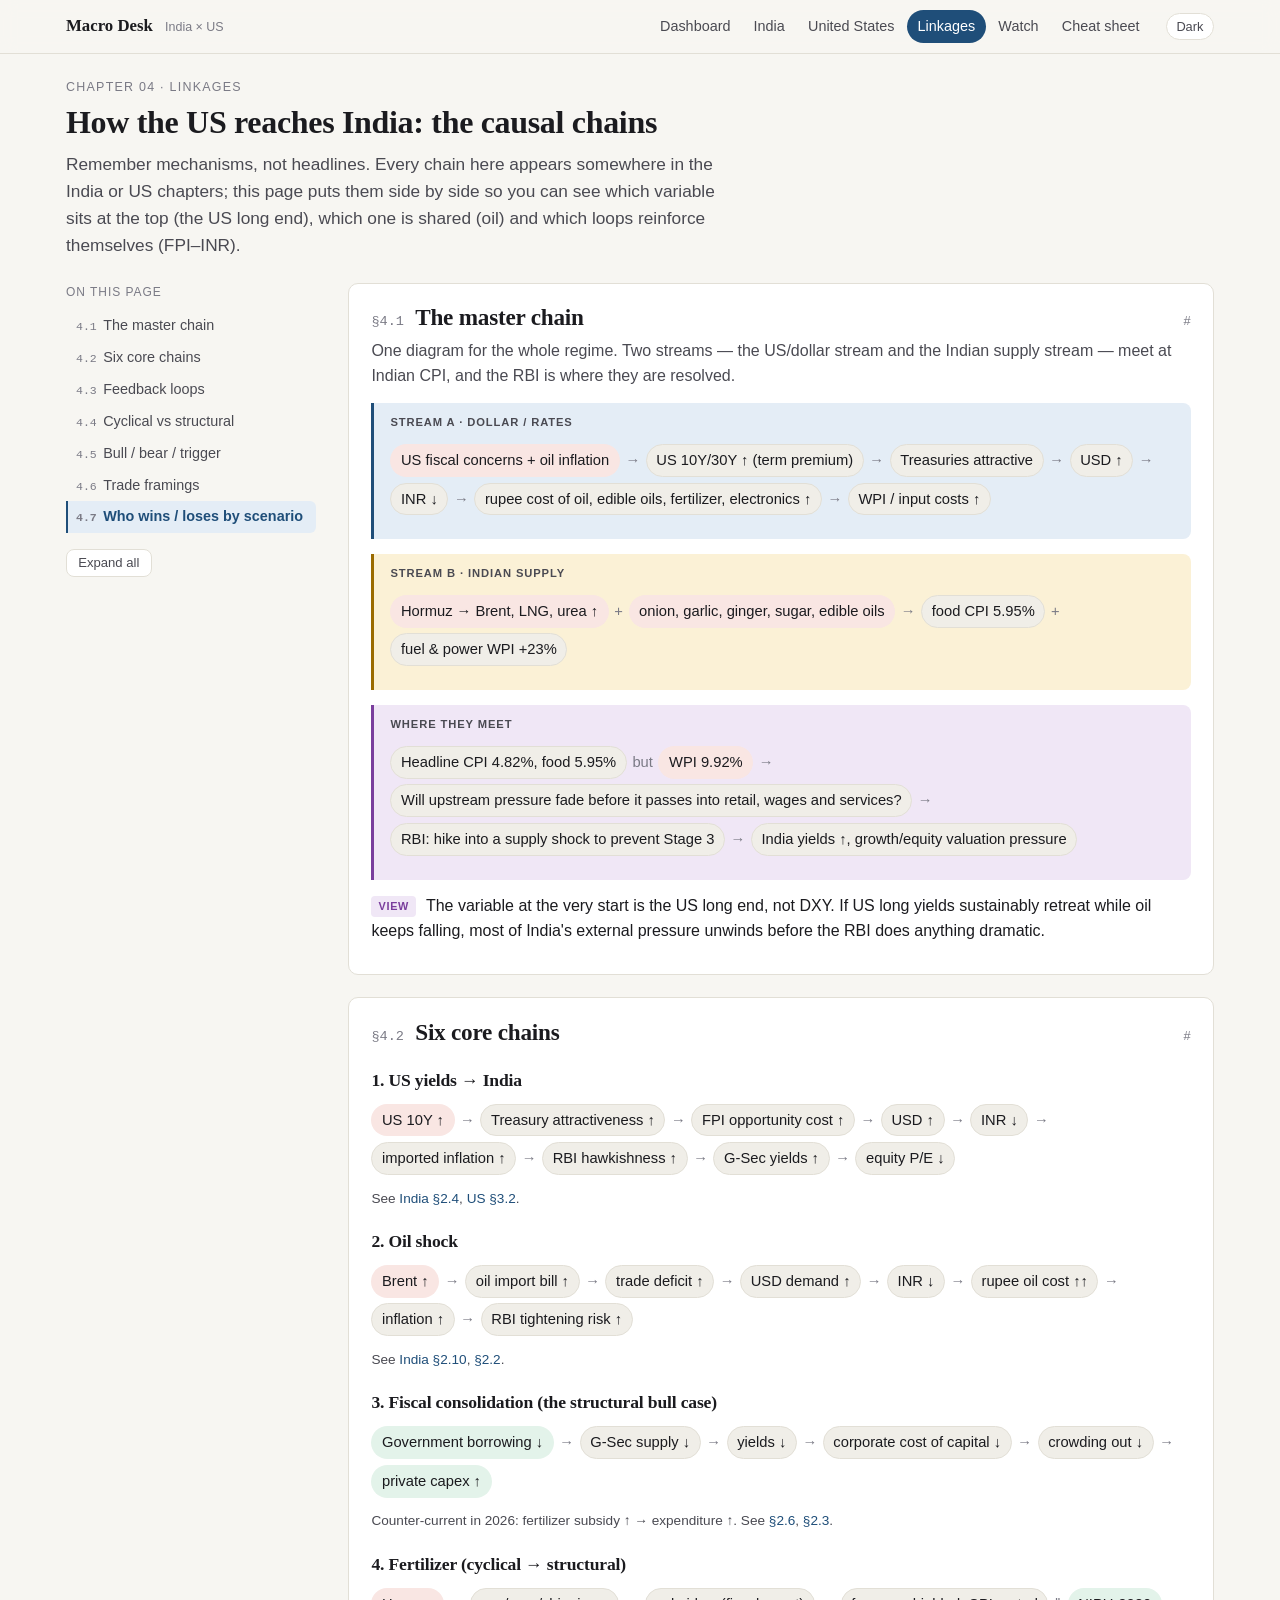
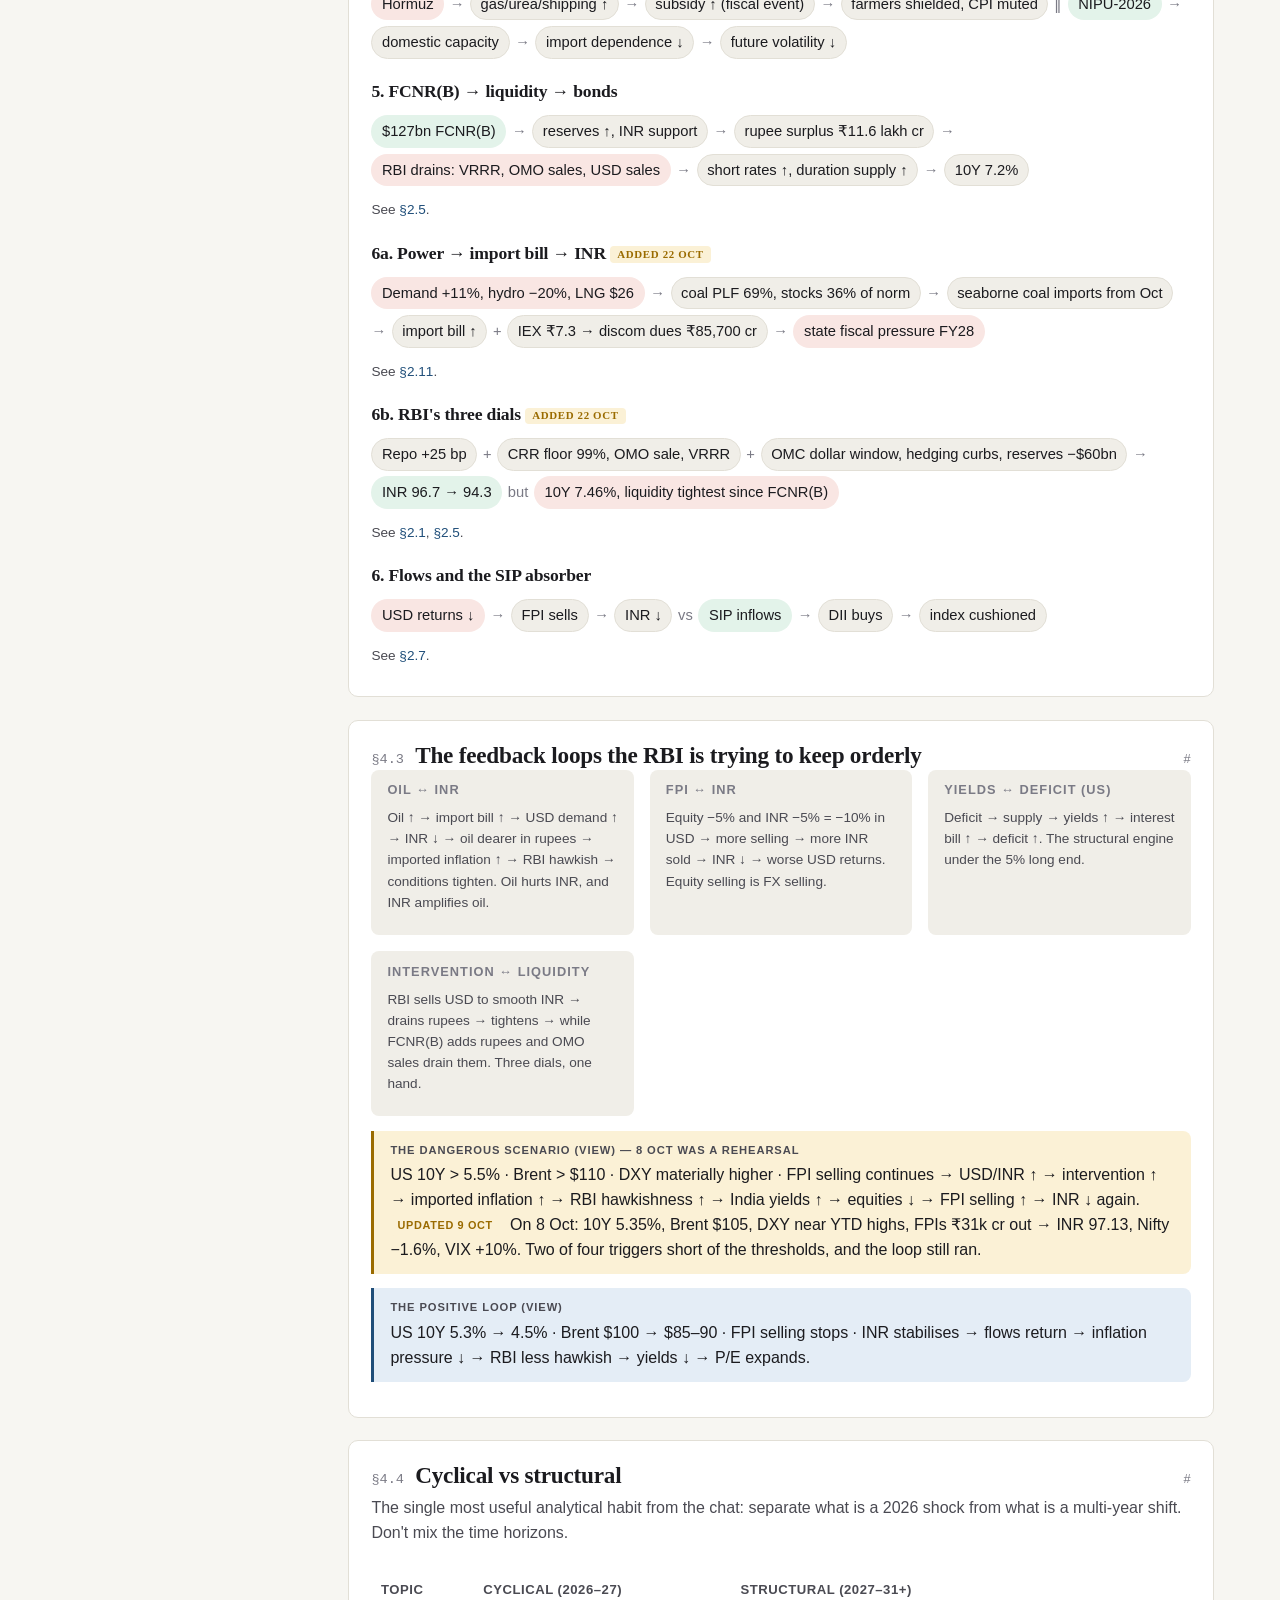
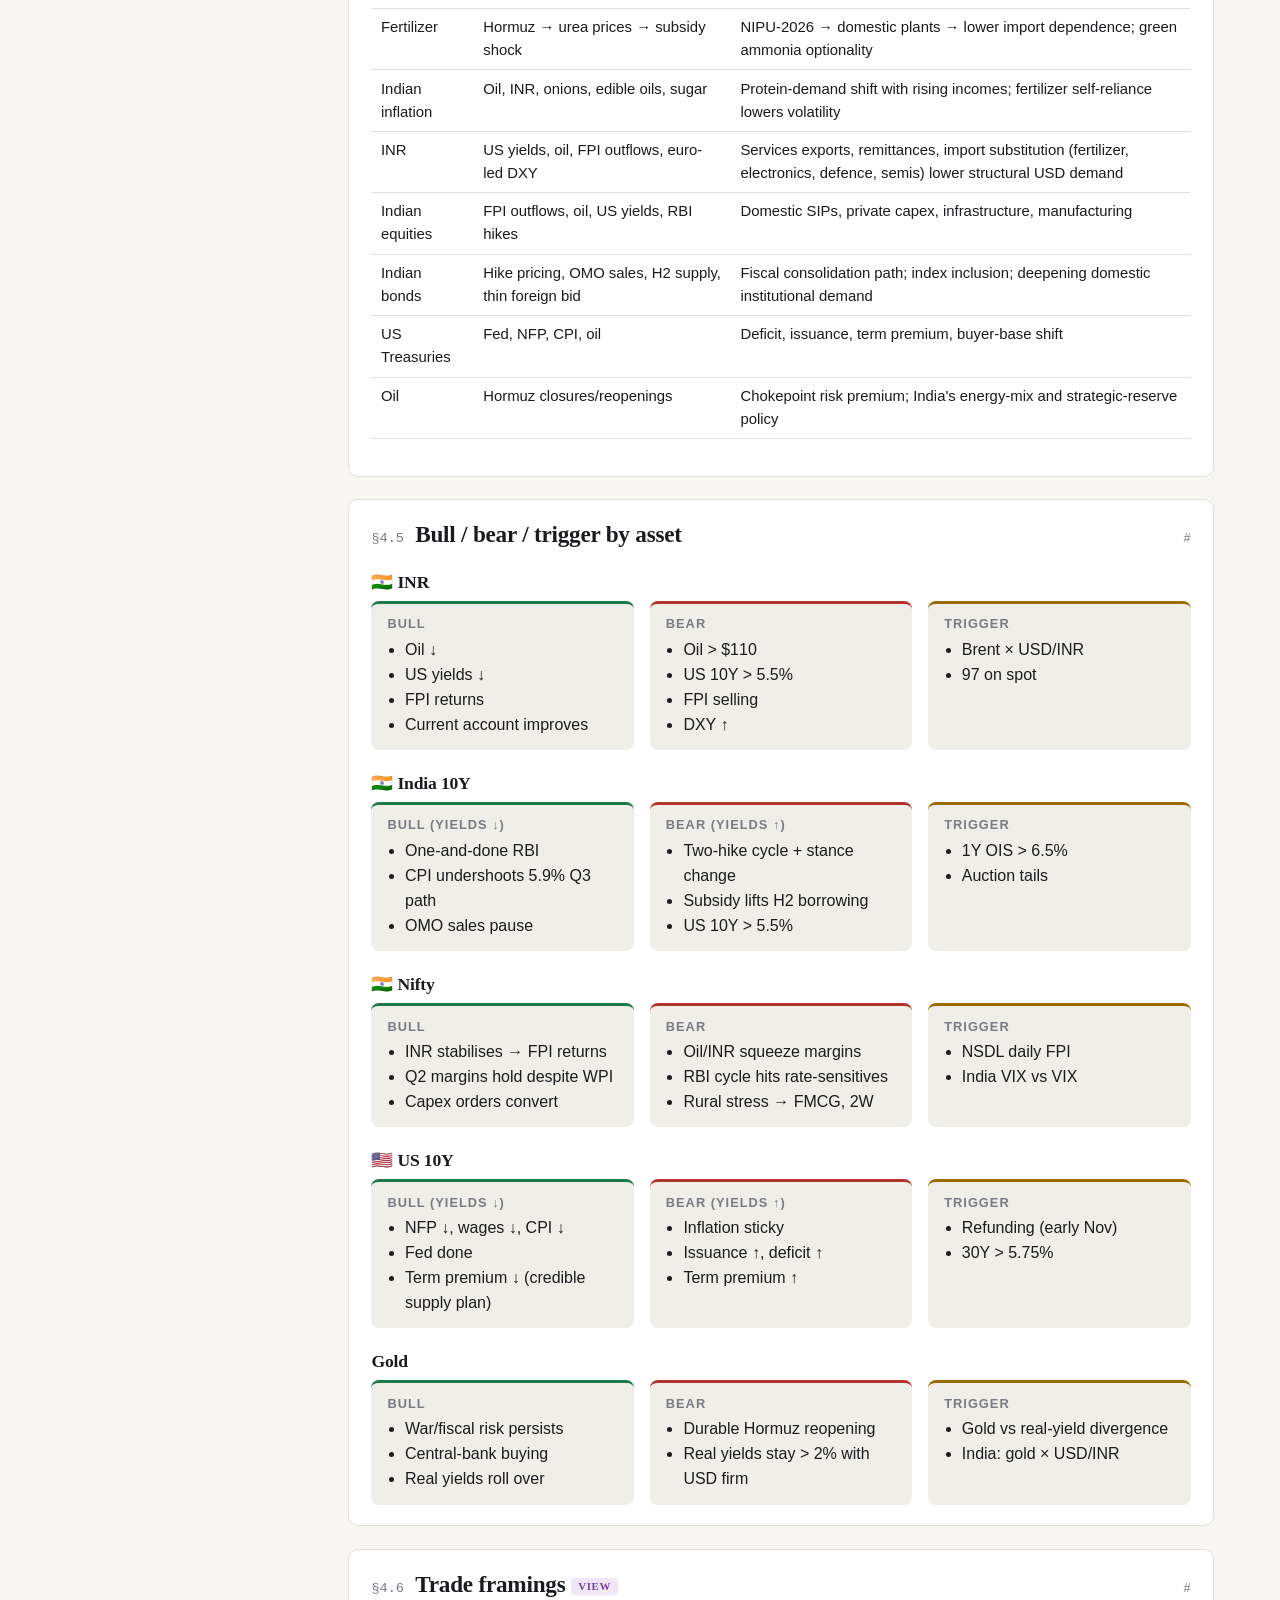
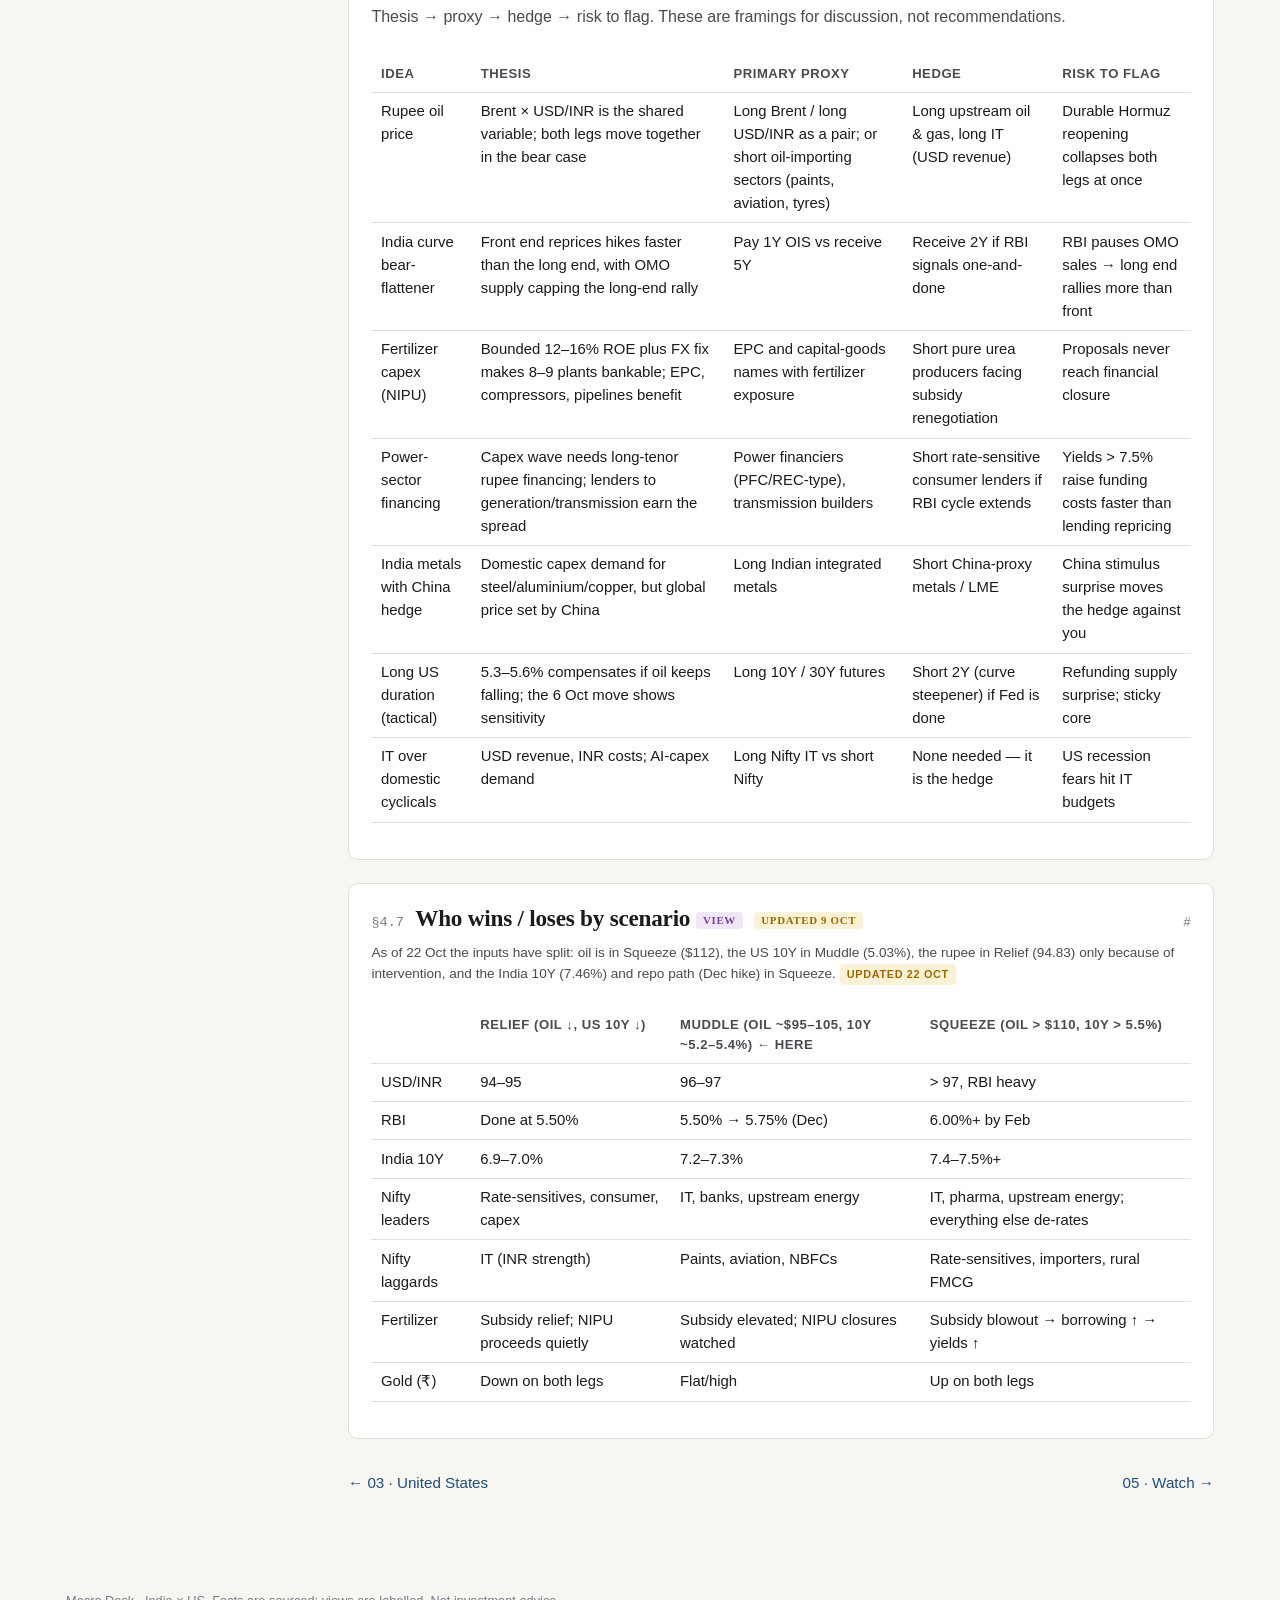
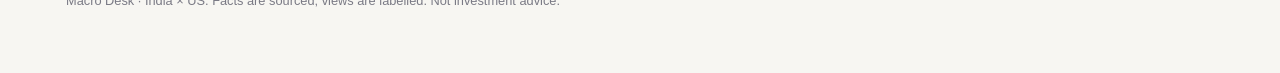
<file: linkages.html>
<!doctype html>
<html lang="en">
<head>
<meta charset="utf-8">
<meta name="viewport" content="width=device-width, initial-scale=1">
<title>Linkages — Macro Desk</title>
<meta name="description" content="How US and Indian macro connect: the causal chains, cyclical vs structural tables, bull/bear/trigger boxes, and trade framings.">
<link rel="stylesheet" href="assets/style.css">
</head>
<body>
<header class="topbar"><div class="inner">
  <a class="brand" href="index.html">Macro Desk <small>India × US</small></a>
  <nav class="nav">
    <a href="index.html">Dashboard</a><a href="india.html">India</a><a href="us.html">United States</a><a href="linkages.html">Linkages</a><a href="watch.html">Watch</a><a href="cheatsheet.html">Cheat sheet</a>
  </nav>
  <button id="themeBtn" class="theme-btn" type="button">Dark</button>
</div></header>

<main class="page">
<div class="hero">
  <div class="kicker">Chapter 04 · Linkages</div>
  <h1>How the US reaches India: the causal chains</h1>
  <p class="lede">Remember mechanisms, not headlines. Every chain here appears somewhere in the India or US chapters; this page puts them side by side so you can see which variable sits at the top (the US long end), which one is shared (oil) and which loops reinforce themselves (FPI–INR).</p>
</div>

<div class="layout">
<aside class="toc">
  <div class="toc-title">On this page</div>
  <a href="#lk-master"><span class="num">4.1</span>The master chain</a>
  <a href="#lk-chains"><span class="num">4.2</span>Six core chains</a>
  <a href="#lk-loops"><span class="num">4.3</span>Feedback loops</a>
  <a href="#lk-cyc"><span class="num">4.4</span>Cyclical vs structural</a>
  <a href="#lk-bullbear"><span class="num">4.5</span>Bull / bear / trigger</a>
  <a href="#lk-trades"><span class="num">4.6</span>Trade framings</a>
  <a href="#lk-matrix"><span class="num">4.7</span>Who wins / loses by scenario</a>
  <div class="toc-tools"><button id="expandAll" class="btn" type="button">Expand all</button></div>
</aside>

<div class="content">

<section class="section" id="lk-master">
  <header><span class="secnum">§4.1</span><h2>The master chain</h2><a class="anchor-link" href="#lk-master">#</a></header>
  <p class="oneliner">One diagram for the whole regime. Two streams — the US/dollar stream and the Indian supply stream — meet at Indian CPI, and the RBI is where they are resolved.</p>
  <div class="callout"><span class="label">Stream A · Dollar / rates</span>
    <div class="chain"><span class="hot">US fiscal concerns + oil inflation</span><i>→</i><span>US 10Y/30Y ↑ (term premium)</span><i>→</i><span>Treasuries attractive</span><i>→</i><span>USD ↑</span><i>→</i><span>INR ↓</span><i>→</i><span>rupee cost of oil, edible oils, fertilizer, electronics ↑</span><i>→</i><span>WPI / input costs ↑</span></div>
  </div>
  <div class="callout warn"><span class="label">Stream B · Indian supply</span>
    <div class="chain"><span class="hot">Hormuz → Brent, LNG, urea ↑</span><i>+</i><span class="hot">onion, garlic, ginger, sugar, edible oils</span><i>→</i><span>food CPI 5.95%</span><i>+</i><span>fuel &amp; power WPI +23%</span></div>
  </div>
  <div class="callout view"><span class="label">Where they meet</span>
    <div class="chain"><span>Headline CPI 4.82%, food 5.95%</span><i>but</i><span class="hot">WPI 9.92%</span><i>→</i><span>Will upstream pressure fade before it passes into retail, wages and services?</span><i>→</i><span>RBI: hike into a supply shock to prevent Stage 3</span><i>→</i><span>India yields ↑, growth/equity valuation pressure</span></div>
  </div>
  <p><span class="badge view">View</span> The variable at the very start is the US long end, not DXY. If US long yields sustainably retreat while oil keeps falling, most of India's external pressure unwinds before the RBI does anything dramatic.</p>
</section>

<section class="section" id="lk-chains">
  <header><span class="secnum">§4.2</span><h2>Six core chains</h2><a class="anchor-link" href="#lk-chains">#</a></header>
  <h3>1. US yields → India</h3>
  <div class="chain"><span class="hot">US 10Y ↑</span><i>→</i><span>Treasury attractiveness ↑</span><i>→</i><span>FPI opportunity cost ↑</span><i>→</i><span>USD ↑</span><i>→</i><span>INR ↓</span><i>→</i><span>imported inflation ↑</span><i>→</i><span>RBI hawkishness ↑</span><i>→</i><span>G-Sec yields ↑</span><i>→</i><span>equity P/E ↓</span></div>
  <p class="small">See <a href="india.html#in-fx">India §2.4</a>, <a href="us.html#us-treasuries">US §3.2</a>.</p>
  <h3>2. Oil shock</h3>
  <div class="chain"><span class="hot">Brent ↑</span><i>→</i><span>oil import bill ↑</span><i>→</i><span>trade deficit ↑</span><i>→</i><span>USD demand ↑</span><i>→</i><span>INR ↓</span><i>→</i><span>rupee oil cost ↑↑</span><i>→</i><span>inflation ↑</span><i>→</i><span>RBI tightening risk ↑</span></div>
  <p class="small">See <a href="india.html#in-oil">India §2.10</a>, <a href="india.html#in-inflation">§2.2</a>.</p>
  <h3>3. Fiscal consolidation (the structural bull case)</h3>
  <div class="chain"><span class="cool">Government borrowing ↓</span><i>→</i><span>G-Sec supply ↓</span><i>→</i><span>yields ↓</span><i>→</i><span>corporate cost of capital ↓</span><i>→</i><span>crowding out ↓</span><i>→</i><span class="cool">private capex ↑</span></div>
  <p class="small">Counter-current in 2026: fertilizer subsidy ↑ → expenditure ↑. See <a href="india.html#in-bonds">§2.6</a>, <a href="india.html#in-fertilizer">§2.3</a>.</p>
  <h3>4. Fertilizer (cyclical → structural)</h3>
  <div class="chain"><span class="hot">Hormuz</span><i>→</i><span>gas/urea/shipping ↑</span><i>→</i><span>subsidy ↑ (fiscal event)</span><i>→</i><span>farmers shielded, CPI muted</span><i>‖</i><span class="cool">NIPU-2026</span><i>→</i><span>domestic capacity</span><i>→</i><span>import dependence ↓</span><i>→</i><span>future volatility ↓</span></div>
  <h3>5. FCNR(B) → liquidity → bonds</h3>
  <div class="chain"><span class="cool">$127bn FCNR(B)</span><i>→</i><span>reserves ↑, INR support</span><i>→</i><span>rupee surplus ₹11.6 lakh cr</span><i>→</i><span class="hot">RBI drains: VRRR, OMO sales, USD sales</span><i>→</i><span>short rates ↑, duration supply ↑</span><i>→</i><span>10Y 7.2%</span></div>
  <p class="small">See <a href="india.html#in-fcnr">§2.5</a>.</p>
  <h3>6a. Power → import bill → INR <span class="badge new">Added 22 Oct</span></h3>
  <div class="chain"><span class="hot">Demand +11%, hydro −20%, LNG $26</span><i>→</i><span>coal PLF 69%, stocks 36% of norm</span><i>→</i><span>seaborne coal imports from Oct</span><i>→</i><span>import bill ↑</span><i>+</i><span>IEX ₹7.3 → discom dues ₹85,700 cr</span><i>→</i><span class="hot">state fiscal pressure FY28</span></div>
  <p class="small">See <a href="india.html#in-power">§2.11</a>.</p>
  <h3>6b. RBI's three dials <span class="badge new">Added 22 Oct</span></h3>
  <div class="chain"><span>Repo +25 bp</span><i>+</i><span>CRR floor 99%, OMO sale, VRRR</span><i>+</i><span>OMC dollar window, hedging curbs, reserves −$60bn</span><i>→</i><span class="cool">INR 96.7 → 94.3</span><i>but</i><span class="hot">10Y 7.46%, liquidity tightest since FCNR(B)</span></div>
  <p class="small">See <a href="india.html#in-rbi">§2.1</a>, <a href="india.html#in-fcnr">§2.5</a>.</p>
  <h3>6. Flows and the SIP absorber</h3>
  <div class="chain"><span class="hot">USD returns ↓</span><i>→</i><span>FPI sells</span><i>→</i><span>INR ↓</span><i>vs</i><span class="cool">SIP inflows</span><i>→</i><span>DII buys</span><i>→</i><span>index cushioned</span></div>
  <p class="small">See <a href="india.html#in-flows">§2.7</a>.</p>
</section>

<section class="section" id="lk-loops">
  <header><span class="secnum">§4.3</span><h2>The feedback loops the RBI is trying to keep orderly</h2><a class="anchor-link" href="#lk-loops">#</a></header>
  <div class="grid2">
    <div class="card"><h4>Oil ↔ INR</h4><p class="small">Oil ↑ → import bill ↑ → USD demand ↑ → INR ↓ → oil dearer in rupees → imported inflation ↑ → RBI hawkish → conditions tighten. Oil hurts INR, and INR amplifies oil.</p></div>
    <div class="card"><h4>FPI ↔ INR</h4><p class="small">Equity −5% and INR −5% = −10% in USD → more selling → more INR sold → INR ↓ → worse USD returns. Equity selling is FX selling.</p></div>
    <div class="card"><h4>Yields ↔ deficit (US)</h4><p class="small">Deficit → supply → yields ↑ → interest bill ↑ → deficit ↑. The structural engine under the 5% long end.</p></div>
    <div class="card"><h4>Intervention ↔ liquidity</h4><p class="small">RBI sells USD to smooth INR → drains rupees → tightens → while FCNR(B) adds rupees and OMO sales drain them. Three dials, one hand.</p></div>
  </div>
  <div class="callout warn"><span class="label">The dangerous scenario (view) — 8 Oct was a rehearsal</span>US 10Y &gt; 5.5% · Brent &gt; $110 · DXY materially higher · FPI selling continues → USD/INR ↑ → intervention ↑ → imported inflation ↑ → RBI hawkishness ↑ → India yields ↑ → equities ↓ → FPI selling ↑ → INR ↓ again. <br><span class="badge new">Updated 9 Oct</span> On 8 Oct: 10Y 5.35%, Brent $105, DXY near YTD highs, FPIs ₹31k cr out → INR 97.13, Nifty −1.6%, VIX +10%. Two of four triggers short of the thresholds, and the loop still ran.</div>
  <div class="callout"><span class="label">The positive loop (view)</span>US 10Y 5.3% → 4.5% · Brent $100 → $85–90 · FPI selling stops · INR stabilises → flows return → inflation pressure ↓ → RBI less hawkish → yields ↓ → P/E expands.</div>
</section>

<section class="section" id="lk-cyc">
  <header><span class="secnum">§4.4</span><h2>Cyclical vs structural</h2><a class="anchor-link" href="#lk-cyc">#</a></header>
  <p class="oneliner">The single most useful analytical habit from the chat: separate what is a 2026 shock from what is a multi-year shift. Don't mix the time horizons.</p>
  <div class="table-wrap"><table><thead><tr><th>Topic</th><th>Cyclical (2026–27)</th><th>Structural (2027–31+)</th></tr></thead><tbody>
    <tr><td>Fertilizer</td><td>Hormuz → urea prices → subsidy shock</td><td>NIPU-2026 → domestic plants → lower import dependence; green ammonia optionality</td></tr>
    <tr><td>Indian inflation</td><td>Oil, INR, onions, edible oils, sugar</td><td>Protein-demand shift with rising incomes; fertilizer self-reliance lowers volatility</td></tr>
    <tr><td>INR</td><td>US yields, oil, FPI outflows, euro-led DXY</td><td>Services exports, remittances, import substitution (fertilizer, electronics, defence, semis) lower structural USD demand</td></tr>
    <tr><td>Indian equities</td><td>FPI outflows, oil, US yields, RBI hikes</td><td>Domestic SIPs, private capex, infrastructure, manufacturing</td></tr>
    <tr><td>Indian bonds</td><td>Hike pricing, OMO sales, H2 supply, thin foreign bid</td><td>Fiscal consolidation path; index inclusion; deepening domestic institutional demand</td></tr>
    <tr><td>US Treasuries</td><td>Fed, NFP, CPI, oil</td><td>Deficit, issuance, term premium, buyer-base shift</td></tr>
    <tr><td>Oil</td><td>Hormuz closures/reopenings</td><td>Chokepoint risk premium; India's energy-mix and strategic-reserve policy</td></tr>
  </tbody></table></div>
</section>

<section class="section" id="lk-bullbear">
  <header><span class="secnum">§4.5</span><h2>Bull / bear / trigger by asset</h2><a class="anchor-link" href="#lk-bullbear">#</a></header>
  <h3>🇮🇳 INR</h3>
  <div class="grid2">
    <div class="card bull"><h4>Bull</h4><ul><li>Oil ↓</li><li>US yields ↓</li><li>FPI returns</li><li>Current account improves</li></ul></div>
    <div class="card bear"><h4>Bear</h4><ul><li>Oil &gt; $110</li><li>US 10Y &gt; 5.5%</li><li>FPI selling</li><li>DXY ↑</li></ul></div>
    <div class="card trigger"><h4>Trigger</h4><ul><li>Brent × USD/INR</li><li>97 on spot</li></ul></div>
  </div>
  <h3>🇮🇳 India 10Y</h3>
  <div class="grid2">
    <div class="card bull"><h4>Bull (yields ↓)</h4><ul><li>One-and-done RBI</li><li>CPI undershoots 5.9% Q3 path</li><li>OMO sales pause</li></ul></div>
    <div class="card bear"><h4>Bear (yields ↑)</h4><ul><li>Two-hike cycle + stance change</li><li>Subsidy lifts H2 borrowing</li><li>US 10Y &gt; 5.5%</li></ul></div>
    <div class="card trigger"><h4>Trigger</h4><ul><li>1Y OIS &gt; 6.5%</li><li>Auction tails</li></ul></div>
  </div>
  <h3>🇮🇳 Nifty</h3>
  <div class="grid2">
    <div class="card bull"><h4>Bull</h4><ul><li>INR stabilises → FPI returns</li><li>Q2 margins hold despite WPI</li><li>Capex orders convert</li></ul></div>
    <div class="card bear"><h4>Bear</h4><ul><li>Oil/INR squeeze margins</li><li>RBI cycle hits rate-sensitives</li><li>Rural stress → FMCG, 2W</li></ul></div>
    <div class="card trigger"><h4>Trigger</h4><ul><li>NSDL daily FPI</li><li>India VIX vs VIX</li></ul></div>
  </div>
  <h3>🇺🇸 US 10Y</h3>
  <div class="grid2">
    <div class="card bull"><h4>Bull (yields ↓)</h4><ul><li>NFP ↓, wages ↓, CPI ↓</li><li>Fed done</li><li>Term premium ↓ (credible supply plan)</li></ul></div>
    <div class="card bear"><h4>Bear (yields ↑)</h4><ul><li>Inflation sticky</li><li>Issuance ↑, deficit ↑</li><li>Term premium ↑</li></ul></div>
    <div class="card trigger"><h4>Trigger</h4><ul><li>Refunding (early Nov)</li><li>30Y &gt; 5.75%</li></ul></div>
  </div>
  <h3>Gold</h3>
  <div class="grid2">
    <div class="card bull"><h4>Bull</h4><ul><li>War/fiscal risk persists</li><li>Central-bank buying</li><li>Real yields roll over</li></ul></div>
    <div class="card bear"><h4>Bear</h4><ul><li>Durable Hormuz reopening</li><li>Real yields stay &gt; 2% with USD firm</li></ul></div>
    <div class="card trigger"><h4>Trigger</h4><ul><li>Gold vs real-yield divergence</li><li>India: gold × USD/INR</li></ul></div>
  </div>
</section>

<section class="section" id="lk-trades">
  <header><span class="secnum">§4.6</span><h2>Trade framings <span class="badge view">View</span></h2><a class="anchor-link" href="#lk-trades">#</a></header>
  <p class="oneliner">Thesis → proxy → hedge → risk to flag. These are framings for discussion, not recommendations.</p>
  <div class="table-wrap"><table><thead><tr><th>Idea</th><th>Thesis</th><th>Primary proxy</th><th>Hedge</th><th>Risk to flag</th></tr></thead><tbody>
    <tr><td>Rupee oil price</td><td>Brent × USD/INR is the shared variable; both legs move together in the bear case</td><td>Long Brent / long USD/INR as a pair; or short oil-importing sectors (paints, aviation, tyres)</td><td>Long upstream oil &amp; gas, long IT (USD revenue)</td><td>Durable Hormuz reopening collapses both legs at once</td></tr>
    <tr><td>India curve bear-flattener</td><td>Front end reprices hikes faster than the long end, with OMO supply capping the long-end rally</td><td>Pay 1Y OIS vs receive 5Y</td><td>Receive 2Y if RBI signals one-and-done</td><td>RBI pauses OMO sales → long end rallies more than front</td></tr>
    <tr><td>Fertilizer capex (NIPU)</td><td>Bounded 12–16% ROE plus FX fix makes 8–9 plants bankable; EPC, compressors, pipelines benefit</td><td>EPC and capital-goods names with fertilizer exposure</td><td>Short pure urea producers facing subsidy renegotiation</td><td>Proposals never reach financial closure</td></tr>
    <tr><td>Power-sector financing</td><td>Capex wave needs long-tenor rupee financing; lenders to generation/transmission earn the spread</td><td>Power financiers (PFC/REC-type), transmission builders</td><td>Short rate-sensitive consumer lenders if RBI cycle extends</td><td>Yields &gt; 7.5% raise funding costs faster than lending repricing</td></tr>
    <tr><td>India metals with China hedge</td><td>Domestic capex demand for steel/aluminium/copper, but global price set by China</td><td>Long Indian integrated metals</td><td>Short China-proxy metals / LME</td><td>China stimulus surprise moves the hedge against you</td></tr>
    <tr><td>Long US duration (tactical)</td><td>5.3–5.6% compensates if oil keeps falling; the 6 Oct move shows sensitivity</td><td>Long 10Y / 30Y futures</td><td>Short 2Y (curve steepener) if Fed is done</td><td>Refunding supply surprise; sticky core</td></tr>
    <tr><td>IT over domestic cyclicals</td><td>USD revenue, INR costs; AI-capex demand</td><td>Long Nifty IT vs short Nifty</td><td>None needed — it is the hedge</td><td>US recession fears hit IT budgets</td></tr>
  </tbody></table></div>
</section>

<section class="section" id="lk-matrix">
  <header><span class="secnum">§4.7</span><h2>Who wins / loses by scenario <span class="badge view">View</span> <span class="badge new">Updated 9 Oct</span></h2><a class="anchor-link" href="#lk-matrix">#</a></header>
  <p class="small">As of 22 Oct the inputs have split: oil is in Squeeze ($112), the US 10Y in Muddle (5.03%), the rupee in Relief (94.83) only because of intervention, and the India 10Y (7.46%) and repo path (Dec hike) in Squeeze. <span class="badge new">Updated 22 Oct</span></p>
  <div class="table-wrap"><table><thead><tr><th></th><th>Relief (oil ↓, US 10Y ↓)</th><th>Muddle (oil ~$95–105, 10Y ~5.2–5.4%) ← here</th><th>Squeeze (oil &gt; $110, 10Y &gt; 5.5%)</th></tr></thead><tbody>
    <tr><td>USD/INR</td><td>94–95</td><td>96–97</td><td>&gt; 97, RBI heavy</td></tr>
    <tr><td>RBI</td><td>Done at 5.50%</td><td>5.50% → 5.75% (Dec)</td><td>6.00%+ by Feb</td></tr>
    <tr><td>India 10Y</td><td>6.9–7.0%</td><td>7.2–7.3%</td><td>7.4–7.5%+</td></tr>
    <tr><td>Nifty leaders</td><td>Rate-sensitives, consumer, capex</td><td>IT, banks, upstream energy</td><td>IT, pharma, upstream energy; everything else de-rates</td></tr>
    <tr><td>Nifty laggards</td><td>IT (INR strength)</td><td>Paints, aviation, NBFCs</td><td>Rate-sensitives, importers, rural FMCG</td></tr>
    <tr><td>Fertilizer</td><td>Subsidy relief; NIPU proceeds quietly</td><td>Subsidy elevated; NIPU closures watched</td><td>Subsidy blowout → borrowing ↑ → yields ↑</td></tr>
    <tr><td>Gold (₹)</td><td>Down on both legs</td><td>Flat/high</td><td>Up on both legs</td></tr>
  </tbody></table></div>
</section>

<nav class="pager"><a href="us.html">← 03 · United States</a><a href="watch.html">05 · Watch →</a></nav>
</div></div>
</main>
<footer>Macro Desk · India × US. Facts are sourced; views are labelled. Not investment advice.</footer>
<script src="assets/app.js"></script>
</body>
</html>
</file>
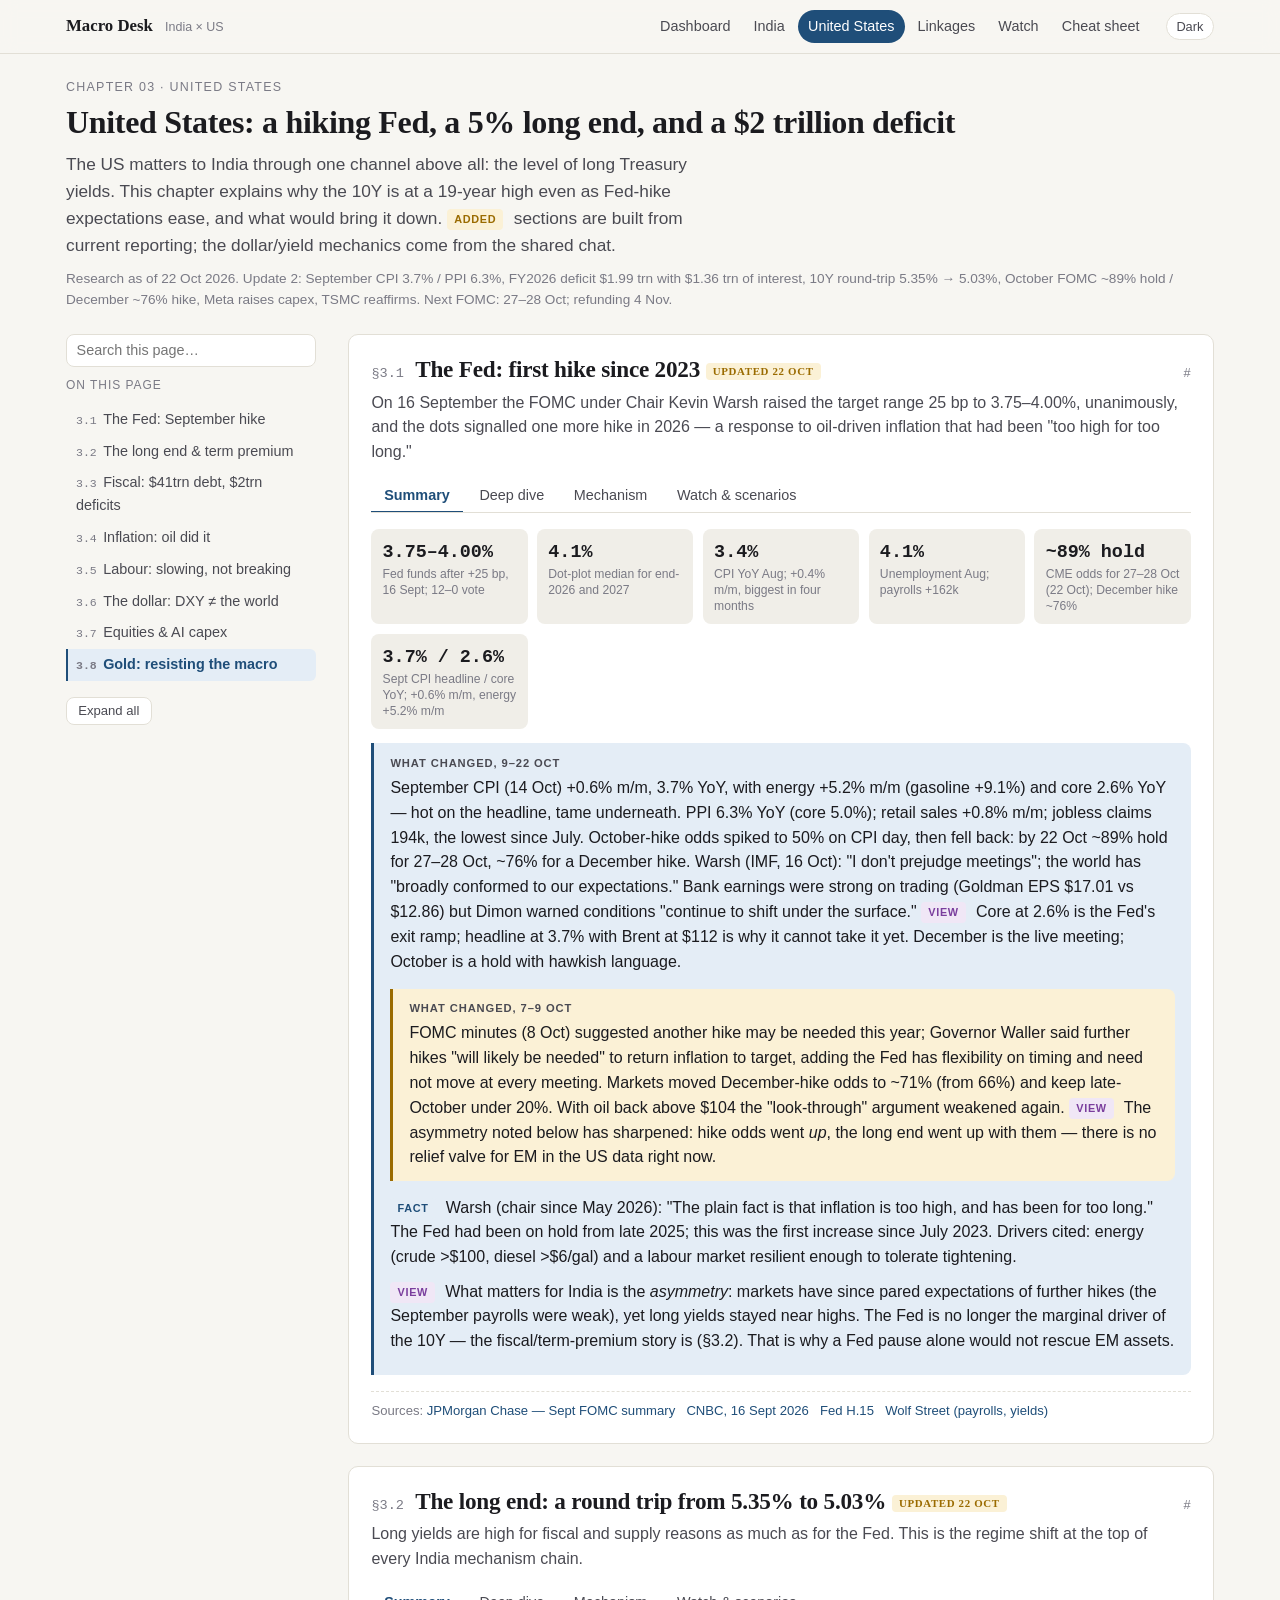
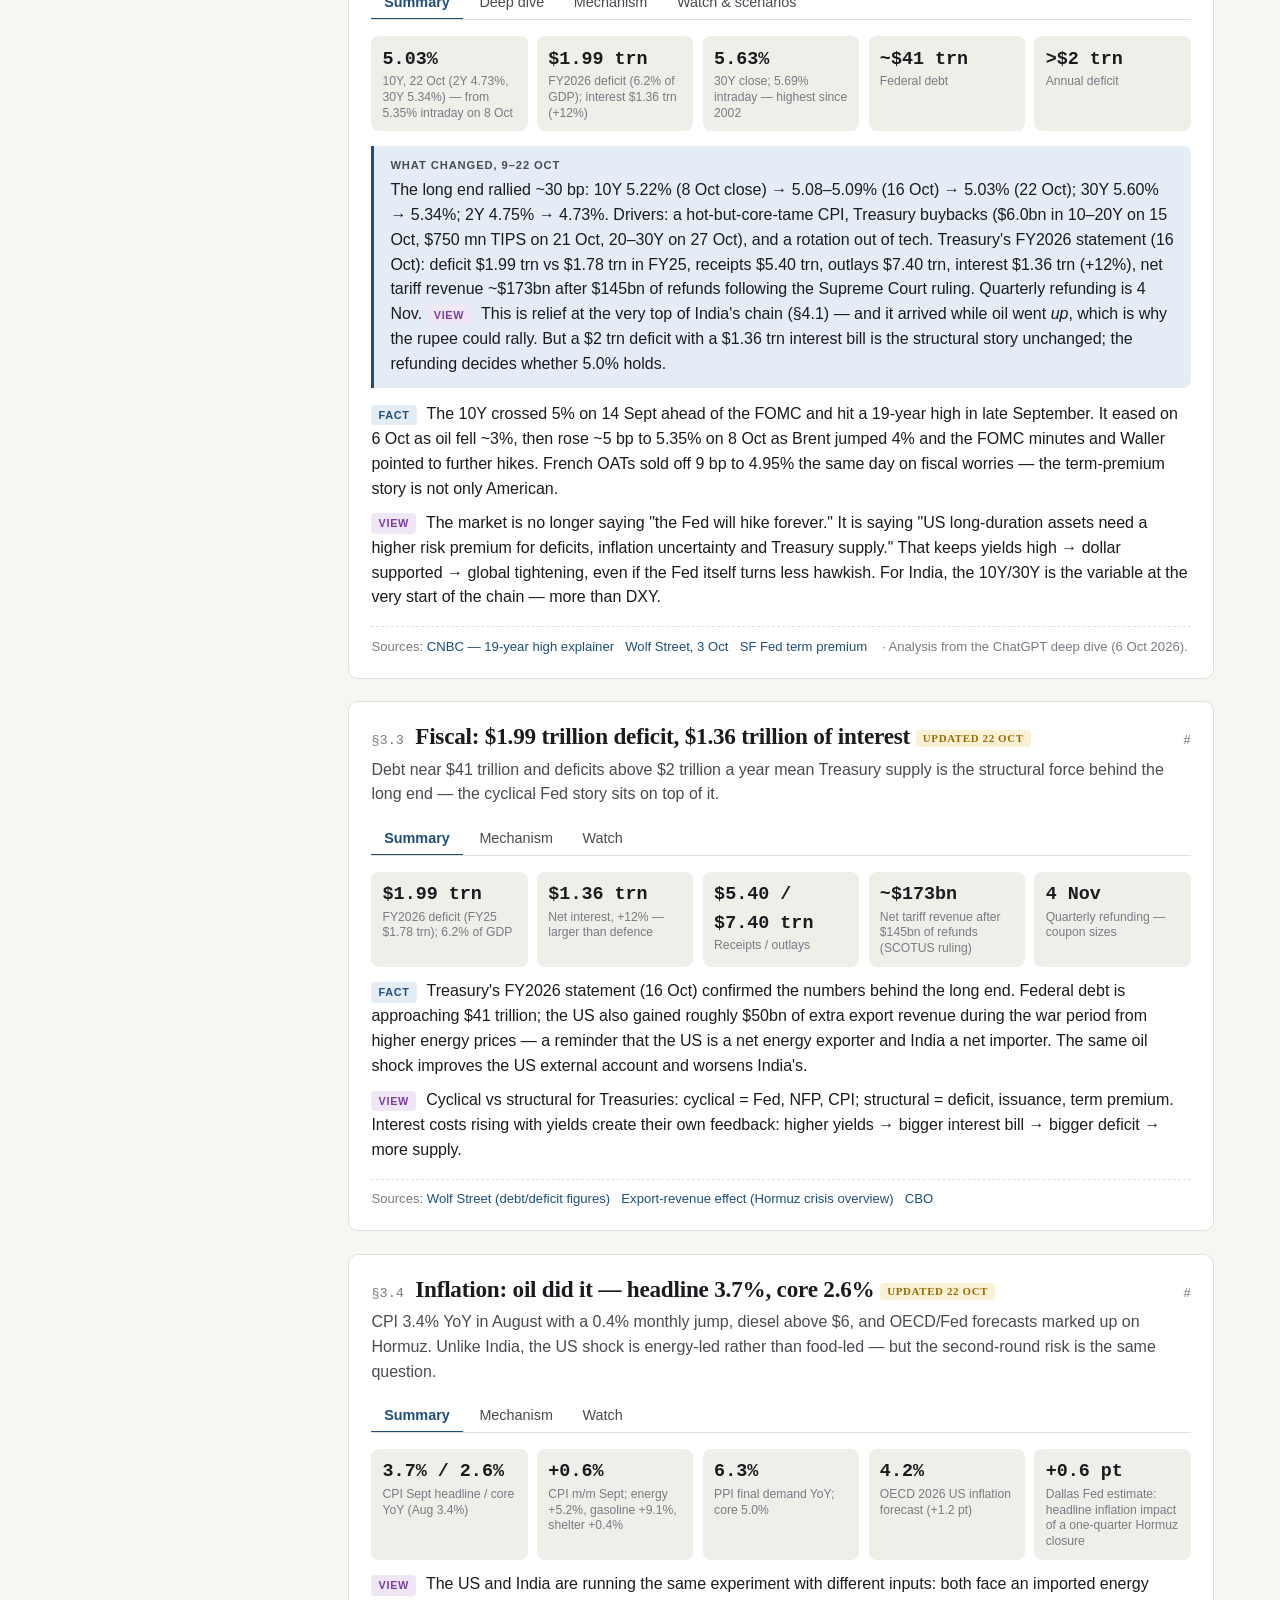
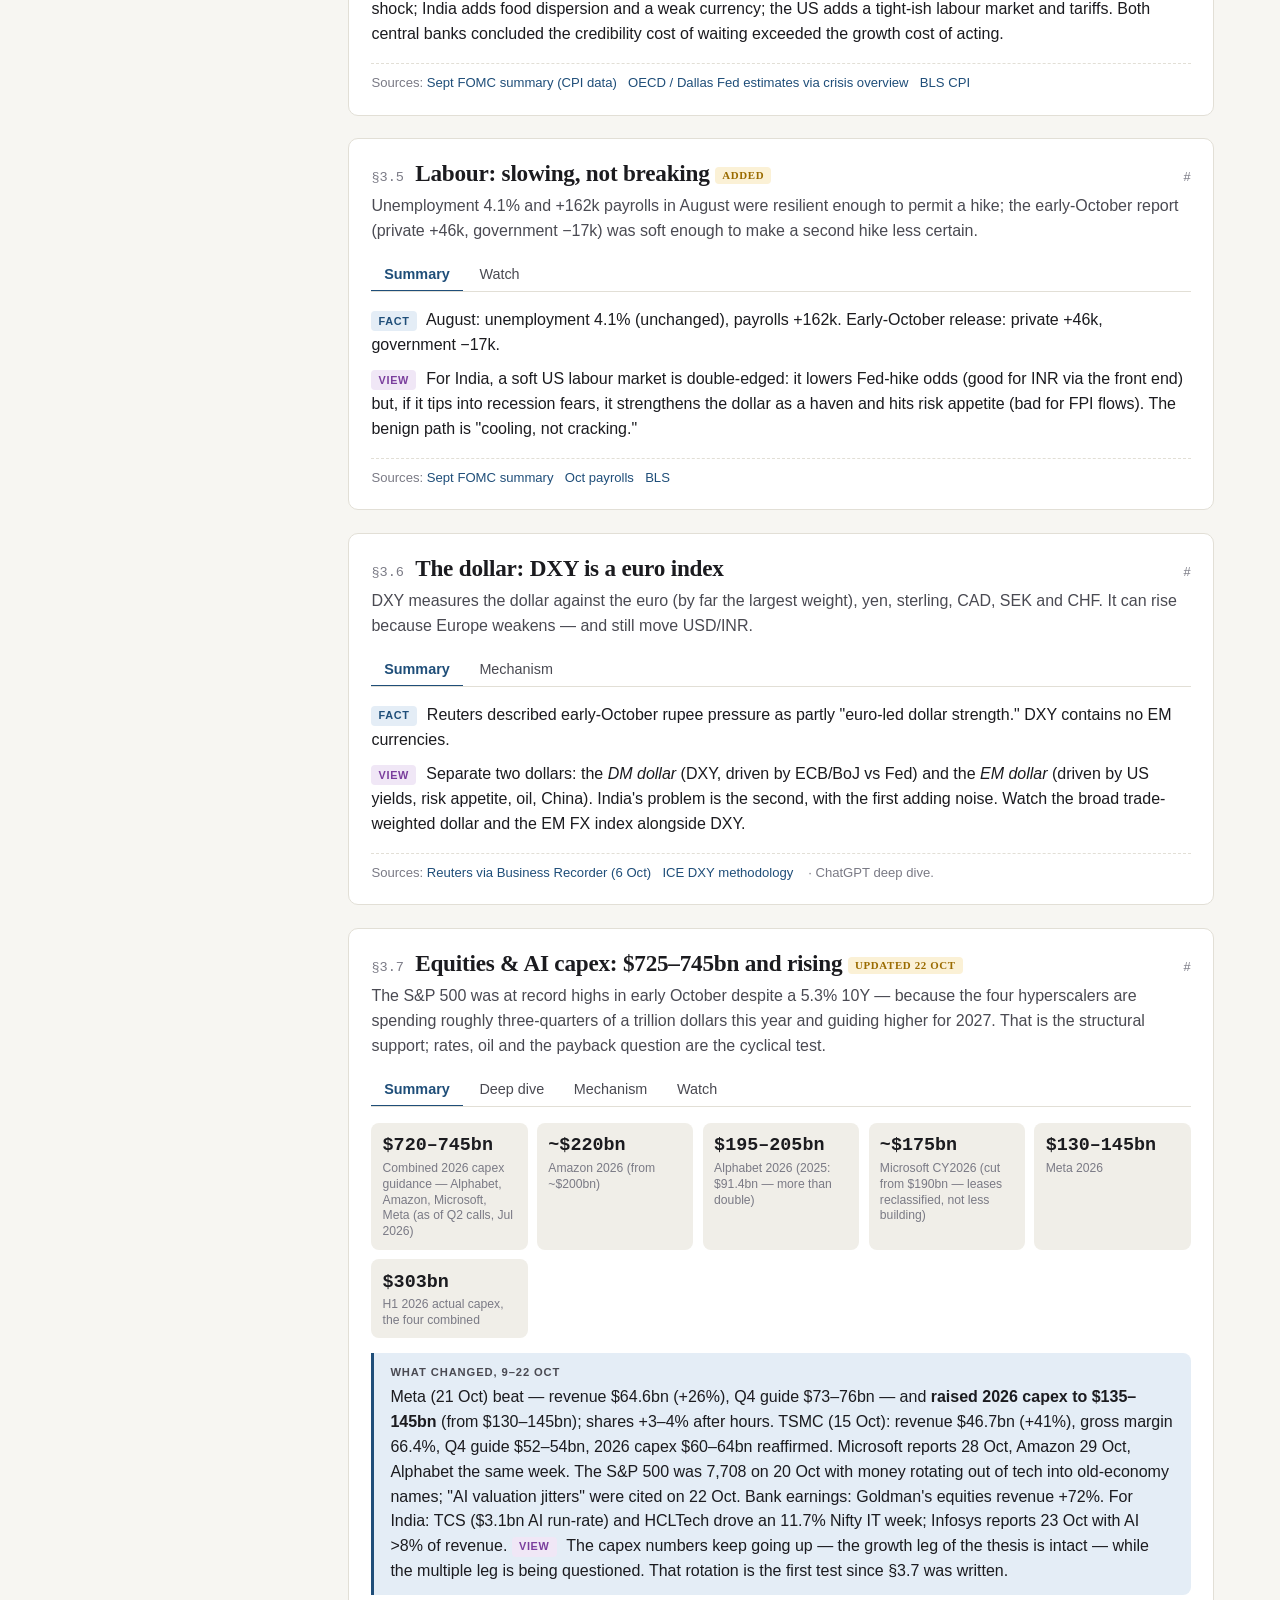
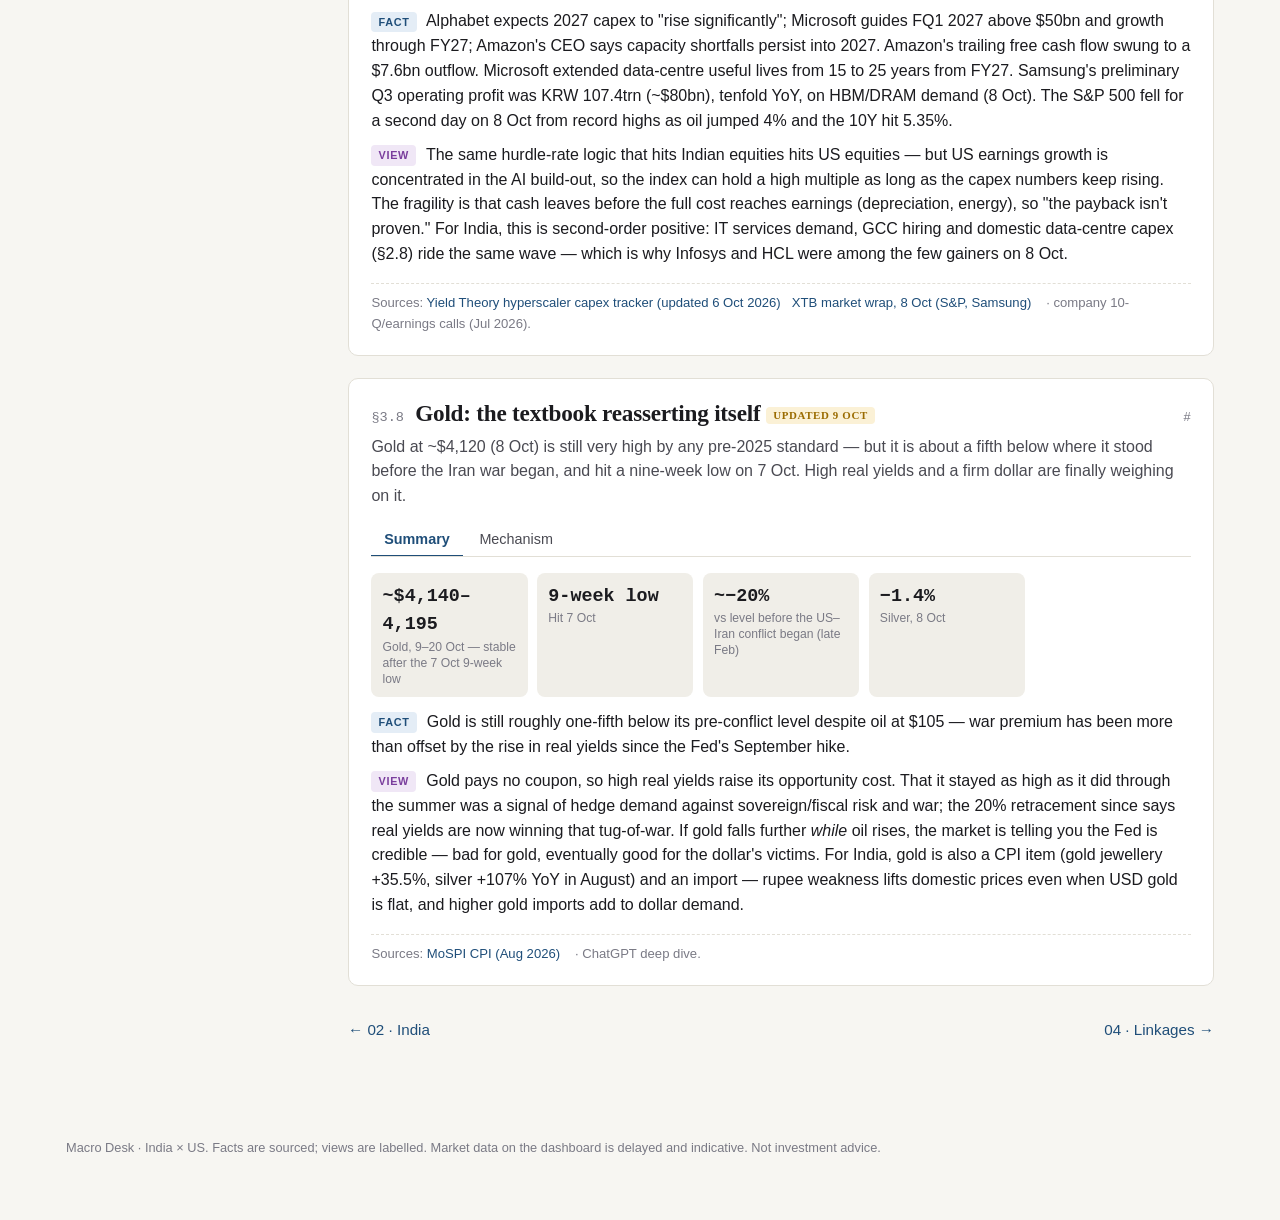
<file: us.html>
<!doctype html>
<html lang="en">
<head>
<meta charset="utf-8">
<meta name="viewport" content="width=device-width, initial-scale=1">
<title>United States — Macro Desk</title>
<meta name="description" content="US macro briefing: the Fed under Warsh, the Treasury long end and term premium, fiscal deficits, inflation, labour, the dollar, equities and gold.">
<link rel="stylesheet" href="assets/style.css">
</head>
<body>
<header class="topbar"><div class="inner">
  <a class="brand" href="index.html">Macro Desk <small>India × US</small></a>
  <nav class="nav">
    <a href="index.html">Dashboard</a><a href="india.html">India</a><a href="us.html">United States</a><a href="linkages.html">Linkages</a><a href="watch.html">Watch</a><a href="cheatsheet.html">Cheat sheet</a>
  </nav>
  <button id="themeBtn" class="theme-btn" type="button">Dark</button>
</div></header>

<main class="page">
<div class="hero">
  <div class="kicker">Chapter 03 · United States</div>
  <h1>United States: a hiking Fed, a 5% long end, and a $2 trillion deficit</h1>
  <p class="lede">The US matters to India through one channel above all: the level of long Treasury yields. This chapter explains why the 10Y is at a 19-year high even as Fed-hike expectations ease, and what would bring it down. <span class="badge new">Added</span> sections are built from current reporting; the dollar/yield mechanics come from the shared chat.</p>
  <p class="meta">Research as of 22 Oct 2026. Update 2: September CPI 3.7% / PPI 6.3%, FY2026 deficit $1.99 trn with $1.36 trn of interest, 10Y round-trip 5.35% → 5.03%, October FOMC ~89% hold / December ~76% hike, Meta raises capex, TSMC reaffirms. Next FOMC: 27–28 Oct; refunding 4 Nov.</p>
</div>

<div class="layout">
<aside class="toc">
  <input id="pageSearch" class="search" type="search" placeholder="Search this page…" aria-label="Search this page">
  <div class="toc-title">On this page</div>
  <a href="#us-fed"><span class="num">3.1</span>The Fed: September hike</a>
  <a href="#us-treasuries"><span class="num">3.2</span>The long end &amp; term premium</a>
  <a href="#us-fiscal"><span class="num">3.3</span>Fiscal: $41trn debt, $2trn deficits</a>
  <a href="#us-inflation"><span class="num">3.4</span>Inflation: oil did it</a>
  <a href="#us-labour"><span class="num">3.5</span>Labour: slowing, not breaking</a>
  <a href="#us-dollar"><span class="num">3.6</span>The dollar: DXY ≠ the world</a>
  <a href="#us-equities"><span class="num">3.7</span>Equities &amp; AI capex</a>
  <a href="#us-gold"><span class="num">3.8</span>Gold: resisting the macro</a>
  <div class="toc-tools"><button id="expandAll" class="btn" type="button">Expand all</button></div>
</aside>

<div class="content">

<section class="section" id="us-fed">
  <header><span class="secnum">§3.1</span><h2>The Fed: first hike since 2023 <span class="badge new">Updated 22 Oct</span></h2><a class="anchor-link" href="#us-fed">#</a></header>
  <p class="oneliner">On 16 September the FOMC under Chair Kevin Warsh raised the target range 25 bp to 3.75–4.00%, unanimously, and the dots signalled one more hike in 2026 — a response to oil-driven inflation that had been "too high for too long."</p>
  <div class="tabs"><button class="tab active" data-key="summary">Summary</button><button class="tab" data-key="deep">Deep dive</button><button class="tab" data-key="mech">Mechanism</button><button class="tab" data-key="watch">Watch &amp; scenarios</button></div>
  <div class="panel active" data-title="Summary">
    <div class="kn">
      <div><b>3.75–4.00%</b><small>Fed funds after +25 bp, 16 Sept; 12–0 vote</small></div>
      <div><b>4.1%</b><small>Dot-plot median for end-2026 and 2027</small></div>
      <div><b>3.4%</b><small>CPI YoY Aug; +0.4% m/m, biggest in four months</small></div>
      <div><b>4.1%</b><small>Unemployment Aug; payrolls +162k</small></div>
      <div><b>~89% hold</b><small>CME odds for 27–28 Oct (22 Oct); December hike ~76%</small></div>
      <div><b>3.7% / 2.6%</b><small>Sept CPI headline / core YoY; +0.6% m/m, energy +5.2% m/m</small></div>
    </div>
    <div class="callout"><span class="label">What changed, 9–22 Oct</span>September CPI (14 Oct) +0.6% m/m, 3.7% YoY, with energy +5.2% m/m (gasoline +9.1%) and core 2.6% YoY — hot on the headline, tame underneath. PPI 6.3% YoY (core 5.0%); retail sales +0.8% m/m; jobless claims 194k, the lowest since July. October-hike odds spiked to 50% on CPI day, then fell back: by 22 Oct ~89% hold for 27–28 Oct, ~76% for a December hike. Warsh (IMF, 16 Oct): "I don't prejudge meetings"; the world has "broadly conformed to our expectations." Bank earnings were strong on trading (Goldman EPS $17.01 vs $12.86) but Dimon warned conditions "continue to shift under the surface." <span class="badge view">View</span> Core at 2.6% is the Fed's exit ramp; headline at 3.7% with Brent at $112 is why it cannot take it yet. December is the live meeting; October is a hold with hawkish language.
    <div class="callout warn"><span class="label">What changed, 7–9 Oct</span>FOMC minutes (8 Oct) suggested another hike may be needed this year; Governor Waller said further hikes "will likely be needed" to return inflation to target, adding the Fed has flexibility on timing and need not move at every meeting. Markets moved December-hike odds to ~71% (from 66%) and keep late-October under 20%. With oil back above $104 the "look-through" argument weakened again. <span class="badge view">View</span> The asymmetry noted below has sharpened: hike odds went <em>up</em>, the long end went up with them — there is no relief valve for EM in the US data right now.</div>
    <p><span class="badge fact">Fact</span> Warsh (chair since May 2026): "The plain fact is that inflation is too high, and has been for too long." The Fed had been on hold from late 2025; this was the first increase since July 2023. Drivers cited: energy (crude &gt;$100, diesel &gt;$6/gal) and a labour market resilient enough to tolerate tightening.</p>
    <p><span class="badge view">View</span> What matters for India is the <em>asymmetry</em>: markets have since pared expectations of further hikes (the September payrolls were weak), yet long yields stayed near highs. The Fed is no longer the marginal driver of the 10Y — the fiscal/term-premium story is (§3.2). That is why a Fed pause alone would not rescue EM assets.</p>
  </div>
  <div class="panel" data-title="Deep dive">
    <h3>Why hike into an oil shock?</h3>
    <p>Classic doctrine says look through supply shocks. The FOMC chose not to because (a) inflation had been above target for five years, so expectations were fragile; (b) the labour market was not weak enough to do the work; (c) the Hormuz shock was persisting, not fading — Brent re-crossed $100 in July after the June MoU collapsed. The hike is a credibility purchase, the same logic the RBI is weighing (<a href="india.html#in-rbi">India §2.1</a>).</p>
    <h3>What the market has done since</h3>
    <ul class="tight">
      <li>Early-October payrolls: private +46k, government −17k — soft enough to cut odds of a December hike.</li>
      <li>Yet 10Y 5.28% (week to 3 Oct, +11 bp) and 30Y 5.63% (5.69% intraday, highest since 2002). Front-end hike pricing eased; the long end did not follow.</li>
      <li>6 Oct: oil −3%, 10Y back to ~5.27% — the first good day for duration in a while.</li>
    </ul>
    <h3>The policy mix problem</h3>
    <p><span class="badge view">View</span> A hawkish Fed plus $2 trillion deficits is the worst mix for EM: it supports the dollar through both the policy rate and the term premium. The best outcome for India is not a dovish Fed; it is a Fed that is done <em>and</em> a Treasury market that believes supply is under control.</p>
  </div>
  <div class="panel" data-title="Mechanism">
    <div class="chain"><span class="hot">Oil shock → CPI 3.4%</span><i>→</i><span>Fed hikes 25 bp</span><i>→</i><span>front end ↑</span><i>→</i><span>USD supported</span><i>→</i><span>EM hurdle rate ↑</span></div>
    <div class="chain"><span>Weak payrolls</span><i>→</i><span>hike odds ↓</span><i>→</i><span>2Y eases</span><i>→</i><span class="hot">but 10Y/30Y stay high (term premium)</span><i>→</i><span>limited EM relief</span></div>
  </div>
  <div class="panel" data-title="Watch &amp; scenarios">
    <ul class="timeline">
      <li><span class="d">mid-Oct</span><span>September CPI (BLS) and PCE later in the month.</span></li>
      <li class="soon"><span class="d">27–28 Oct</span><span>FOMC: hold vs second hike; any change to the "one more" dot.</span></li>
      <li><span class="d">early Nov</span><span>Treasury quarterly refunding — coupon sizes are the term-premium event.</span></li>
    </ul>
    <div class="grid2">
      <div class="card bull"><h4>For India: good Fed outcome</h4><ul><li>Hold with "data-dependent" language; oil easing cited</li><li>2Y down, 10Y down → USD softer</li></ul></div>
      <div class="card bear"><h4>Bad Fed outcome</h4><ul><li>Second hike with upgraded inflation forecasts</li><li>Or: hold, but long end sells off anyway on supply</li></ul></div>
      <div class="card trigger"><h4>Tell</h4><ul><li>Does the 10Y fall on weak data? If not, the fiscal story dominates.</li></ul></div>
    </div>
  </div>
  <div class="sources">Sources: <a href="https://www.chase.com/personal/investments/learning-and-insights/article/federal-reserve-raises-rates-officials-signal-one-more-hike-in-2026">JPMorgan Chase — Sept FOMC summary</a><a href="https://www.cnbc.com/2026/09/16/fed-rate-decision-september-2026.html">CNBC, 16 Sept 2026</a><a href="https://www.federalreserve.gov/releases/h15/">Fed H.15</a><a href="https://wolfstreet.com/2026/10/03/a-wild-week-for-10-year-30-year-treasury-yields-is-there-blood-in-the-streets-yet-is-it-good-enough-for-me-to-nibble/">Wolf Street (payrolls, yields)</a></div>
</section>

<section class="section" id="us-treasuries">
  <header><span class="secnum">§3.2</span><h2>The long end: a round trip from 5.35% to 5.03% <span class="badge new">Updated 22 Oct</span></h2><a class="anchor-link" href="#us-treasuries">#</a></header>
  <p class="oneliner">Long yields are high for fiscal and supply reasons as much as for the Fed. This is the regime shift at the top of every India mechanism chain.</p>
  <div class="tabs"><button class="tab active" data-key="summary">Summary</button><button class="tab" data-key="deep">Deep dive</button><button class="tab" data-key="mech">Mechanism</button><button class="tab" data-key="watch">Watch &amp; scenarios</button></div>
  <div class="panel active" data-title="Summary">
    <div class="kn">
      <div><b>5.03%</b><small>10Y, 22 Oct (2Y 4.73%, 30Y 5.34%) — from 5.35% intraday on 8 Oct</small></div>
      <div><b>$1.99 trn</b><small>FY2026 deficit (6.2% of GDP); interest $1.36 trn (+12%)</small></div>
      <div><b>5.63%</b><small>30Y close; 5.69% intraday — highest since 2002</small></div>
      <div><b>~$41 trn</b><small>Federal debt</small></div>
      <div><b>&gt;$2 trn</b><small>Annual deficit</small></div>
    </div>
    <div class="callout"><span class="label">What changed, 9–22 Oct</span>The long end rallied ~30 bp: 10Y 5.22% (8 Oct close) → 5.08–5.09% (16 Oct) → 5.03% (22 Oct); 30Y 5.60% → 5.34%; 2Y 4.75% → 4.73%. Drivers: a hot-but-core-tame CPI, Treasury buybacks ($6.0bn in 10–20Y on 15 Oct, $750 mn TIPS on 21 Oct, 20–30Y on 27 Oct), and a rotation out of tech. Treasury's FY2026 statement (16 Oct): deficit $1.99 trn vs $1.78 trn in FY25, receipts $5.40 trn, outlays $7.40 trn, interest $1.36 trn (+12%), net tariff revenue ~$173bn after $145bn of refunds following the Supreme Court ruling. Quarterly refunding is 4 Nov. <span class="badge view">View</span> This is relief at the very top of India's chain (§4.1) — and it arrived while oil went <em>up</em>, which is why the rupee could rally. But a $2 trn deficit with a $1.36 trn interest bill is the structural story unchanged; the refunding decides whether 5.0% holds.</div>
    <p><span class="badge fact">Fact</span> The 10Y crossed 5% on 14 Sept ahead of the FOMC and hit a 19-year high in late September. It eased on 6 Oct as oil fell ~3%, then rose ~5 bp to 5.35% on 8 Oct as Brent jumped 4% and the FOMC minutes and Waller pointed to further hikes. French OATs sold off 9 bp to 4.95% the same day on fiscal worries — the term-premium story is not only American.</p>
    <p><span class="badge view">View</span> The market is no longer saying "the Fed will hike forever." It is saying "US long-duration assets need a higher risk premium for deficits, inflation uncertainty and Treasury supply." That keeps yields high → dollar supported → global tightening, even if the Fed itself turns less hawkish. For India, the 10Y/30Y is the variable at the very start of the chain — more than DXY.</p>
  </div>
  <div class="panel" data-title="Deep dive">
    <h3>Decomposing a 5.3% 10Y</h3>
    <table><thead><tr><th>Component</th><th>What drives it</th><th>Direction now</th></tr></thead><tbody>
      <tr><td>Expected policy path</td><td>Fed funds 3.75–4.00%, dots at 4.1%</td><td>Flat to slightly lower after weak payrolls</td></tr>
      <tr><td>Inflation expectations</td><td>CPI 3.4%, oil &gt;$100, OECD 2026 US CPI 4.2%</td><td>Elevated</td></tr>
      <tr><td>Term premium</td><td>Deficit &gt;$2 trn, coupon supply, debt ~$41 trn, buyer base shifting from Fed/foreign official to price-sensitive private</td><td>Rising — the swing factor</td></tr>
    </tbody></table>
    <h3>Why supply matters more now</h3>
    <p>The Fed is not buying (QT); foreign official demand is flat; so the marginal buyer is private and price-sensitive. Each refunding tests how much coupon issuance the market will absorb without a concession. The 30Y at 5.69% intraday is that concession being demanded.</p>
    <h3>Old vs new framework</h3>
    <p><b>Old:</b> Fed stops hiking → yields ↓ → USD ↓ → EM rally. <b>Now:</b> Fed stops hiking, but supply and term premium keep the 10Y ~5% → USD attractive → EM relief limited. Treasury buybacks and issuance skew toward bills can ease the long end at the margin; they do not change the arithmetic of a $2 trillion deficit.</p>
  </div>
  <div class="panel" data-title="Mechanism">
    <div class="chain"><span class="hot">Deficit &gt; $2 trn + QT</span><i>→</i><span>coupon supply ↑</span><i>→</i><span>price-sensitive buyers demand premium</span><i>→</i><span>term premium ↑</span><i>→</i><span>10Y/30Y ↑ regardless of Fed</span><i>→</i><span>USD ↑</span><i>→</i><span class="hot">INR ↓, FPI exits, India yields ↑</span></div>
  </div>
  <div class="panel" data-title="Watch &amp; scenarios">
    <ul class="tight">
      <li>Auction tails on 10Y/30Y; dealer take-down share.</li>
      <li>Quarterly refunding (early Nov): coupon sizes, bill share, buyback schedule.</li>
      <li>SF Fed / NY Fed term-premium estimates.</li>
      <li>Oil: the 6 Oct move showed the long end still trades inflation, not only supply.</li>
    </ul>
    <div class="grid2">
      <div class="card bull"><h4>Yields fall (India relief)</h4><ul><li>10Y 5.3% → 4.5% on oil ↓ + softer data + credible supply plan</li></ul></div>
      <div class="card bear"><h4>Yields rise</h4><ul><li>10Y &gt; 5.5%, 30Y &gt; 5.75% on sticky inflation + supply</li></ul></div>
      <div class="card trigger"><h4>Threshold</h4><ul><li>5.5% on the 10Y is the level the chat flagged as the "dangerous scenario" for INR</li></ul></div>
    </div>
  </div>
  <div class="sources">Sources: <a href="https://www.cnbc.com/2026/09/26/10-year-treasury-yield-is-at-its-highest-in-19-years-how-we-got-here.html">CNBC — 19-year high explainer</a><a href="https://wolfstreet.com/2026/10/03/a-wild-week-for-10-year-30-year-treasury-yields-is-there-blood-in-the-streets-yet-is-it-good-enough-for-me-to-nibble/">Wolf Street, 3 Oct</a><a href="https://www.frbsf.org/research-and-insights/data-and-indicators/treasury-yield-premiums/">SF Fed term premium</a> · Analysis from the ChatGPT deep dive (6 Oct 2026).</div>
</section>

<section class="section" id="us-fiscal">
  <header><span class="secnum">§3.3</span><h2>Fiscal: $1.99 trillion deficit, $1.36 trillion of interest <span class="badge new">Updated 22 Oct</span></h2><a class="anchor-link" href="#us-fiscal">#</a></header>
  <p class="oneliner">Debt near $41 trillion and deficits above $2 trillion a year mean Treasury supply is the structural force behind the long end — the cyclical Fed story sits on top of it.</p>
  <div class="tabs"><button class="tab active" data-key="summary">Summary</button><button class="tab" data-key="mech">Mechanism</button><button class="tab" data-key="watch">Watch</button></div>
  <div class="panel active" data-title="Summary">
    <div class="kn">
      <div><b>$1.99 trn</b><small>FY2026 deficit (FY25 $1.78 trn); 6.2% of GDP</small></div>
      <div><b>$1.36 trn</b><small>Net interest, +12% — larger than defence</small></div>
      <div><b>$5.40 / $7.40 trn</b><small>Receipts / outlays</small></div>
      <div><b>~$173bn</b><small>Net tariff revenue after $145bn of refunds (SCOTUS ruling)</small></div>
      <div><b>4 Nov</b><small>Quarterly refunding — coupon sizes</small></div>
    </div>
    <p><span class="badge fact">Fact</span> Treasury's FY2026 statement (16 Oct) confirmed the numbers behind the long end. Federal debt is approaching $41 trillion; the US also gained roughly $50bn of extra export revenue during the war period from higher energy prices — a reminder that the US is a net energy exporter and India a net importer. The same oil shock improves the US external account and worsens India's.</p>
    <p><span class="badge view">View</span> Cyclical vs structural for Treasuries: cyclical = Fed, NFP, CPI; structural = deficit, issuance, term premium. Interest costs rising with yields create their own feedback: higher yields → bigger interest bill → bigger deficit → more supply.</p>
  </div>
  <div class="panel" data-title="Mechanism">
    <div class="chain"><span class="hot">Deficit &gt; $2 trn</span><i>→</i><span>issuance ↑</span><i>→</i><span>yields ↑</span><i>→</i><span>interest bill ↑</span><i>→</i><span>deficit ↑</span><i>↺</i></div>
    <div class="chain"><span>Oil ↑</span><i>→</i><span class="cool">US export revenue ↑ (net exporter)</span><i>vs</i><span class="hot">India import bill ↑ (net importer)</span><i>→</i><span>USD/INR ↑</span></div>
  </div>
  <div class="panel" data-title="Watch">
    <ul class="tight"><li>CBO monthly budget review; interest outlays as % of revenue.</li><li>Refunding statements; bill vs coupon mix.</li><li>Any fiscal package / tariff-revenue developments.</li></ul>
  </div>
  <div class="sources">Sources: <a href="https://wolfstreet.com/2026/10/03/a-wild-week-for-10-year-30-year-treasury-yields-is-there-blood-in-the-streets-yet-is-it-good-enough-for-me-to-nibble/">Wolf Street (debt/deficit figures)</a><a href="https://en.wikipedia.org/wiki/2026_Strait_of_Hormuz_crisis">Export-revenue effect (Hormuz crisis overview)</a><a href="https://www.cbo.gov">CBO</a></div>
</section>

<section class="section" id="us-inflation">
  <header><span class="secnum">§3.4</span><h2>Inflation: oil did it — headline 3.7%, core 2.6% <span class="badge new">Updated 22 Oct</span></h2><a class="anchor-link" href="#us-inflation">#</a></header>
  <p class="oneliner">CPI 3.4% YoY in August with a 0.4% monthly jump, diesel above $6, and OECD/Fed forecasts marked up on Hormuz. Unlike India, the US shock is energy-led rather than food-led — but the second-round risk is the same question.</p>
  <div class="tabs"><button class="tab active" data-key="summary">Summary</button><button class="tab" data-key="mech">Mechanism</button><button class="tab" data-key="watch">Watch</button></div>
  <div class="panel active" data-title="Summary">
    <div class="kn">
      <div><b>3.7% / 2.6%</b><small>CPI Sept headline / core YoY (Aug 3.4%)</small></div>
      <div><b>+0.6%</b><small>CPI m/m Sept; energy +5.2%, gasoline +9.1%, shelter +0.4%</small></div>
      <div><b>6.3%</b><small>PPI final demand YoY; core 5.0%</small></div>
      <div><b>4.2%</b><small>OECD 2026 US inflation forecast (+1.2 pt)</small></div>
      <div><b>+0.6 pt</b><small>Dallas Fed estimate: headline inflation impact of a one-quarter Hormuz closure</small></div>
    </div>
    <p><span class="badge view">View</span> The US and India are running the same experiment with different inputs: both face an imported energy shock; India adds food dispersion and a weak currency; the US adds a tight-ish labour market and tariffs. Both central banks concluded the credibility cost of waiting exceeded the growth cost of acting.</p>
  </div>
  <div class="panel" data-title="Mechanism">
    <div class="chain"><span class="hot">Brent &gt; $100</span><i>→</i><span>gasoline/diesel ↑</span><i>→</i><span>headline CPI ↑</span><i>→</i><span>freight, airfares, food-at-home</span><i>→</i><span>core goods</span><i>→</i><span>expectations</span><i>→</i><span>Fed hikes</span></div>
  </div>
  <div class="panel" data-title="Watch">
    <ul class="tight"><li>Core services ex-shelter (the second-round gauge).</li><li>Gasoline/diesel retail prices vs crude (pass-through lag).</li><li>5y5y breakevens and Michigan expectations.</li></ul>
  </div>
  <div class="sources">Sources: <a href="https://www.chase.com/personal/investments/learning-and-insights/article/federal-reserve-raises-rates-officials-signal-one-more-hike-in-2026">Sept FOMC summary (CPI data)</a><a href="https://en.wikipedia.org/wiki/2026_Strait_of_Hormuz_crisis">OECD / Dallas Fed estimates via crisis overview</a><a href="https://www.bls.gov/cpi/">BLS CPI</a></div>
</section>

<section class="section" id="us-labour">
  <header><span class="secnum">§3.5</span><h2>Labour: slowing, not breaking <span class="badge new">Added</span></h2><a class="anchor-link" href="#us-labour">#</a></header>
  <p class="oneliner">Unemployment 4.1% and +162k payrolls in August were resilient enough to permit a hike; the early-October report (private +46k, government −17k) was soft enough to make a second hike less certain.</p>
  <div class="tabs"><button class="tab active" data-key="summary">Summary</button><button class="tab" data-key="watch">Watch</button></div>
  <div class="panel active" data-title="Summary">
    <p><span class="badge fact">Fact</span> August: unemployment 4.1% (unchanged), payrolls +162k. Early-October release: private +46k, government −17k.</p>
    <p><span class="badge view">View</span> For India, a soft US labour market is double-edged: it lowers Fed-hike odds (good for INR via the front end) but, if it tips into recession fears, it strengthens the dollar as a haven and hits risk appetite (bad for FPI flows). The benign path is "cooling, not cracking."</p>
  </div>
  <div class="panel" data-title="Watch">
    <ul class="tight"><li>Monthly NFP, unemployment rate, average hourly earnings (wage inflation = second-round gauge).</li><li>JOLTS quits, initial claims.</li></ul>
  </div>
  <div class="sources">Sources: <a href="https://www.chase.com/personal/investments/learning-and-insights/article/federal-reserve-raises-rates-officials-signal-one-more-hike-in-2026">Sept FOMC summary</a><a href="https://wolfstreet.com/2026/10/03/a-wild-week-for-10-year-30-year-treasury-yields-is-there-blood-in-the-streets-yet-is-it-good-enough-for-me-to-nibble/">Oct payrolls</a><a href="https://www.bls.gov">BLS</a></div>
</section>

<section class="section" id="us-dollar">
  <header><span class="secnum">§3.6</span><h2>The dollar: DXY is a euro index</h2><a class="anchor-link" href="#us-dollar">#</a></header>
  <p class="oneliner">DXY measures the dollar against the euro (by far the largest weight), yen, sterling, CAD, SEK and CHF. It can rise because Europe weakens — and still move USD/INR.</p>
  <div class="tabs"><button class="tab active" data-key="summary">Summary</button><button class="tab" data-key="mech">Mechanism</button></div>
  <div class="panel active" data-title="Summary">
    <p><span class="badge fact">Fact</span> Reuters described early-October rupee pressure as partly "euro-led dollar strength." DXY contains no EM currencies.</p>
    <p><span class="badge view">View</span> Separate two dollars: the <em>DM dollar</em> (DXY, driven by ECB/BoJ vs Fed) and the <em>EM dollar</em> (driven by US yields, risk appetite, oil, China). India's problem is the second, with the first adding noise. Watch the broad trade-weighted dollar and the EM FX index alongside DXY.</p>
  </div>
  <div class="panel" data-title="Mechanism">
    <div class="chain"><span>EUR sells off</span><i>→</i><span>DXY ↑</span><i>→</i><span>Asian FX dealers sell local currencies</span><i>→</i><span>USD/INR ↑ "for free"</span></div>
    <div class="chain"><span class="hot">US yields ↑ + oil ↑ + risk-off</span><i>→</i><span>EM dollar ↑</span><i>→</i><span>USD/INR ↑ "for real"</span></div>
  </div>
  <div class="sources">Sources: <a href="https://www.brecorder.com">Reuters via Business Recorder (6 Oct)</a><a href="https://www.theice.com">ICE DXY methodology</a> · ChatGPT deep dive.</div>
</section>

<section class="section" id="us-equities">
  <header><span class="secnum">§3.7</span><h2>Equities &amp; AI capex: $725–745bn and rising <span class="badge new">Updated 22 Oct</span></h2><a class="anchor-link" href="#us-equities">#</a></header>
  <p class="oneliner">The S&amp;P 500 was at record highs in early October despite a 5.3% 10Y — because the four hyperscalers are spending roughly three-quarters of a trillion dollars this year and guiding higher for 2027. That is the structural support; rates, oil and the payback question are the cyclical test.</p>
  <div class="tabs"><button class="tab active" data-key="summary">Summary</button><button class="tab" data-key="deep">Deep dive</button><button class="tab" data-key="mech">Mechanism</button><button class="tab" data-key="watch">Watch</button></div>

  <div class="panel active" data-title="Summary">
    <div class="kn">
      <div><b>$720–745bn</b><small>Combined 2026 capex guidance — Alphabet, Amazon, Microsoft, Meta (as of Q2 calls, Jul 2026)</small></div>
      <div><b>~$220bn</b><small>Amazon 2026 (from ~$200bn)</small></div>
      <div><b>$195–205bn</b><small>Alphabet 2026 (2025: $91.4bn — more than double)</small></div>
      <div><b>~$175bn</b><small>Microsoft CY2026 (cut from $190bn — leases reclassified, not less building)</small></div>
      <div><b>$130–145bn</b><small>Meta 2026</small></div>
      <div><b>$303bn</b><small>H1 2026 actual capex, the four combined</small></div>
    </div>
    <div class="callout"><span class="label">What changed, 9–22 Oct</span>Meta (21 Oct) beat — revenue $64.6bn (+26%), Q4 guide $73–76bn — and <b>raised 2026 capex to $135–145bn</b> (from $130–145bn); shares +3–4% after hours. TSMC (15 Oct): revenue $46.7bn (+41%), gross margin 66.4%, Q4 guide $52–54bn, 2026 capex $60–64bn reaffirmed. Microsoft reports 28 Oct, Amazon 29 Oct, Alphabet the same week. The S&amp;P 500 was 7,708 on 20 Oct with money rotating out of tech into old-economy names; "AI valuation jitters" were cited on 22 Oct. Bank earnings: Goldman's equities revenue +72%. For India: TCS ($3.1bn AI run-rate) and HCLTech drove an 11.7% Nifty IT week; Infosys reports 23 Oct with AI &gt;8% of revenue. <span class="badge view">View</span> The capex numbers keep going up — the growth leg of the thesis is intact — while the multiple leg is being questioned. That rotation is the first test since §3.7 was written.</div>
    <p><span class="badge fact">Fact</span> Alphabet expects 2027 capex to "rise significantly"; Microsoft guides FQ1 2027 above $50bn and growth through FY27; Amazon's CEO says capacity shortfalls persist into 2027. Amazon's trailing free cash flow swung to a $7.6bn outflow. Microsoft extended data-centre useful lives from 15 to 25 years from FY27. Samsung's preliminary Q3 operating profit was KRW 107.4trn (~$80bn), tenfold YoY, on HBM/DRAM demand (8 Oct). The S&amp;P 500 fell for a second day on 8 Oct from record highs as oil jumped 4% and the 10Y hit 5.35%.</p>
    <p><span class="badge view">View</span> The same hurdle-rate logic that hits Indian equities hits US equities — but US earnings growth is concentrated in the AI build-out, so the index can hold a high multiple as long as the capex numbers keep rising. The fragility is that cash leaves before the full cost reaches earnings (depreciation, energy), so "the payback isn't proven." For India, this is second-order positive: IT services demand, GCC hiring and domestic data-centre capex (§2.8) ride the same wave — which is why Infosys and HCL were among the few gainers on 8 Oct.</p>
  </div>

  <div class="panel" data-title="Deep dive">
    <h3>The 2026 numbers</h3>
    <div class="table-wrap"><table><thead><tr><th>Company</th><th>2026 guidance</th><th>Prior</th><th>Q1 2026</th><th>Q2 2026</th><th>H1</th><th>2027 hint</th></tr></thead><tbody>
      <tr><td>Alphabet</td><td class="num">$195–205bn</td><td class="num">$175–185bn (Feb), $180–190bn (Apr)</td><td class="num">$35.7bn</td><td class="num">$44.9bn</td><td class="num">$80.6bn</td><td>"Rise significantly"</td></tr>
      <tr><td>Amazon</td><td class="num">~$220bn</td><td class="num">~$200bn</td><td class="num">$44.2bn</td><td class="num">$54.2bn</td><td class="num">$98.4bn</td><td>Shortfalls persist into 2027</td></tr>
      <tr><td>Microsoft</td><td class="num">~$175bn</td><td class="num">~$190bn</td><td class="num">$31.9bn</td><td class="num">$41.0bn</td><td class="num">$72.9bn</td><td>FQ1 27 &gt; $50bn; FY27 up</td></tr>
      <tr><td>Meta</td><td class="num">$130–145bn</td><td class="num">low end $125bn</td><td class="num">$19.8bn</td><td class="num">$31.1bn</td><td class="num">$50.9bn</td><td>—</td></tr>
      <tr><td><b>Total</b></td><td class="num"><b>$720–745bn</b></td><td></td><td></td><td></td><td class="num"><b>~$303bn</b></td><td></td></tr>
    </tbody></table></div>
    <p class="small">Definitions differ (Meta includes finance-lease principal; Microsoft's cut is partly finance→operating lease reclassification), so the total is indicative. Oracle guides $90–95bn for FY27 on ~$90bn revenue (unverified here).</p>
    <h3>Where the risk sits</h3>
    <ul class="tight">
      <li><b>Cash before earnings.</b> Amazon's FCF turned negative ($7.6bn outflow) on a $66bn YoY rise in property and equipment purchases. Alphabet warns depreciation and energy costs will pressure margins as capacity comes online.</li>
      <li><b>Useful-life accounting.</b> Microsoft's move to 25-year lives lowers depreciation per year; the sceptical read is that it masks faster obsolescence of GPUs and servers.</li>
      <li><b>Power.</b> Grid, transformers, substations and interconnection queues are the binding layer; "power or permit delays leave equipment idle." This is also the India angle — data-centre power demand meets the Indian power-capex theme.</li>
      <li><b>Concentration.</b> Four companies' capex decisions are now a macro variable: they set demand for chips (Samsung, TSMC, Nvidia), power equipment and construction, and they anchor the S&amp;P's earnings growth.</li>
    </ul>
    <h3>The rates test</h3>
    <p>At a 5.3% 10Y the equity risk premium is thin; the market tolerates it because expected earnings growth is high. The two ways this breaks: capex guidance stops rising (growth story stalls) or the payback is questioned (margins compress as depreciation bites). Q3 results in late October are the next read on both.</p>
  </div>

  <div class="panel" data-title="Mechanism">
    <div class="chain"><span class="hot">10Y 5.3%</span><i>→</i><span>equity risk premium ↓</span><i>→</i><span>multiple pressure</span><i>vs</i><span class="cool">AI capex $720bn+ → earnings growth</span><i>→</i><span>S&amp;P at records</span><i>→</i><span class="hot">concentration + payback risk</span></div>
    <div class="chain"><span>Hyperscaler capex</span><i>→</i><span>chips (Samsung Q3 OP ×10), power equipment, construction</span><i>→</i><span>Indian IT services, GCCs, India data-centre capex</span><i>→</i><span>USD revenue → INR support at the margin</span></div>
  </div>

  <div class="panel" data-title="Watch">
    <ul class="tight">
      <li>Q3 results (late Oct): capex guidance revisions; any 2027 numbers; FCF.</li>
      <li>Depreciation expense growth vs revenue growth — the payback gauge.</li>
      <li>Equal-weight vs cap-weight S&amp;P; semis vs software.</li>
      <li>US power-equipment lead times; interconnection queue data.</li>
      <li>India: Nifty IT relative performance (worked on 8 Oct), GCC hiring data.</li>
    </ul>
  </div>
  <div class="sources">Sources: <a href="https://www.yieldtheory.app/research/hyperscaler-ai-capex-tracker-2026">Yield Theory hyperscaler capex tracker (updated 6 Oct 2026)</a><a href="https://www.xtb.com/int/market-analysis/news-and-research/market-wrap-a-4-surge-in-oil-prices-weighs-on-indices-08-10-2026">XTB market wrap, 8 Oct (S&amp;P, Samsung)</a> · company 10-Q/earnings calls (Jul 2026).</div>
</section>

<section class="section" id="us-gold">
  <header><span class="secnum">§3.8</span><h2>Gold: the textbook reasserting itself <span class="badge new">Updated 9 Oct</span></h2><a class="anchor-link" href="#us-gold">#</a></header>
  <p class="oneliner">Gold at ~$4,120 (8 Oct) is still very high by any pre-2025 standard — but it is about a fifth below where it stood before the Iran war began, and hit a nine-week low on 7 Oct. High real yields and a firm dollar are finally weighing on it.</p>
  <div class="tabs"><button class="tab active" data-key="summary">Summary</button><button class="tab" data-key="mech">Mechanism</button></div>
  <div class="panel active" data-title="Summary">
    <div class="kn">
      <div><b>~$4,140–4,195</b><small>Gold, 9–20 Oct — stable after the 7 Oct 9-week low</small></div>
      <div><b>9-week low</b><small>Hit 7 Oct</small></div>
      <div><b>~−20%</b><small>vs level before the US–Iran conflict began (late Feb)</small></div>
      <div><b>−1.4%</b><small>Silver, 8 Oct</small></div>
    </div>
    <p><span class="badge fact">Fact</span> Gold is still roughly one-fifth below its pre-conflict level despite oil at $105 — war premium has been more than offset by the rise in real yields since the Fed's September hike.</p>
    <p><span class="badge view">View</span> Gold pays no coupon, so high real yields raise its opportunity cost. That it stayed as high as it did through the summer was a signal of hedge demand against sovereign/fiscal risk and war; the 20% retracement since says real yields are now winning that tug-of-war. If gold falls further <em>while</em> oil rises, the market is telling you the Fed is credible — bad for gold, eventually good for the dollar's victims. For India, gold is also a CPI item (gold jewellery +35.5%, silver +107% YoY in August) and an import — rupee weakness lifts domestic prices even when USD gold is flat, and higher gold imports add to dollar demand.</p>
  </div>
  <div class="panel" data-title="Mechanism">
    <div class="chain"><span>Real yields ↑, USD ↑</span><i>→</i><span>textbook: gold ↓</span><i>vs</i><span class="hot">war + fiscal risk + central-bank buying</span><i>→</i><span>gold stays high</span></div>
    <div class="chain"><span>USD gold × USD/INR + duty</span><i>→</i><span>Indian gold price</span><i>→</i><span>CPI jewellery ↑, import bill ↑</span></div>
  </div>
  <div class="sources">Sources: <a href="https://www.pib.gov.in">MoSPI CPI (Aug 2026)</a> · ChatGPT deep dive.</div>
</section>

<nav class="pager"><a href="india.html">← 02 · India</a><a href="linkages.html">04 · Linkages →</a></nav>
</div></div>
</main>
<footer>Macro Desk · India × US. Facts are sourced; views are labelled. Market data on the dashboard is delayed and indicative. Not investment advice.</footer>
<script src="assets/app.js"></script>
</body>
</html>
</file>
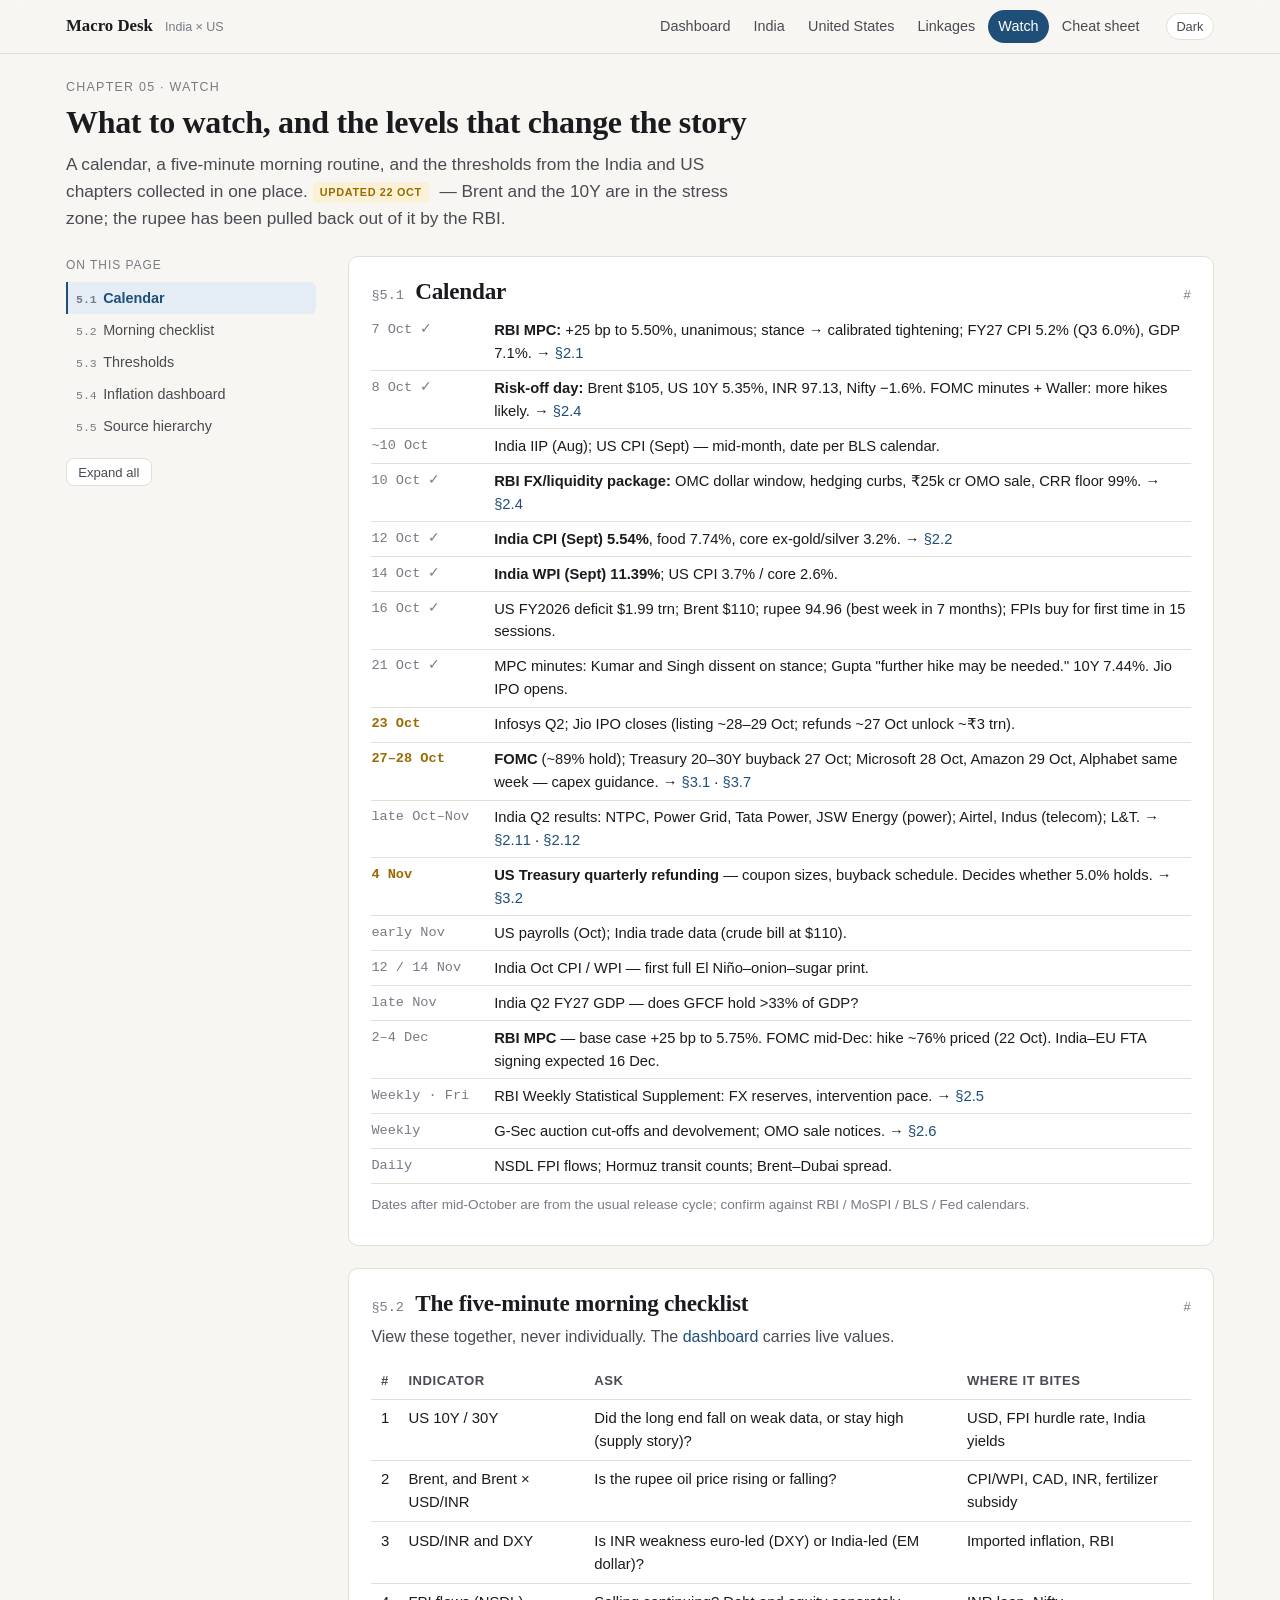
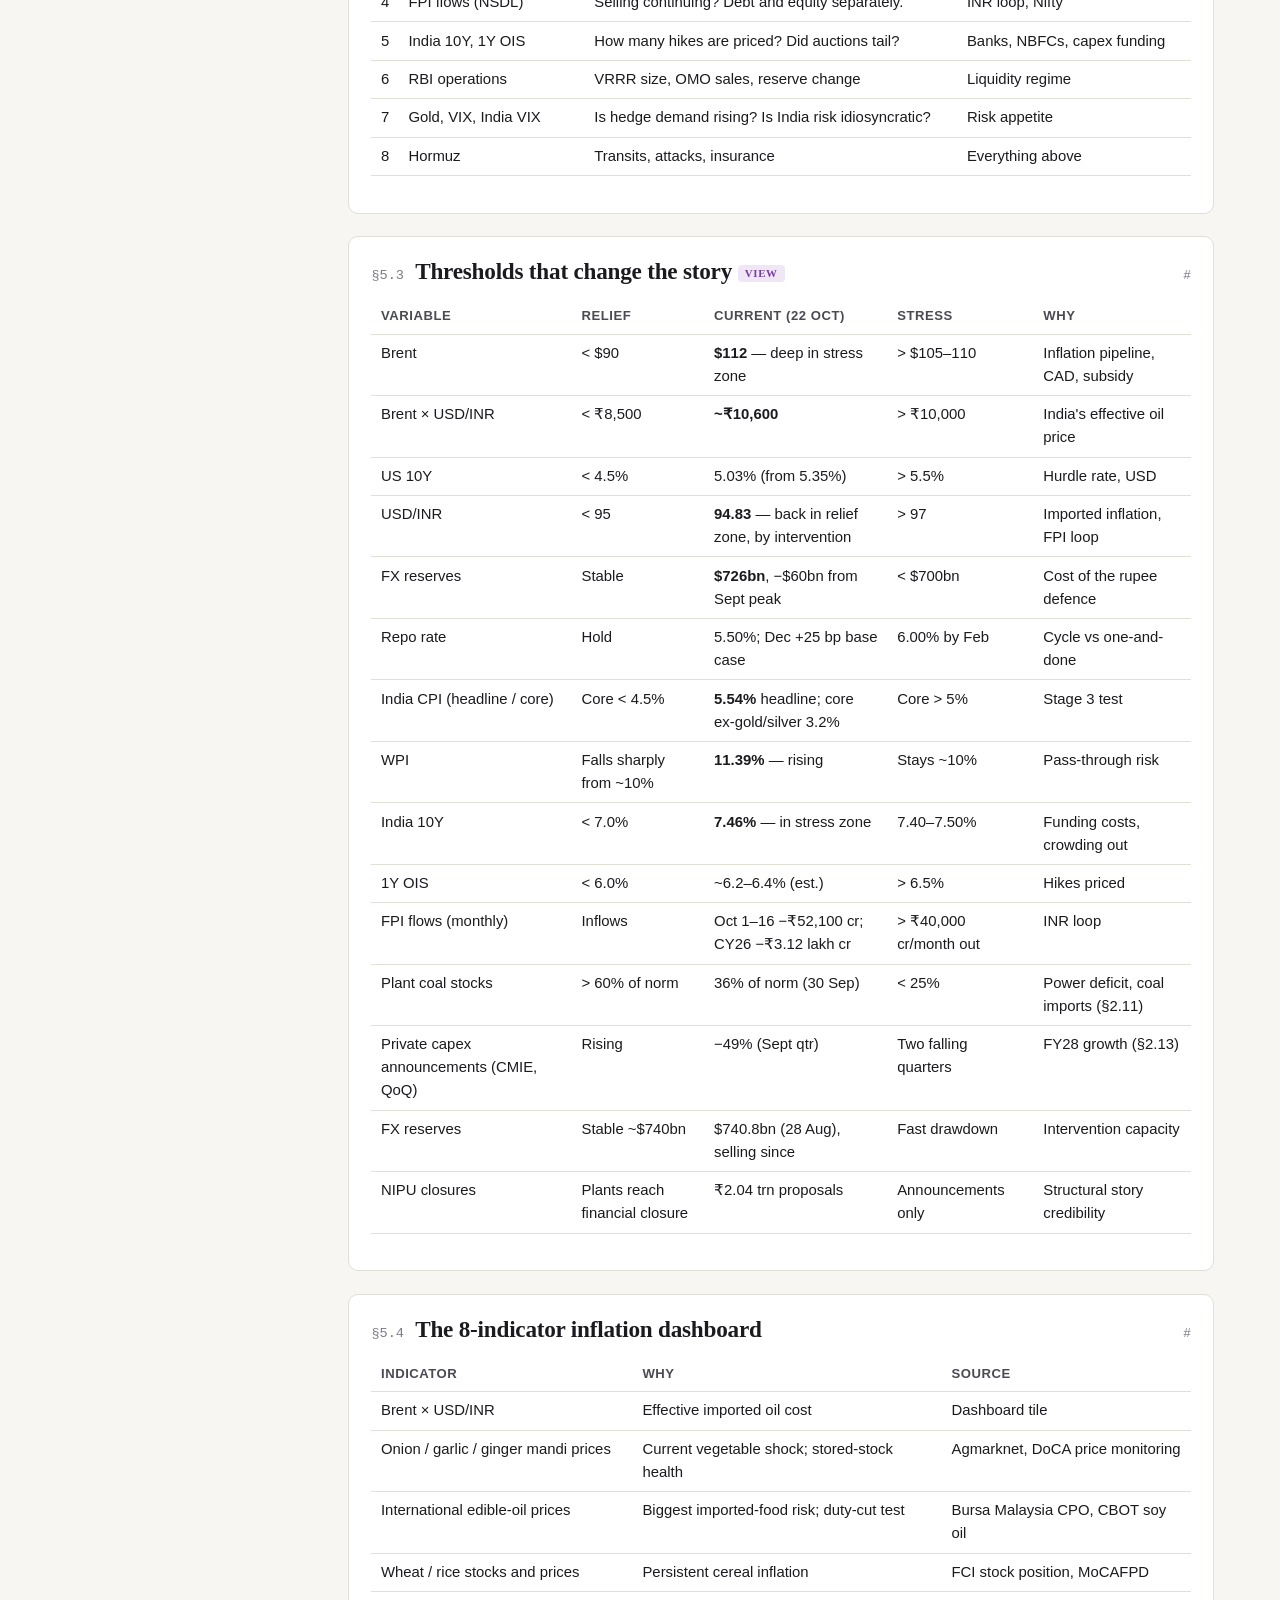
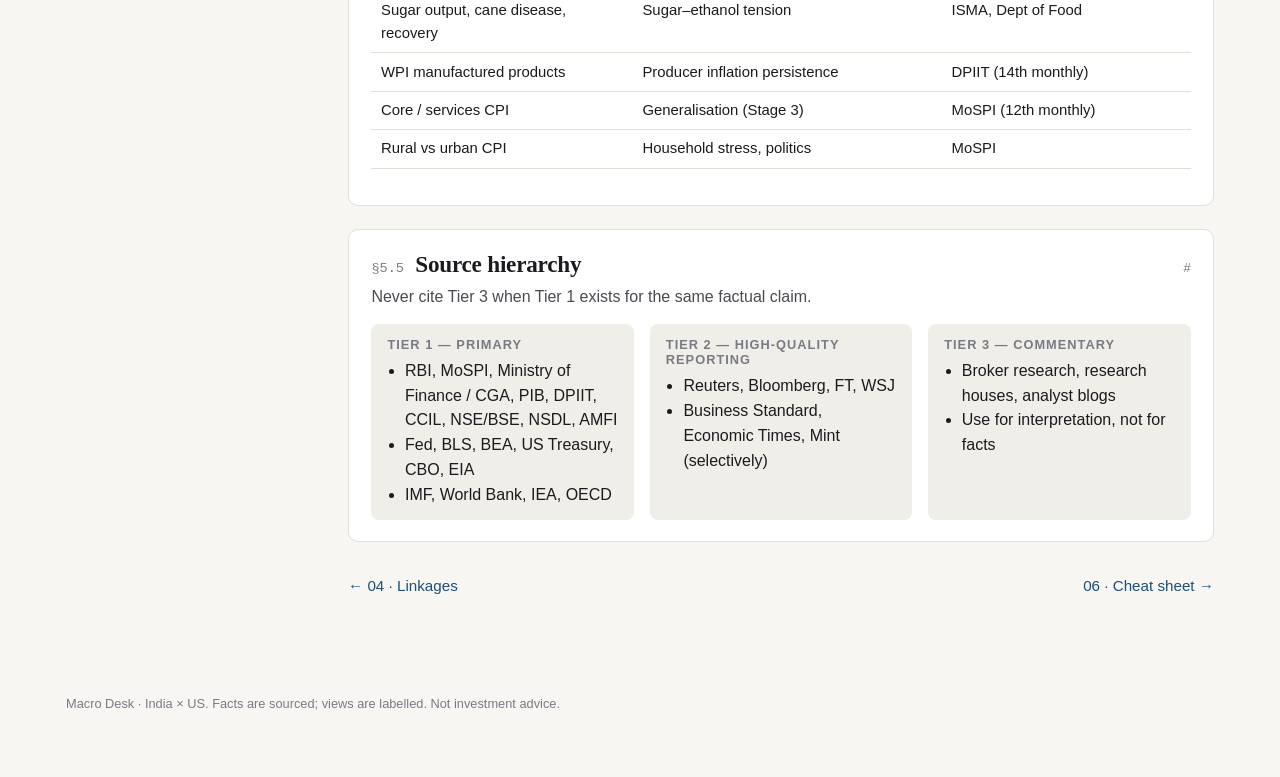
<file: watch.html>
<!doctype html>
<html lang="en">
<head>
<meta charset="utf-8">
<meta name="viewport" content="width=device-width, initial-scale=1">
<title>Watch — Macro Desk</title>
<meta name="description" content="What to watch: the event calendar, the morning checklist, the inflation dashboard and the thresholds that change the story.">
<link rel="stylesheet" href="assets/style.css">
</head>
<body>
<header class="topbar"><div class="inner">
  <a class="brand" href="index.html">Macro Desk <small>India × US</small></a>
  <nav class="nav">
    <a href="index.html">Dashboard</a><a href="india.html">India</a><a href="us.html">United States</a><a href="linkages.html">Linkages</a><a href="watch.html">Watch</a><a href="cheatsheet.html">Cheat sheet</a>
  </nav>
  <button id="themeBtn" class="theme-btn" type="button">Dark</button>
</div></header>

<main class="page">
<div class="hero">
  <div class="kicker">Chapter 05 · Watch</div>
  <h1>What to watch, and the levels that change the story</h1>
  <p class="lede">A calendar, a five-minute morning routine, and the thresholds from the India and US chapters collected in one place. <span class="badge new">Updated 22 Oct</span> — Brent and the 10Y are in the stress zone; the rupee has been pulled back out of it by the RBI.</p>
</div>

<div class="layout">
<aside class="toc">
  <div class="toc-title">On this page</div>
  <a href="#w-cal"><span class="num">5.1</span>Calendar</a>
  <a href="#w-morning"><span class="num">5.2</span>Morning checklist</a>
  <a href="#w-thresholds"><span class="num">5.3</span>Thresholds</a>
  <a href="#w-inflation"><span class="num">5.4</span>Inflation dashboard</a>
  <a href="#w-sources"><span class="num">5.5</span>Source hierarchy</a>
  <div class="toc-tools"><button id="expandAll" class="btn" type="button">Expand all</button></div>
</aside>

<div class="content">

<section class="section" id="w-cal">
  <header><span class="secnum">§5.1</span><h2>Calendar</h2><a class="anchor-link" href="#w-cal">#</a></header>
  <ul class="timeline">
    <li><span class="d">7 Oct ✓</span><span><b>RBI MPC:</b> +25 bp to 5.50%, unanimous; stance → calibrated tightening; FY27 CPI 5.2% (Q3 6.0%), GDP 7.1%. → <a href="india.html#in-rbi">§2.1</a></span></li>
    <li><span class="d">8 Oct ✓</span><span><b>Risk-off day:</b> Brent $105, US 10Y 5.35%, INR 97.13, Nifty −1.6%. FOMC minutes + Waller: more hikes likely. → <a href="india.html#in-fx">§2.4</a></span></li>
    <li><span class="d">~10 Oct</span><span>India IIP (Aug); US CPI (Sept) — mid-month, date per BLS calendar.</span></li>
    <li><span class="d">10 Oct ✓</span><span><b>RBI FX/liquidity package:</b> OMC dollar window, hedging curbs, ₹25k cr OMO sale, CRR floor 99%. → <a href="india.html#in-fx">§2.4</a></span></li>
    <li><span class="d">12 Oct ✓</span><span><b>India CPI (Sept) 5.54%</b>, food 7.74%, core ex-gold/silver 3.2%. → <a href="india.html#in-inflation">§2.2</a></span></li>
    <li><span class="d">14 Oct ✓</span><span><b>India WPI (Sept) 11.39%</b>; US CPI 3.7% / core 2.6%.</span></li>
    <li><span class="d">16 Oct ✓</span><span>US FY2026 deficit $1.99 trn; Brent $110; rupee 94.96 (best week in 7 months); FPIs buy for first time in 15 sessions.</span></li>
    <li><span class="d">21 Oct ✓</span><span>MPC minutes: Kumar and Singh dissent on stance; Gupta "further hike may be needed." 10Y 7.44%. Jio IPO opens.</span></li>
    <li class="soon"><span class="d">23 Oct</span><span>Infosys Q2; Jio IPO closes (listing ~28–29 Oct; refunds ~27 Oct unlock ~₹3 trn).</span></li>
    <li class="soon"><span class="d">27–28 Oct</span><span><b>FOMC</b> (~89% hold); Treasury 20–30Y buyback 27 Oct; Microsoft 28 Oct, Amazon 29 Oct, Alphabet same week — capex guidance. → <a href="us.html#us-fed">§3.1</a> · <a href="us.html#us-equities">§3.7</a></span></li>
    <li><span class="d">late Oct–Nov</span><span>India Q2 results: NTPC, Power Grid, Tata Power, JSW Energy (power); Airtel, Indus (telecom); L&amp;T. → <a href="india.html#in-power">§2.11</a> · <a href="india.html#in-telecom">§2.12</a></span></li>
    <li class="soon"><span class="d">4 Nov</span><span><b>US Treasury quarterly refunding</b> — coupon sizes, buyback schedule. Decides whether 5.0% holds. → <a href="us.html#us-treasuries">§3.2</a></span></li>
    <li><span class="d">early Nov</span><span>US payrolls (Oct); India trade data (crude bill at $110).</span></li>
    <li><span class="d">12 / 14 Nov</span><span>India Oct CPI / WPI — first full El Niño–onion–sugar print.</span></li>
    <li><span class="d">late Nov</span><span>India Q2 FY27 GDP — does GFCF hold &gt;33% of GDP?</span></li>
    <li><span class="d">2–4 Dec</span><span><b>RBI MPC</b> — base case +25 bp to 5.75%. FOMC mid-Dec: hike ~76% priced (22 Oct). India–EU FTA signing expected 16 Dec.</span></li>
    <li><span class="d">Weekly · Fri</span><span>RBI Weekly Statistical Supplement: FX reserves, intervention pace. → <a href="india.html#in-fcnr">§2.5</a></span></li>
    <li><span class="d">Weekly</span><span>G-Sec auction cut-offs and devolvement; OMO sale notices. → <a href="india.html#in-bonds">§2.6</a></span></li>
    <li><span class="d">Daily</span><span>NSDL FPI flows; Hormuz transit counts; Brent–Dubai spread.</span></li>
  </ul>
  <p class="meta">Dates after mid-October are from the usual release cycle; confirm against RBI / MoSPI / BLS / Fed calendars.</p>
</section>

<section class="section" id="w-morning">
  <header><span class="secnum">§5.2</span><h2>The five-minute morning checklist</h2><a class="anchor-link" href="#w-morning">#</a></header>
  <p class="oneliner">View these together, never individually. The <a href="index.html">dashboard</a> carries live values.</p>
  <table><thead><tr><th>#</th><th>Indicator</th><th>Ask</th><th>Where it bites</th></tr></thead><tbody>
    <tr><td>1</td><td>US 10Y / 30Y</td><td>Did the long end fall on weak data, or stay high (supply story)?</td><td>USD, FPI hurdle rate, India yields</td></tr>
    <tr><td>2</td><td>Brent, and Brent × USD/INR</td><td>Is the rupee oil price rising or falling?</td><td>CPI/WPI, CAD, INR, fertilizer subsidy</td></tr>
    <tr><td>3</td><td>USD/INR and DXY</td><td>Is INR weakness euro-led (DXY) or India-led (EM dollar)?</td><td>Imported inflation, RBI</td></tr>
    <tr><td>4</td><td>FPI flows (NSDL)</td><td>Selling continuing? Debt and equity separately.</td><td>INR loop, Nifty</td></tr>
    <tr><td>5</td><td>India 10Y, 1Y OIS</td><td>How many hikes are priced? Did auctions tail?</td><td>Banks, NBFCs, capex funding</td></tr>
    <tr><td>6</td><td>RBI operations</td><td>VRRR size, OMO sales, reserve change</td><td>Liquidity regime</td></tr>
    <tr><td>7</td><td>Gold, VIX, India VIX</td><td>Is hedge demand rising? Is India risk idiosyncratic?</td><td>Risk appetite</td></tr>
    <tr><td>8</td><td>Hormuz</td><td>Transits, attacks, insurance</td><td>Everything above</td></tr>
  </tbody></table>
</section>

<section class="section" id="w-thresholds">
  <header><span class="secnum">§5.3</span><h2>Thresholds that change the story <span class="badge view">View</span></h2><a class="anchor-link" href="#w-thresholds">#</a></header>
  <div class="table-wrap"><table><thead><tr><th>Variable</th><th>Relief</th><th>Current (22 Oct)</th><th>Stress</th><th>Why</th></tr></thead><tbody>
    <tr><td>Brent</td><td>&lt; $90</td><td><b>$112</b> — deep in stress zone</td><td>&gt; $105–110</td><td>Inflation pipeline, CAD, subsidy</td></tr>
    <tr><td>Brent × USD/INR</td><td>&lt; ₹8,500</td><td><b>~₹10,600</b></td><td>&gt; ₹10,000</td><td>India's effective oil price</td></tr>
    <tr><td>US 10Y</td><td>&lt; 4.5%</td><td>5.03% (from 5.35%)</td><td>&gt; 5.5%</td><td>Hurdle rate, USD</td></tr>
    <tr><td>USD/INR</td><td>&lt; 95</td><td><b>94.83</b> — back in relief zone, by intervention</td><td>&gt; 97</td><td>Imported inflation, FPI loop</td></tr>
    <tr><td>FX reserves</td><td>Stable</td><td><b>$726bn</b>, −$60bn from Sept peak</td><td>&lt; $700bn</td><td>Cost of the rupee defence</td></tr>
    <tr><td>Repo rate</td><td>Hold</td><td>5.50%; Dec +25 bp base case</td><td>6.00% by Feb</td><td>Cycle vs one-and-done</td></tr>
    <tr><td>India CPI (headline / core)</td><td>Core &lt; 4.5%</td><td><b>5.54%</b> headline; core ex-gold/silver 3.2%</td><td>Core &gt; 5%</td><td>Stage 3 test</td></tr>
    <tr><td>WPI</td><td>Falls sharply from ~10%</td><td><b>11.39%</b> — rising</td><td>Stays ~10%</td><td>Pass-through risk</td></tr>
    <tr><td>India 10Y</td><td>&lt; 7.0%</td><td><b>7.46%</b> — in stress zone</td><td>7.40–7.50%</td><td>Funding costs, crowding out</td></tr>
    <tr><td>1Y OIS</td><td>&lt; 6.0%</td><td>~6.2–6.4% (est.)</td><td>&gt; 6.5%</td><td>Hikes priced</td></tr>
    <tr><td>FPI flows (monthly)</td><td>Inflows</td><td>Oct 1–16 −₹52,100 cr; CY26 −₹3.12 lakh cr</td><td>&gt; ₹40,000 cr/month out</td><td>INR loop</td></tr>
    <tr><td>Plant coal stocks</td><td>&gt; 60% of norm</td><td>36% of norm (30 Sep)</td><td>&lt; 25%</td><td>Power deficit, coal imports (§2.11)</td></tr>
    <tr><td>Private capex announcements (CMIE, QoQ)</td><td>Rising</td><td>−49% (Sept qtr)</td><td>Two falling quarters</td><td>FY28 growth (§2.13)</td></tr>
    <tr><td>FX reserves</td><td>Stable ~$740bn</td><td>$740.8bn (28 Aug), selling since</td><td>Fast drawdown</td><td>Intervention capacity</td></tr>
    <tr><td>NIPU closures</td><td>Plants reach financial closure</td><td>₹2.04 trn proposals</td><td>Announcements only</td><td>Structural story credibility</td></tr>
  </tbody></table></div>
</section>

<section class="section" id="w-inflation">
  <header><span class="secnum">§5.4</span><h2>The 8-indicator inflation dashboard</h2><a class="anchor-link" href="#w-inflation">#</a></header>
  <table><thead><tr><th>Indicator</th><th>Why</th><th>Source</th></tr></thead><tbody>
    <tr><td>Brent × USD/INR</td><td>Effective imported oil cost</td><td>Dashboard tile</td></tr>
    <tr><td>Onion / garlic / ginger mandi prices</td><td>Current vegetable shock; stored-stock health</td><td>Agmarknet, DoCA price monitoring</td></tr>
    <tr><td>International edible-oil prices</td><td>Biggest imported-food risk; duty-cut test</td><td>Bursa Malaysia CPO, CBOT soy oil</td></tr>
    <tr><td>Wheat / rice stocks and prices</td><td>Persistent cereal inflation</td><td>FCI stock position, MoCAFPD</td></tr>
    <tr><td>Sugar output, cane disease, recovery</td><td>Sugar–ethanol tension</td><td>ISMA, Dept of Food</td></tr>
    <tr><td>WPI manufactured products</td><td>Producer inflation persistence</td><td>DPIIT (14th monthly)</td></tr>
    <tr><td>Core / services CPI</td><td>Generalisation (Stage 3)</td><td>MoSPI (12th monthly)</td></tr>
    <tr><td>Rural vs urban CPI</td><td>Household stress, politics</td><td>MoSPI</td></tr>
  </tbody></table>
</section>

<section class="section" id="w-sources">
  <header><span class="secnum">§5.5</span><h2>Source hierarchy</h2><a class="anchor-link" href="#w-sources">#</a></header>
  <p class="oneliner">Never cite Tier 3 when Tier 1 exists for the same factual claim.</p>
  <div class="grid2">
    <div class="card"><h4>Tier 1 — Primary</h4><ul><li>RBI, MoSPI, Ministry of Finance / CGA, PIB, DPIIT, CCIL, NSE/BSE, NSDL, AMFI</li><li>Fed, BLS, BEA, US Treasury, CBO, EIA</li><li>IMF, World Bank, IEA, OECD</li></ul></div>
    <div class="card"><h4>Tier 2 — High-quality reporting</h4><ul><li>Reuters, Bloomberg, FT, WSJ</li><li>Business Standard, Economic Times, Mint (selectively)</li></ul></div>
    <div class="card"><h4>Tier 3 — Commentary</h4><ul><li>Broker research, research houses, analyst blogs</li><li>Use for interpretation, not for facts</li></ul></div>
  </div>
</section>

<nav class="pager"><a href="linkages.html">← 04 · Linkages</a><a href="cheatsheet.html">06 · Cheat sheet →</a></nav>
</div></div>
</main>
<footer>Macro Desk · India × US. Facts are sourced; views are labelled. Not investment advice.</footer>
<script src="assets/app.js"></script>
</body>
</html>
</file>
<file: assets/style.css>
/* Macro-Tracker — desk briefing styles */
:root {
  --bg: #f7f6f2;
  --surface: #ffffff;
  --surface-2: #f0eee8;
  --ink: #1b1b1f;
  --ink-2: #4a4a52;
  --muted: #7a7a85;
  --line: #e2dfd6;
  --accent: #1f4e79;
  --accent-soft: #e4edf6;
  --up: #1d7a4a;
  --up-soft: #e3f3ea;
  --down: #b3342a;
  --down-soft: #f9e6e3;
  --warn: #9a6b00;
  --warn-soft: #fbf1d6;
  --fact: #1f4e79;
  --view: #7a3e9d;
  --view-soft: #f0e7f6;
  --mono: ui-monospace, SFMono-Regular, Menlo, Consolas, monospace;
  --serif: "Iowan Old Style", "Palatino Linotype", Palatino, Georgia, serif;
  --sans: -apple-system, BlinkMacSystemFont, "Segoe UI", Inter, Roboto, Helvetica, Arial, sans-serif;
  --radius: 10px;
  --maxw: 1180px;
}
@media (prefers-color-scheme: dark) {
  :root:not([data-theme="light"]) {
    --bg: #121316; --surface: #1b1c21; --surface-2: #23252b; --ink: #ecebe6; --ink-2: #c3c2bb; --muted: #8e8e97;
    --line: #2e3038; --accent: #7fb0e0; --accent-soft: #1d2c3d; --up: #5fc98f; --up-soft: #16311f; --down: #f0877b; --down-soft: #3a1d19;
    --warn: #e3b64a; --warn-soft: #332a14; --fact: #7fb0e0; --view: #c79be3; --view-soft: #2a1f33;
  }
}
:root[data-theme="dark"] {
  --bg: #121316; --surface: #1b1c21; --surface-2: #23252b; --ink: #ecebe6; --ink-2: #c3c2bb; --muted: #8e8e97;
  --line: #2e3038; --accent: #7fb0e0; --accent-soft: #1d2c3d; --up: #5fc98f; --up-soft: #16311f; --down: #f0877b; --down-soft: #3a1d19;
  --warn: #e3b64a; --warn-soft: #332a14; --fact: #7fb0e0; --view: #c79be3; --view-soft: #2a1f33;
}

* { box-sizing: border-box; }
html { scroll-behavior: smooth; scroll-padding-top: 72px; }
body { margin: 0; background: var(--bg); color: var(--ink); font-family: var(--sans); font-size: 16px; line-height: 1.55; }
a { color: var(--accent); text-decoration: none; }
a:hover { text-decoration: underline; }
h1, h2, h3, h4 { font-family: var(--serif); line-height: 1.2; margin: 0 0 .5rem; letter-spacing: -.01em; }
h1 { font-size: 2rem; }
h2 { font-size: 1.45rem; }
h3 { font-size: 1.1rem; margin-top: 1.4rem; }
p { margin: .6rem 0; }
code, .mono { font-family: var(--mono); font-size: .92em; }
hr { border: 0; border-top: 1px solid var(--line); margin: 1.5rem 0; }
table { border-collapse: collapse; width: 100%; font-size: .93rem; margin: .8rem 0 1rem; }
th, td { text-align: left; padding: .45rem .6rem; border-bottom: 1px solid var(--line); vertical-align: top; }
th { font-weight: 600; color: var(--ink-2); font-size: .82rem; text-transform: uppercase; letter-spacing: .04em; }
td.num, th.num { text-align: right; font-variant-numeric: tabular-nums; font-family: var(--mono); }
.table-wrap { overflow-x: auto; }

/* Top bar */
.topbar { position: sticky; top: 0; z-index: 50; background: color-mix(in srgb, var(--bg) 88%, transparent); backdrop-filter: blur(8px); border-bottom: 1px solid var(--line); }
.topbar .inner { max-width: var(--maxw); margin: 0 auto; padding: .6rem 16px; display: flex; align-items: center; gap: 1rem; }
.brand { font-family: var(--serif); font-weight: 700; font-size: 1.05rem; color: var(--ink); white-space: nowrap; }
.brand small { font-family: var(--sans); font-weight: 500; color: var(--muted); margin-left: .5rem; font-size: .78rem; }
.nav { display: flex; gap: .15rem; margin-left: auto; overflow-x: auto; scrollbar-width: none; }
.nav::-webkit-scrollbar { display: none; }
.nav a { padding: .35rem .65rem; border-radius: 999px; color: var(--ink-2); font-size: .9rem; white-space: nowrap; }
.nav a:hover { background: var(--surface-2); text-decoration: none; }
.nav a.active { background: var(--accent); color: #fff; }
.theme-btn { border: 1px solid var(--line); background: var(--surface); color: var(--ink-2); border-radius: 999px; padding: .3rem .6rem; cursor: pointer; font-size: .8rem; }

/* Layout */
.page { max-width: var(--maxw); margin: 0 auto; padding: 1.5rem 16px 4rem; }
.layout { display: grid; grid-template-columns: 250px minmax(0, 1fr); gap: 2rem; }
@media (max-width: 900px) { .layout { grid-template-columns: 1fr; } .toc { position: static !important; max-height: none !important; } }
.toc { position: sticky; top: 72px; align-self: start; max-height: calc(100vh - 90px); overflow: auto; font-size: .9rem; }
.toc .toc-title { font-size: .75rem; text-transform: uppercase; letter-spacing: .08em; color: var(--muted); margin-bottom: .5rem; }
.toc a { display: block; padding: .3rem .5rem; border-left: 2px solid transparent; color: var(--ink-2); border-radius: 0 6px 6px 0; }
.toc a:hover { background: var(--surface-2); text-decoration: none; }
.toc a.active { border-left-color: var(--accent); color: var(--accent); font-weight: 600; background: var(--accent-soft); }
.toc .num { color: var(--muted); font-family: var(--mono); font-size: .8em; margin-right: .4rem; }
.toc-tools { margin-top: 1rem; display: flex; gap: .4rem; flex-wrap: wrap; }
.btn { border: 1px solid var(--line); background: var(--surface); color: var(--ink-2); border-radius: 8px; padding: .35rem .7rem; cursor: pointer; font-size: .82rem; }
.btn:hover { background: var(--surface-2); }

.hero { margin-bottom: 1.5rem; }
.hero .kicker { font-size: .78rem; text-transform: uppercase; letter-spacing: .1em; color: var(--muted); margin-bottom: .4rem; }
.hero p.lede { font-size: 1.08rem; color: var(--ink-2); max-width: 70ch; }
.meta { color: var(--muted); font-size: .85rem; }

/* Sections */
.section { background: var(--surface); border: 1px solid var(--line); border-radius: var(--radius); padding: 1.3rem 1.4rem; margin-bottom: 1.4rem; scroll-margin-top: 80px; }
.section header { display: flex; align-items: baseline; gap: .7rem; flex-wrap: wrap; }
.section header .secnum { font-family: var(--mono); color: var(--muted); font-size: .85rem; }
.section header h2 { margin: 0; }
.section .oneliner { color: var(--ink-2); margin: .4rem 0 .9rem; font-size: 1rem; }
.anchor-link { color: var(--muted); font-size: .8rem; margin-left: auto; }

/* Tabs */
.tabs { display: flex; gap: .25rem; border-bottom: 1px solid var(--line); margin: .5rem 0 1rem; overflow-x: auto; scrollbar-width: none; }
.tabs::-webkit-scrollbar { display: none; }
.tab { border: 0; background: transparent; padding: .5rem .8rem; cursor: pointer; color: var(--ink-2); font-size: .9rem; border-bottom: 2px solid transparent; margin-bottom: -1px; white-space: nowrap; }
.tab:hover { color: var(--ink); }
.tab.active { color: var(--accent); border-bottom-color: var(--accent); font-weight: 600; }
.panel { display: none; }
.panel.active { display: block; }
.section.expanded .panel { display: block; }
.section.expanded .panel + .panel { border-top: 1px dashed var(--line); margin-top: 1rem; padding-top: 1rem; }
.section.expanded .tabs { display: none; }
.section.expanded .panel::before { content: attr(data-title); display: block; font-size: .75rem; text-transform: uppercase; letter-spacing: .08em; color: var(--muted); margin-bottom: .4rem; }

/* Badges */
.badge { display: inline-block; font-size: .68rem; font-weight: 700; letter-spacing: .06em; text-transform: uppercase; padding: .12rem .45rem; border-radius: 4px; vertical-align: middle; margin-right: .35rem; }
.badge.fact { background: var(--accent-soft); color: var(--fact); }
.badge.view { background: var(--view-soft); color: var(--view); }
.badge.new { background: var(--warn-soft); color: var(--warn); }
.badge.src { background: var(--surface-2); color: var(--muted); }

/* Callouts */
.callout { border-left: 3px solid var(--accent); background: var(--accent-soft); padding: .7rem 1rem; border-radius: 0 8px 8px 0; margin: .9rem 0; }
.callout.view { border-left-color: var(--view); background: var(--view-soft); }
.callout.warn { border-left-color: var(--warn); background: var(--warn-soft); }
.callout .label { font-size: .7rem; text-transform: uppercase; letter-spacing: .08em; font-weight: 700; color: var(--ink-2); display: block; margin-bottom: .25rem; }

/* Mechanism chain */
.chain { display: flex; flex-wrap: wrap; align-items: center; gap: .35rem; margin: .8rem 0; font-size: .92rem; }
.chain span { background: var(--surface-2); border: 1px solid var(--line); padding: .25rem .6rem; border-radius: 999px; white-space: nowrap; }
.chain i { color: var(--muted); font-style: normal; }
.chain span.hot { background: var(--down-soft); border-color: transparent; }
.chain span.cool { background: var(--up-soft); border-color: transparent; }

/* Key numbers */
.kn { display: grid; grid-template-columns: repeat(auto-fill, minmax(150px, 1fr)); gap: .6rem; margin: .8rem 0; }
.kn div { background: var(--surface-2); border-radius: 8px; padding: .6rem .7rem; }
.kn b { display: block; font-family: var(--mono); font-size: 1.15rem; font-weight: 600; }
.kn small { color: var(--muted); font-size: .76rem; display: block; line-height: 1.3; }

/* Two-column grids */
.grid2 { display: grid; grid-template-columns: repeat(auto-fit, minmax(260px, 1fr)); gap: 1rem; }
.card { background: var(--surface-2); border-radius: 8px; padding: .8rem 1rem; }
.card h4 { margin: 0 0 .4rem; font-family: var(--sans); font-size: .8rem; text-transform: uppercase; letter-spacing: .08em; color: var(--muted); }
.card ul { margin: .3rem 0 0; padding-left: 1.1rem; }
.card.bull { border-top: 3px solid var(--up); }
.card.bear { border-top: 3px solid var(--down); }
.card.trigger { border-top: 3px solid var(--warn); }

ul.tight { margin: .3rem 0 .6rem; padding-left: 1.2rem; }
ul.tight li { margin: .2rem 0; }
.sources { font-size: .82rem; color: var(--muted); margin-top: 1rem; padding-top: .6rem; border-top: 1px dashed var(--line); }
.sources a { margin-right: .7rem; }
.pager { display: flex; justify-content: space-between; margin-top: 2rem; font-size: .95rem; }

/* Dashboard */
.dash-head { display: flex; align-items: baseline; gap: 1rem; flex-wrap: wrap; margin-bottom: .6rem; }
.dash-head .stamp { color: var(--muted); font-size: .85rem; margin-left: auto; }
.dash-head .stamp.stale { color: var(--warn); }
.group { margin-bottom: 1.2rem; }
.group h3 { font-family: var(--sans); font-size: .78rem; text-transform: uppercase; letter-spacing: .1em; color: var(--muted); margin: .4rem 0 .5rem; }
.tiles { display: grid; grid-template-columns: repeat(auto-fill, minmax(148px, 1fr)); gap: .6rem; }
.tile { background: var(--surface); border: 1px solid var(--line); border-radius: 10px; padding: .65rem .8rem; min-height: 86px; display: flex; flex-direction: column; }
.tile .lbl { font-size: .78rem; color: var(--ink-2); display: flex; justify-content: space-between; gap: .4rem; }
.tile .val { font-family: var(--mono); font-size: 1.35rem; font-weight: 600; margin-top: .15rem; font-variant-numeric: tabular-nums; }
.tile .chg { font-family: var(--mono); font-size: .82rem; margin-top: auto; display: flex; align-items: center; gap: .3rem; }
.tile .chg.up { color: var(--up); }
.tile .chg.down { color: var(--down); }
.tile .chg.flat { color: var(--muted); }
.tile .note { font-size: .7rem; color: var(--muted); margin-top: .2rem; }
.tile.stale .val { color: var(--muted); }
.tile.manual { border-style: dashed; }
.dot { width: 8px; height: 8px; border-radius: 50%; background: var(--muted); display: inline-block; }
.dot.up { background: var(--up); } .dot.down { background: var(--down); }
.legend { font-size: .78rem; color: var(--muted); margin-top: .4rem; }

.chapters { display: grid; grid-template-columns: repeat(auto-fill, minmax(230px, 1fr)); gap: .8rem; margin-top: .8rem; }
.chapter { background: var(--surface); border: 1px solid var(--line); border-radius: 10px; padding: .9rem 1rem; color: inherit; display: block; }
.chapter:hover { text-decoration: none; border-color: var(--accent); }
.chapter .n { font-family: var(--mono); color: var(--muted); font-size: .8rem; }
.chapter h3 { margin: .2rem 0 .3rem; font-size: 1.05rem; }
.chapter p { margin: 0; color: var(--ink-2); font-size: .88rem; }

.five { counter-reset: five; padding-left: 0; list-style: none; }
.five li { counter-increment: five; display: grid; grid-template-columns: 2rem 1fr; gap: .6rem; padding: .6rem 0; border-bottom: 1px solid var(--line); }
.five li::before { content: counter(five, decimal-leading-zero); font-family: var(--mono); color: var(--muted); }
.five b { display: block; }

.timeline { list-style: none; padding: 0; margin: .5rem 0; }
.timeline li { display: grid; grid-template-columns: 110px 1fr; gap: .8rem; padding: .35rem 0; border-bottom: 1px solid var(--line); font-size: .92rem; }
.timeline .d { font-family: var(--mono); color: var(--muted); font-size: .85rem; }
.timeline li.soon .d { color: var(--warn); font-weight: 600; }

footer { max-width: var(--maxw); margin: 2rem auto; padding: 0 16px 2rem; color: var(--muted); font-size: .8rem; }
.search { width: 100%; padding: .45rem .6rem; border: 1px solid var(--line); border-radius: 8px; background: var(--surface); color: var(--ink); font-size: .9rem; margin-bottom: .6rem; }
mark { background: var(--warn-soft); color: inherit; padding: 0 .1em; }
details summary { cursor: pointer; color: var(--accent); font-weight: 600; margin: .4rem 0; }
.small { font-size: .85rem; color: var(--ink-2); }
@media (max-width: 600px) { h1 { font-size: 1.6rem; } .section { padding: 1rem; } .layout { gap: 1rem; } }
@media print { .topbar, .toc, .tabs, .pager, .theme-btn { display: none !important; } .panel { display: block !important; } .section { break-inside: avoid; } }
</file>
